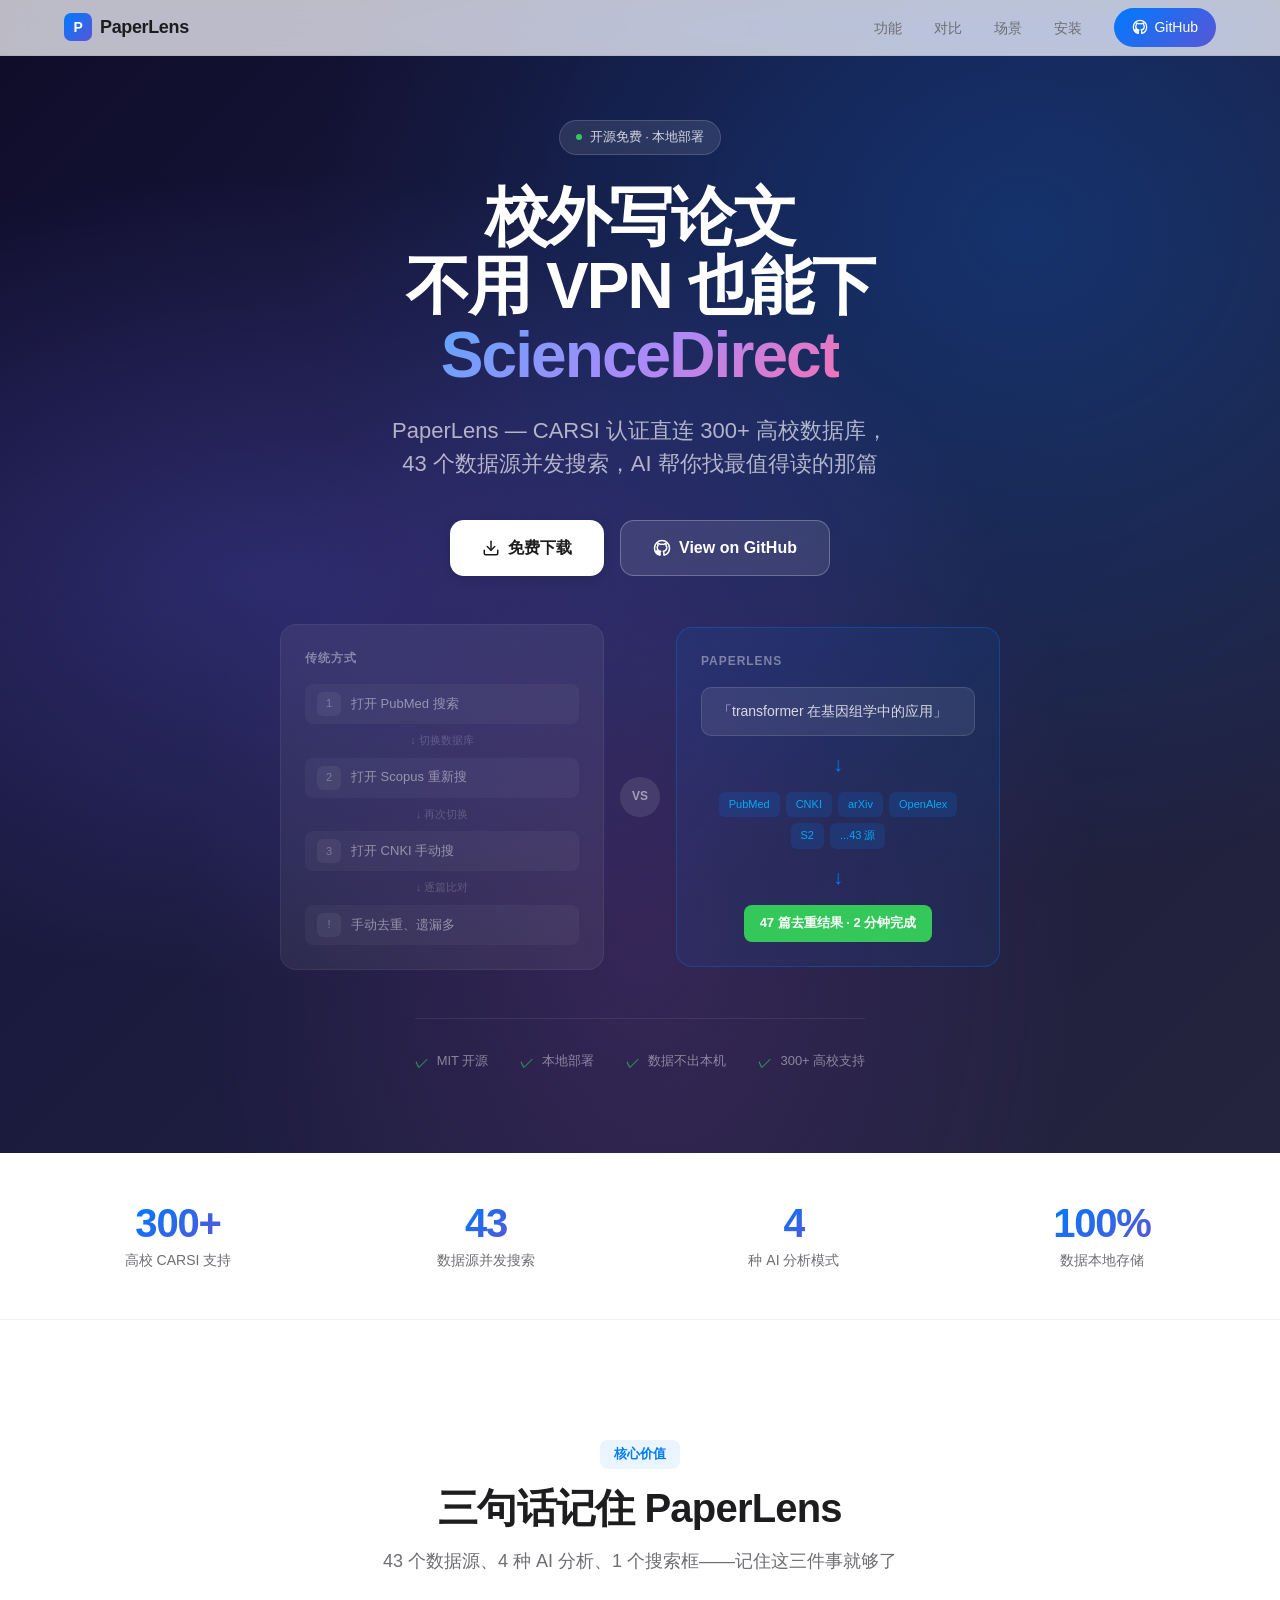
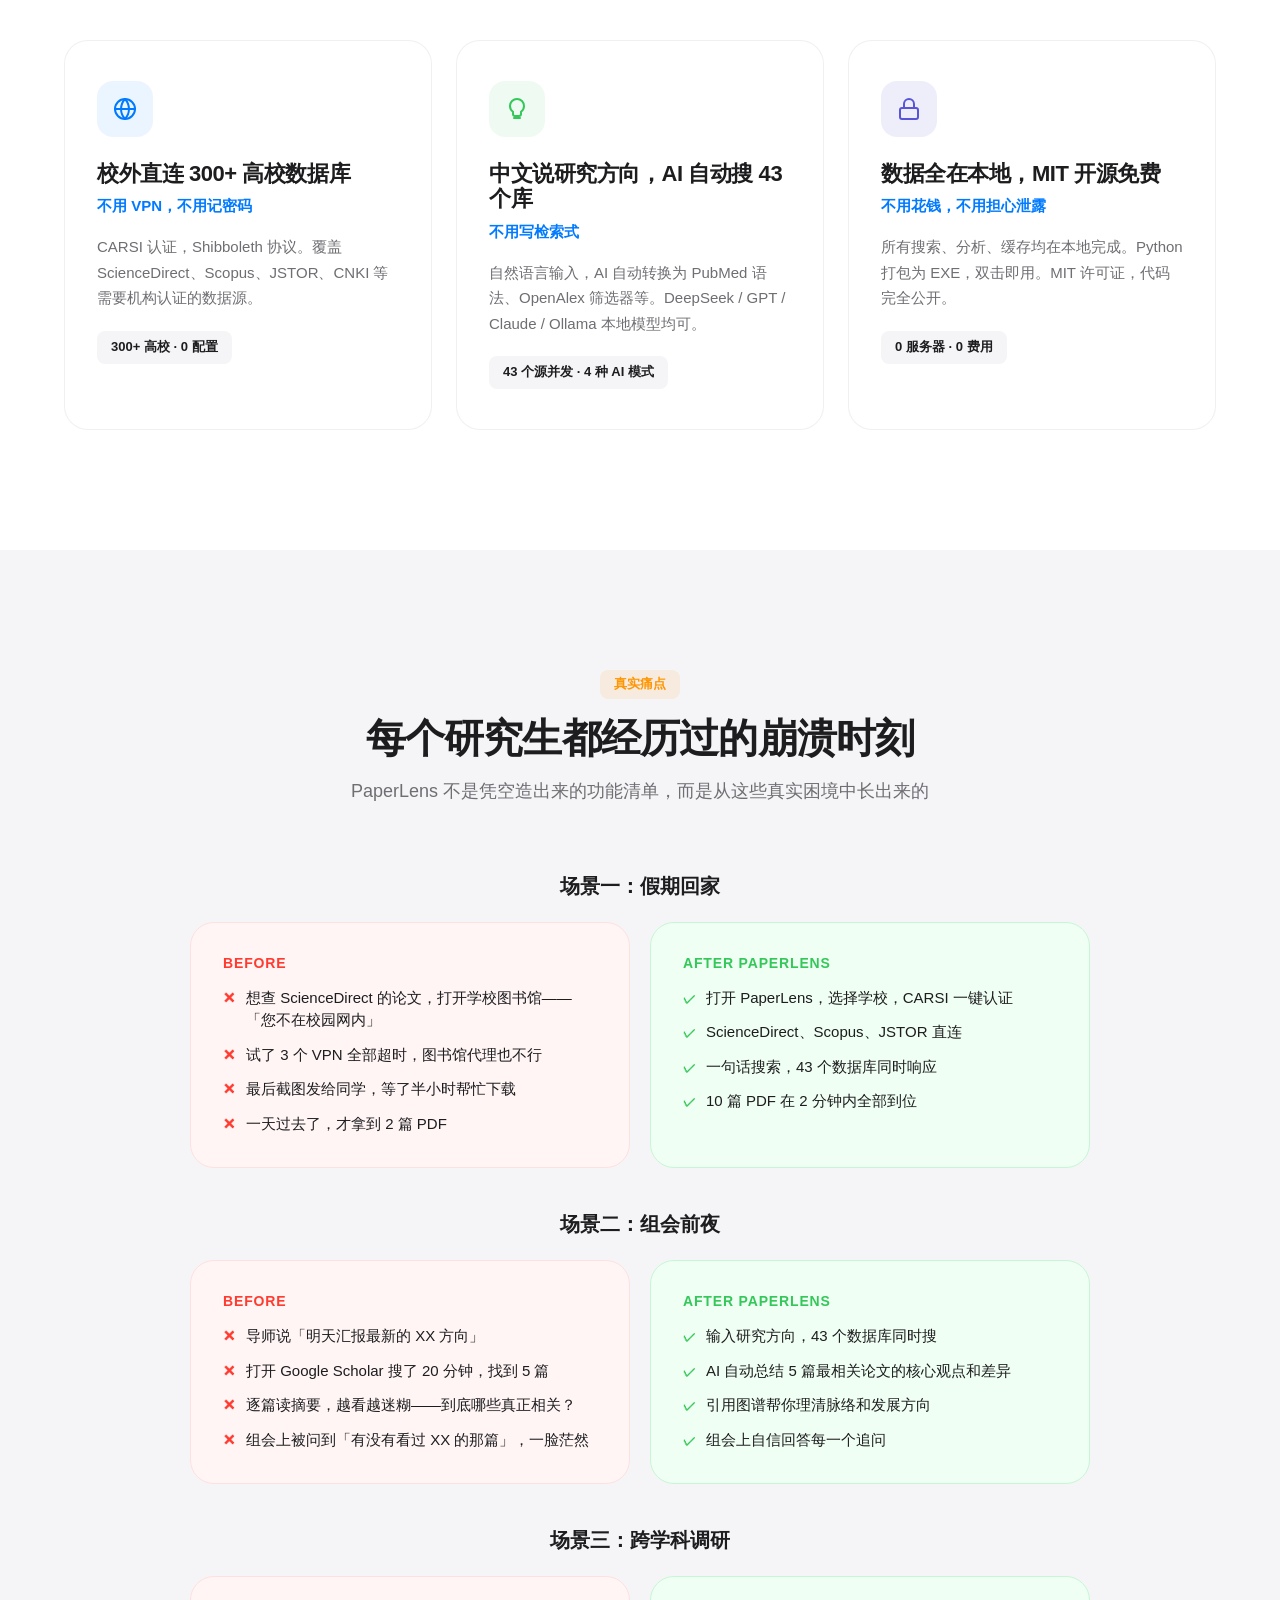
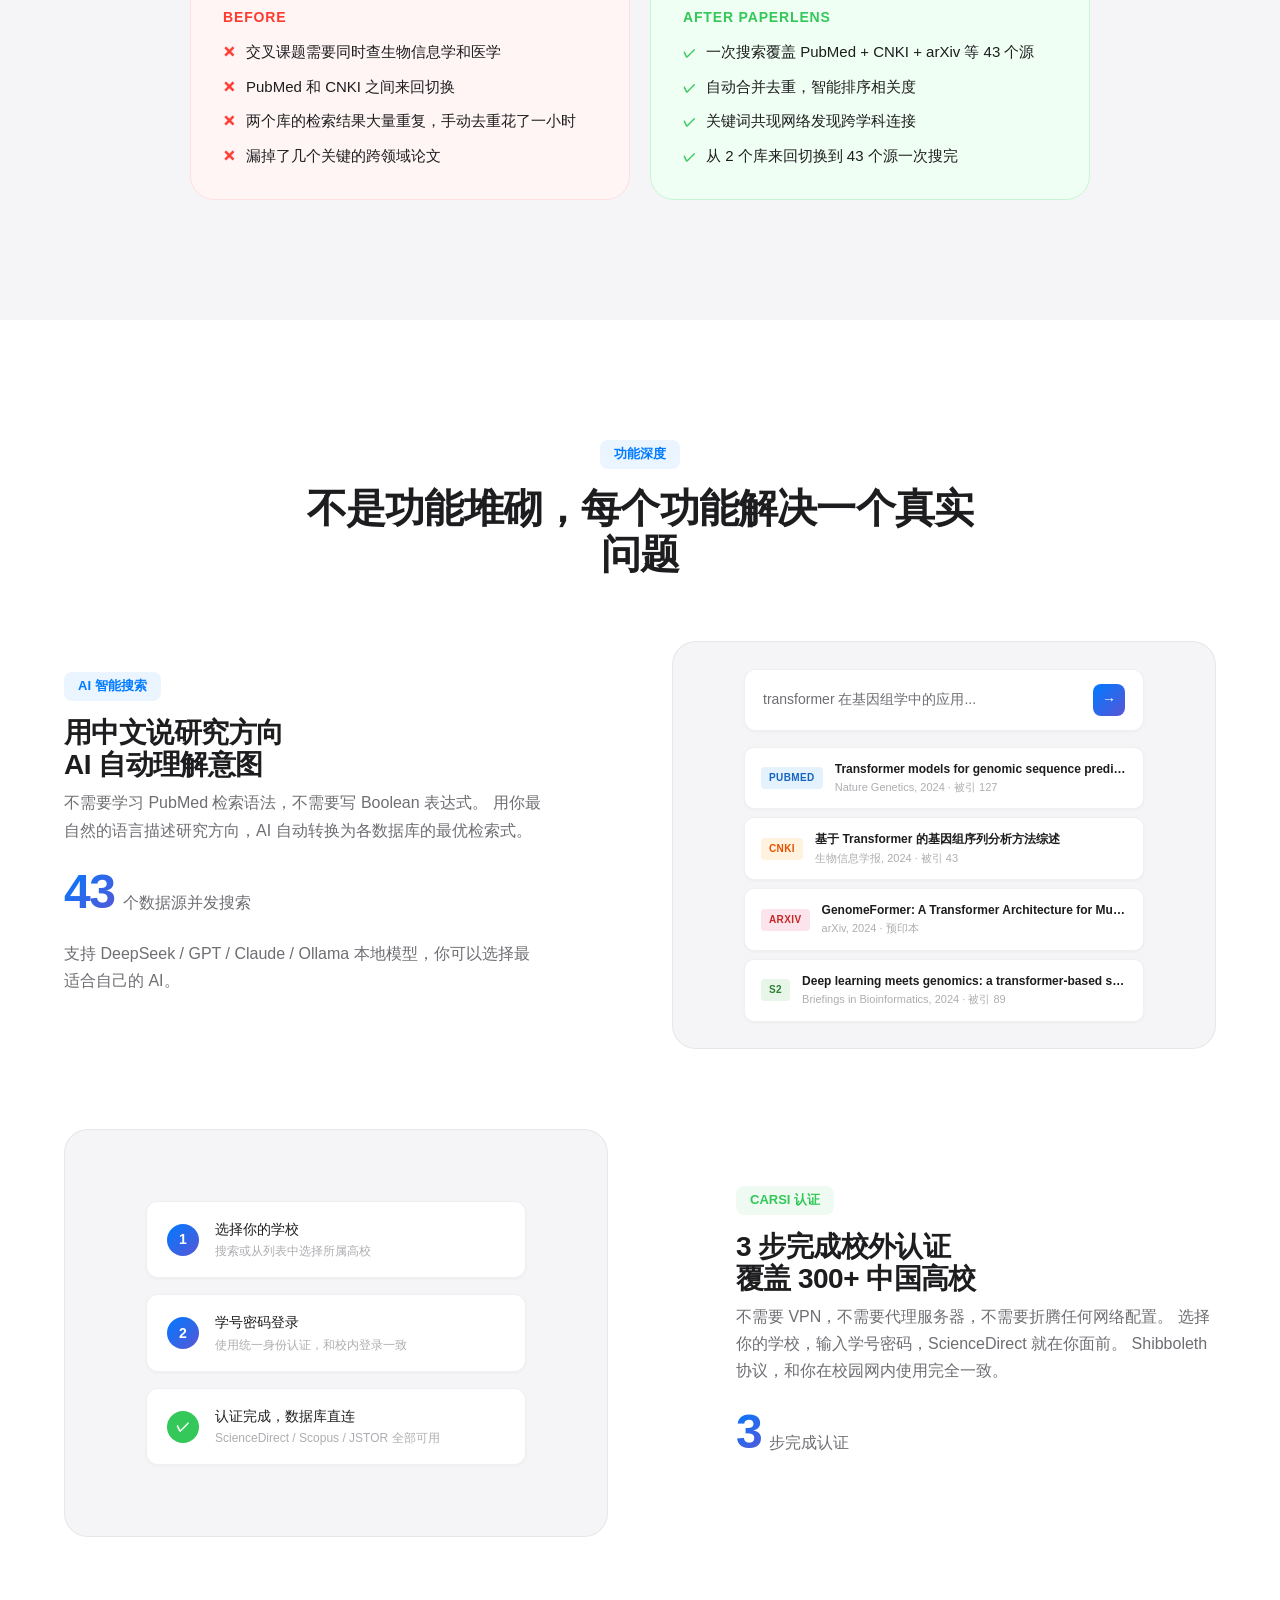
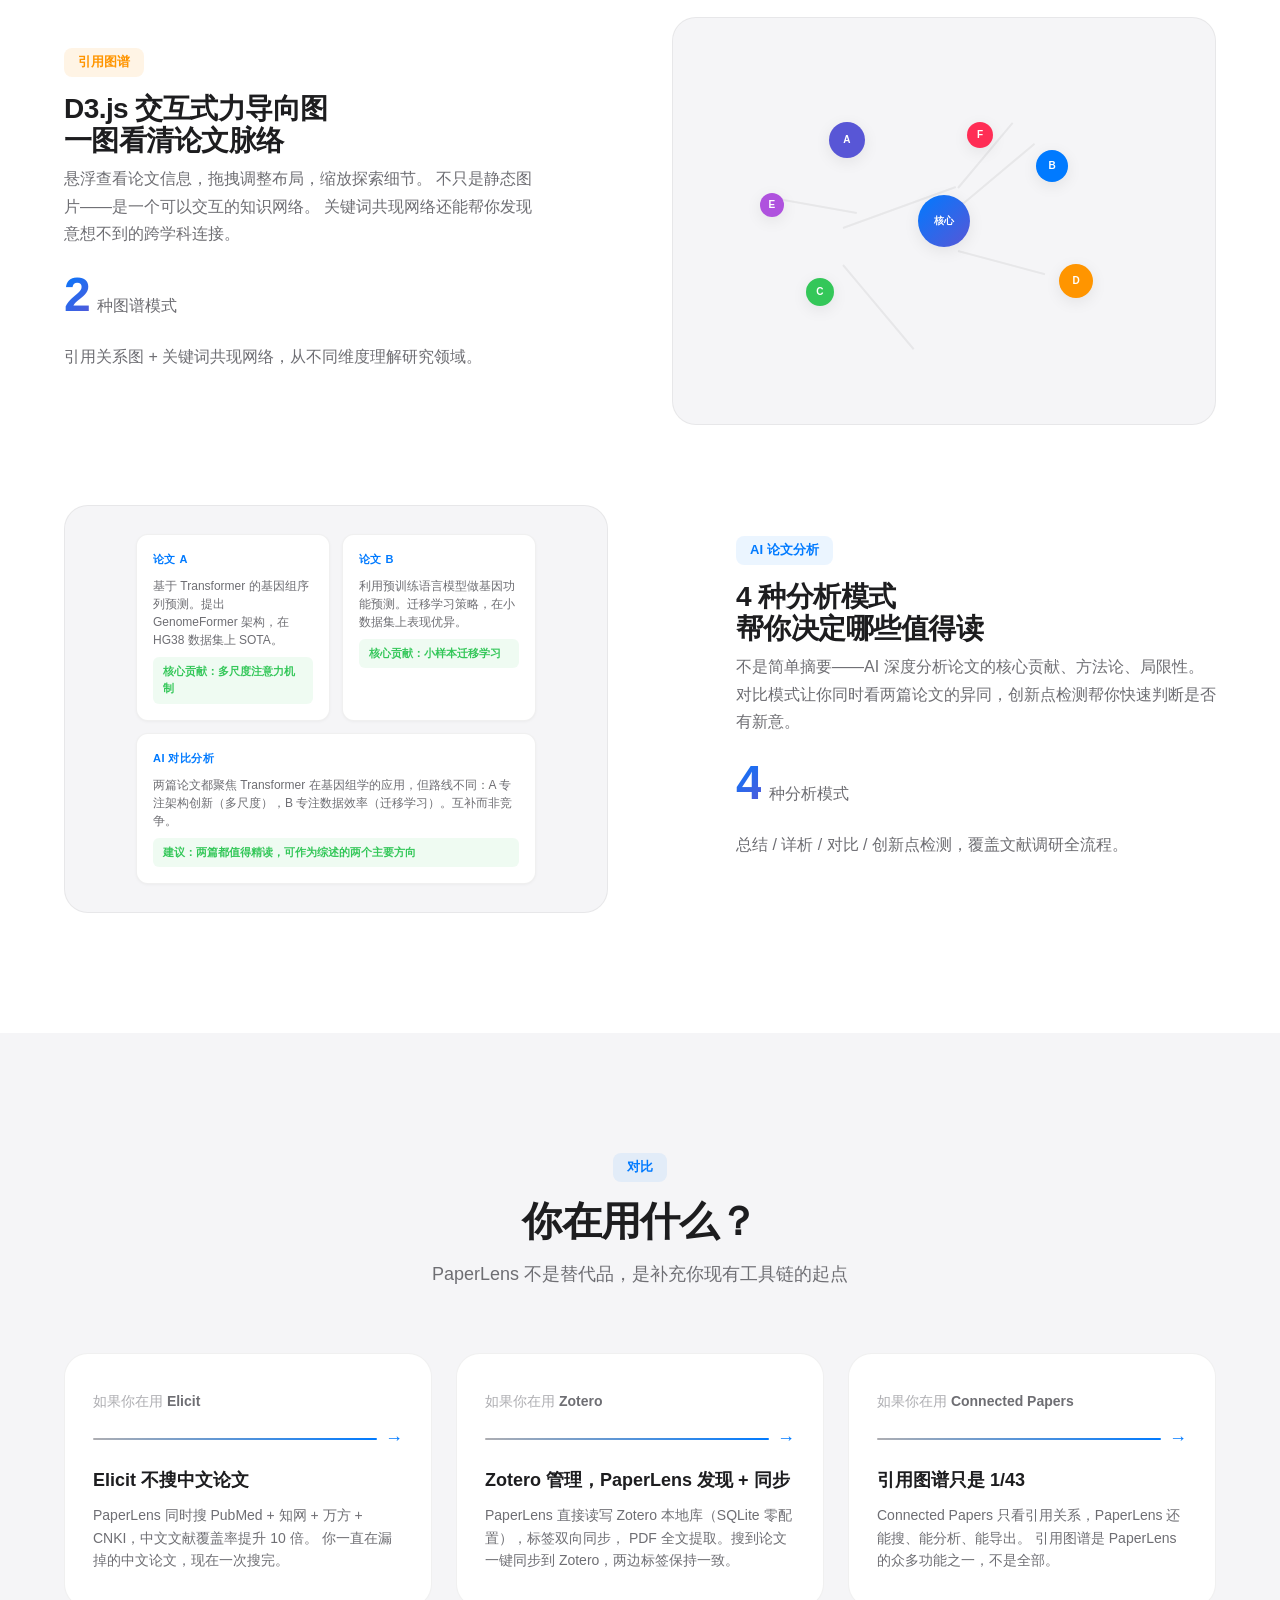
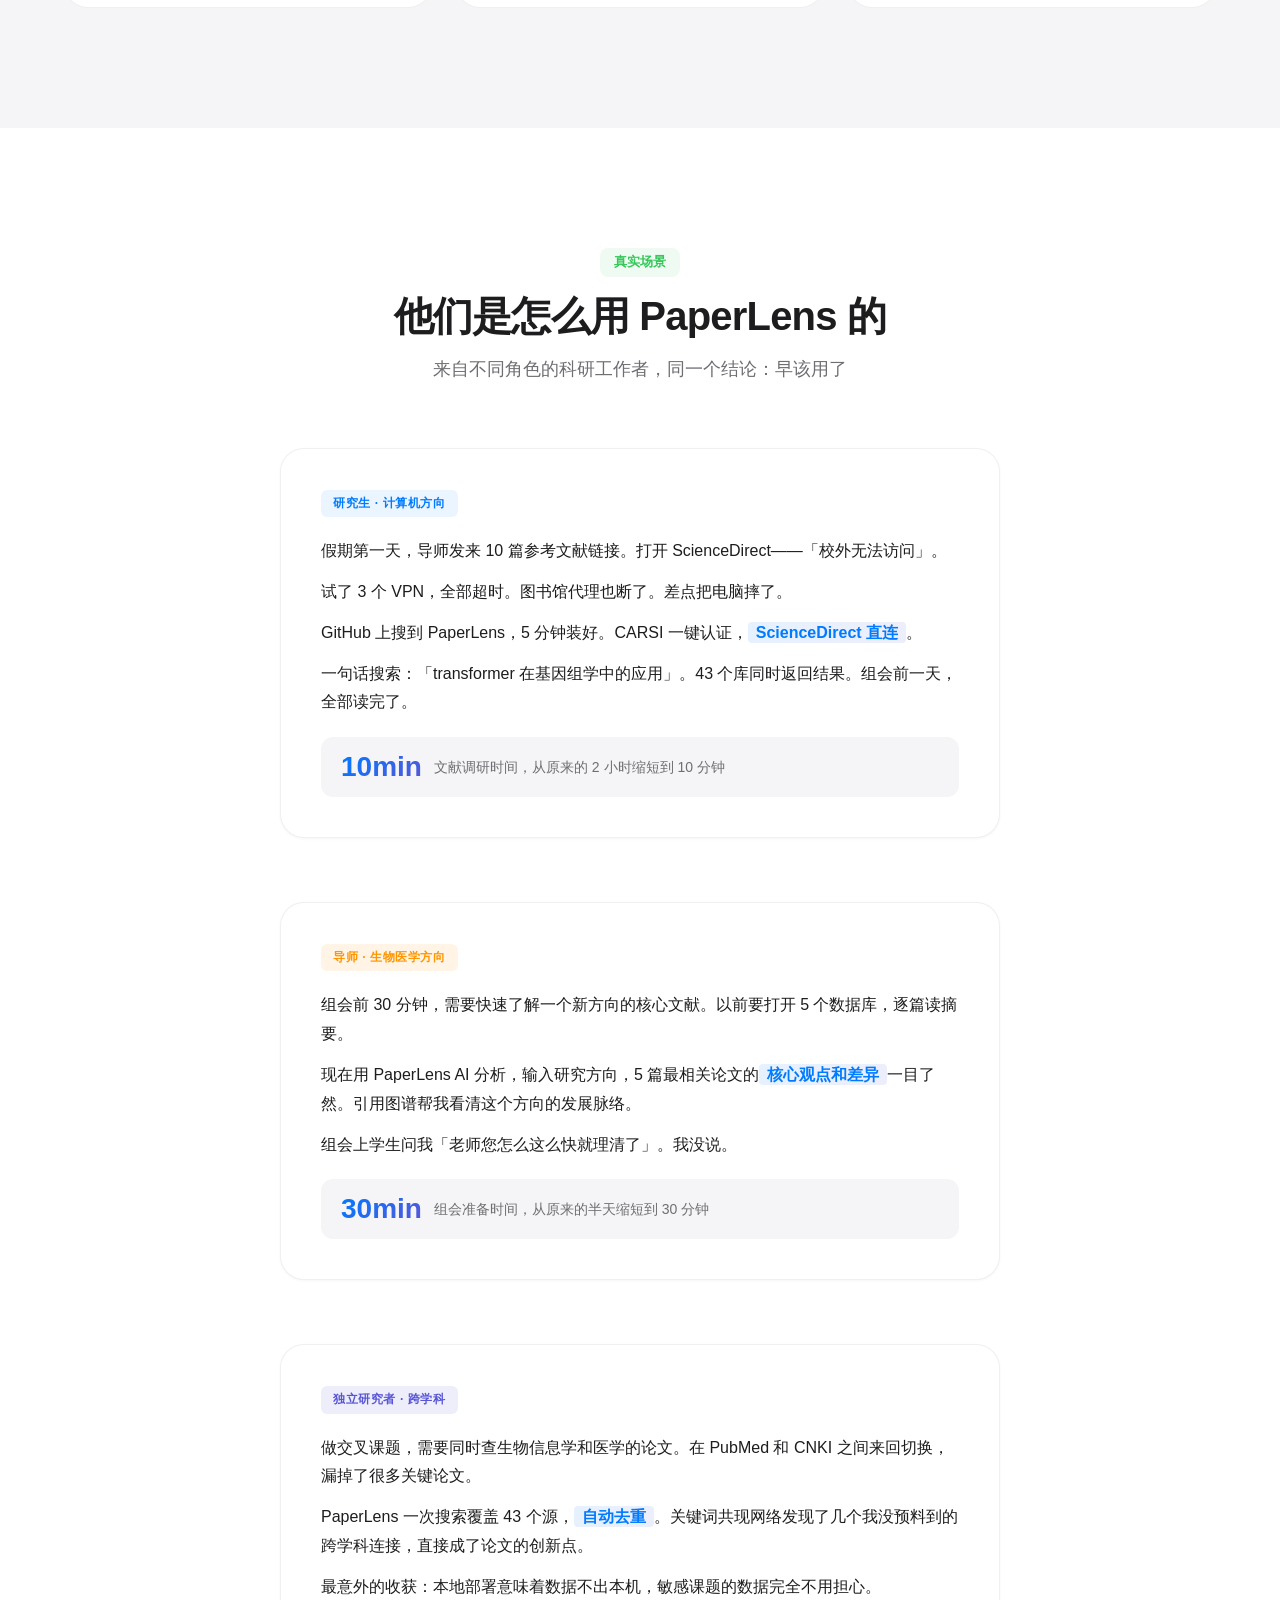
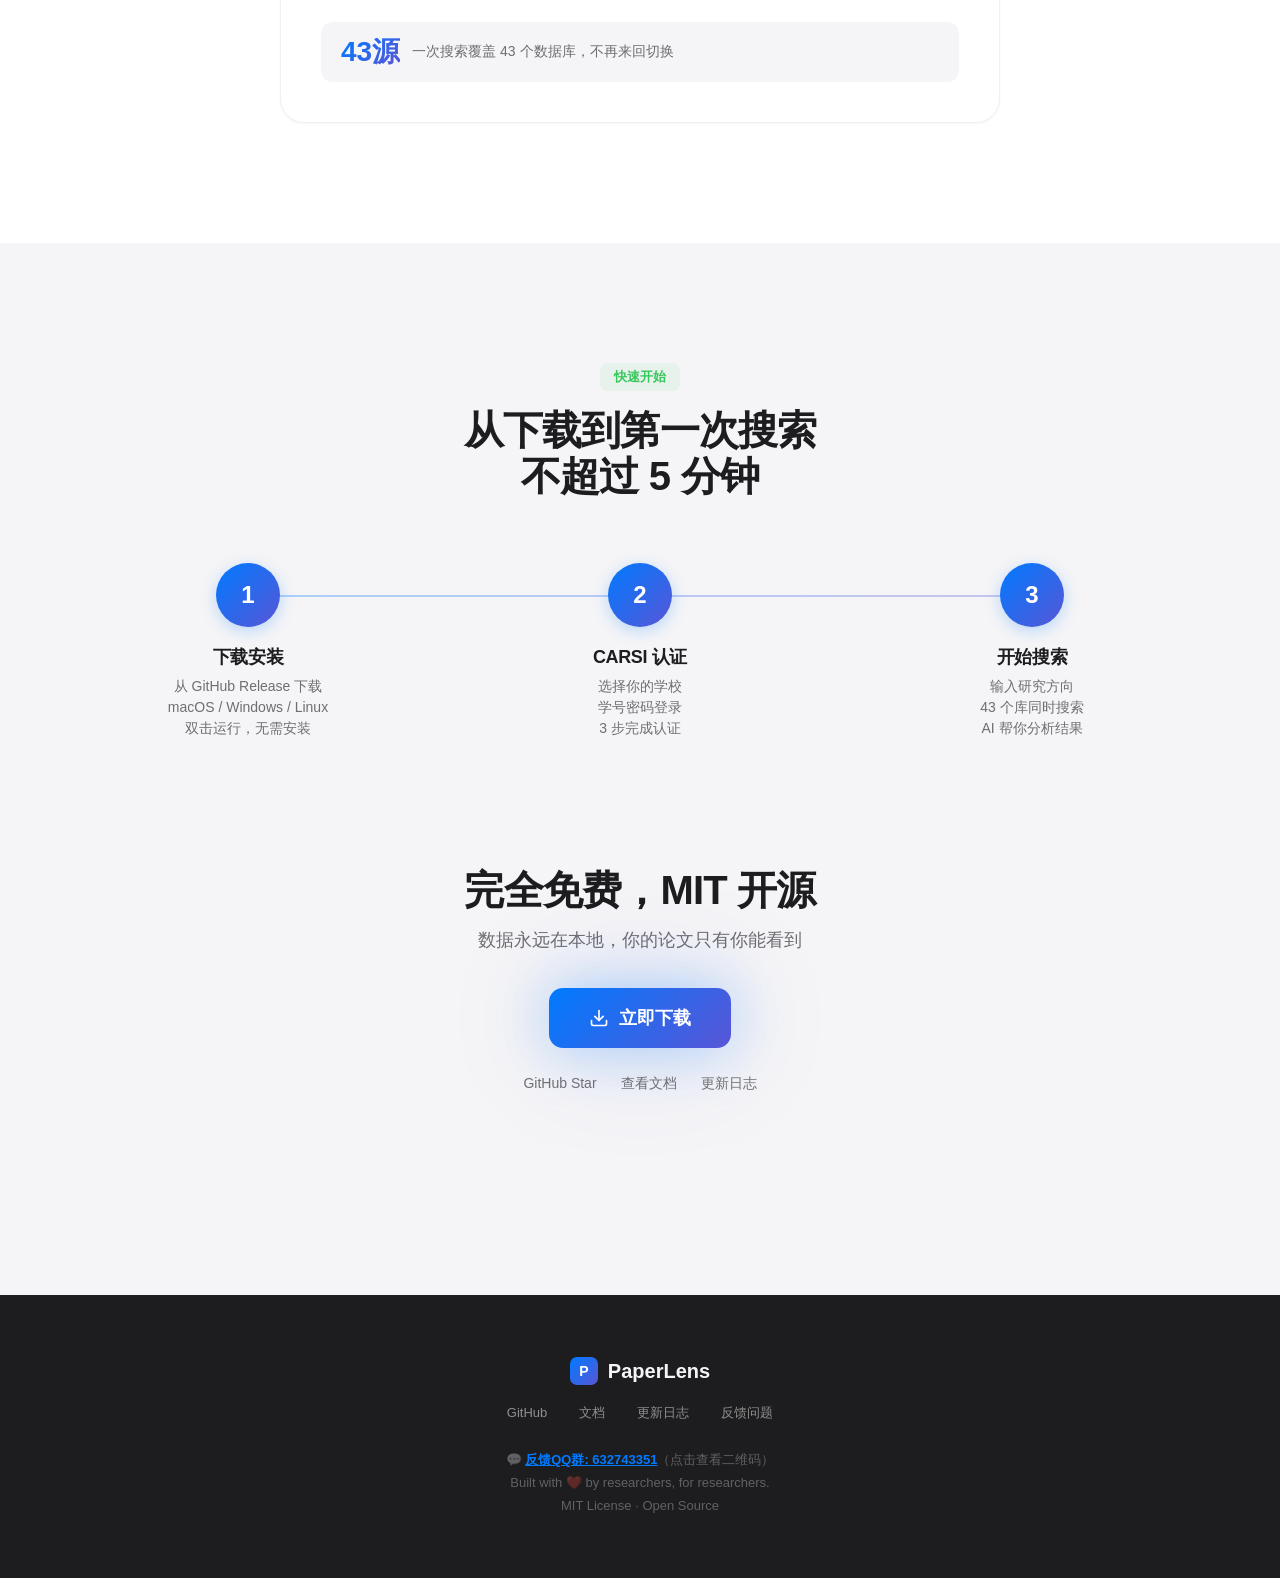
<file: promo-zh.html>
<!DOCTYPE html>
<html lang="zh-CN">
<head>
<meta charset="UTF-8">
<meta name="viewport" content="width=device-width, initial-scale=1.0">
<meta name="description" content="PaperLens — AI 驱动的科研工作台。43个数据源，液态玻璃界面，Zotero 集成，离线可用，数据不出电脑。">
<meta property="og:title" content="PaperLens — 校外写论文，不用 VPN 也能下 ScienceDirect">
<meta property="og:description" content="CARSI 认证直连 300+ 高校数据库，43 个数据源并发搜索，AI 帮你找最值得读的那篇。免费开源，数据不出本机。">
<meta property="og:type" content="website">
<meta property="og:site_name" content="PaperLens">
<meta property="og:locale" content="zh_CN">
<meta name="twitter:card" content="summary_large_image">
<meta name="twitter:title" content="PaperLens — 不用 VPN 也能下 ScienceDirect">
<meta name="twitter:description" content="CARSI 认证直连 300+ 高校数据库，43 个数据源并发搜索，免费开源。">
<title>PaperLens — 校外写论文，不用 VPN 也能下 ScienceDirect</title>
<style>
/* ========================================
   CSS Variables & Theming
   ======================================== */
:root {
  --primary: #007AFF;
  --primary-hover: #0051D5;
  --primary-light: rgba(0, 122, 255, 0.08);
  --bg: #FFFFFF;
  --surface: #F5F5F7;
  --surface-elevated: #FFFFFF;
  --text: #1D1D1F;
  --text-secondary: #6E6E73;
  --text-tertiary: #AEAEB2;
  --success: #34C759;
  --success-light: rgba(52, 199, 89, 0.08);
  --warning: #FF9500;
  --danger: #FF3B30;
  --border: rgba(0, 0, 0, 0.06);
  --shadow-sm: 0 1px 3px rgba(0, 0, 0, 0.04);
  --shadow-md: 0 4px 16px rgba(0, 0, 0, 0.08);
  --shadow-lg: 0 8px 32px rgba(0, 0, 0, 0.12);
  --shadow-xl: 0 16px 48px rgba(0, 0, 0, 0.16);
  --glass-bg: rgba(255, 255, 255, 0.72);
  --glass-border: rgba(255, 255, 255, 0.18);
  --glass-blur: saturate(180%) blur(20px);
  --hero-gradient: linear-gradient(135deg, #0F0C29 0%, #1A1A3E 40%, #24243E 100%);
  --hero-mesh: radial-gradient(ellipse at 20% 50%, rgba(88, 86, 214, 0.4) 0%, transparent 50%),
               radial-gradient(ellipse at 80% 20%, rgba(0, 122, 255, 0.3) 0%, transparent 50%),
               radial-gradient(ellipse at 50% 80%, rgba(175, 82, 222, 0.2) 0%, transparent 50%);
  --cta-gradient: linear-gradient(135deg, #007AFF 0%, #5856D6 100%);
  --cta-glow: 0 0 60px rgba(0, 122, 255, 0.3), 0 0 120px rgba(88, 86, 214, 0.15);
  --card-bg: #FFFFFF;
  --card-border: rgba(0, 0, 0, 0.06);
  --section-alt: #F5F5F7;
  --pain-bg: #FFF5F5;
  --pain-border: #FFE0E0;
  --solution-bg: #F0FFF4;
  --solution-border: #C6F6D5;
  --font: -apple-system, BlinkMacSystemFont, 'SF Pro Display', 'SF Pro Text',
          'Helvetica Neue', 'Microsoft YaHei', 'PingFang SC', 'Noto Sans SC',
          sans-serif;
  --font-mono: 'SF Mono', SFMono-Regular, Menlo, Consolas, monospace;
  --max-width: 1200px;
  --radius-sm: 8px;
  --radius-md: 16px;
  --radius-lg: 24px;
  --radius-xl: 32px;
  --transition-fast: 200ms cubic-bezier(0.25, 0.1, 0.25, 1);
  --transition-normal: 400ms cubic-bezier(0.25, 0.1, 0.25, 1);
  --transition-slow: 600ms cubic-bezier(0.25, 0.1, 0.25, 1);
}

@media (prefers-color-scheme: dark) {
  :root {
    --bg: #1C1C1E;
    --surface: #2C2C2E;
    --surface-elevated: #3A3A3C;
    --text: #F5F5F7;
    --text-secondary: #AEAEB2;
    --text-tertiary: #636366;
    --border: rgba(255, 255, 255, 0.08);
    --shadow-sm: 0 1px 3px rgba(0, 0, 0, 0.2);
    --shadow-md: 0 4px 16px rgba(0, 0, 0, 0.3);
    --shadow-lg: 0 8px 32px rgba(0, 0, 0, 0.4);
    --shadow-xl: 0 16px 48px rgba(0, 0, 0, 0.5);
    --glass-bg: rgba(44, 44, 46, 0.72);
    --glass-border: rgba(255, 255, 255, 0.1);
    --card-bg: #2C2C2E;
    --card-border: rgba(255, 255, 255, 0.06);
    --section-alt: #2C2C2E;
    --primary-light: rgba(0, 122, 255, 0.15);
    --success-light: rgba(52, 199, 89, 0.15);
    --pain-bg: rgba(255, 59, 48, 0.08);
    --pain-border: rgba(255, 59, 48, 0.2);
    --solution-bg: rgba(52, 199, 89, 0.08);
    --solution-border: rgba(52, 199, 89, 0.2);
  }
}

/* ========================================
   Reset & Base
   ======================================== */
*, *::before, *::after {
  margin: 0;
  padding: 0;
  box-sizing: border-box;
}

html {
  scroll-behavior: smooth;
  scroll-padding-top: 80px;
  -webkit-text-size-adjust: 100%;
}

body {
  font-family: var(--font);
  font-size: 16px;
  line-height: 1.6;
  color: var(--text);
  background-color: var(--bg);
  -webkit-font-smoothing: antialiased;
  -moz-osx-font-smoothing: grayscale;
  overflow-x: hidden;
}

::selection {
  background: rgba(0, 122, 255, 0.2);
  color: var(--text);
}

a {
  color: var(--primary);
  text-decoration: none;
  transition: color var(--transition-fast);
}

a:hover {
  color: var(--primary-hover);
}

img {
  max-width: 100%;
  height: auto;
}

/* ========================================
   Typography
   ======================================== */
h1, h2, h3, h4, h5, h6 {
  font-weight: 700;
  line-height: 1.15;
  letter-spacing: -0.02em;
  color: var(--text);
}

h1 { font-size: clamp(36px, 5vw, 56px); }
h2 { font-size: clamp(28px, 4vw, 40px); }
h3 { font-size: clamp(20px, 2.5vw, 28px); }
h4 { font-size: 20px; }

p {
  color: var(--text-secondary);
  line-height: 1.7;
}

/* ========================================
   Layout Utilities
   ======================================== */
.container {
  max-width: var(--max-width);
  margin: 0 auto;
  padding: 0 24px;
}

.section {
  padding: 120px 0;
}

.section-alt {
  background-color: var(--section-alt);
}

.section-dark {
  background-color: #1C1C1E;
  color: #F5F5F7;
}

.section-dark h2,
.section-dark h3,
.section-dark h4 {
  color: #F5F5F7;
}

.section-dark p {
  color: rgba(245, 245, 247, 0.7);
}

/* ========================================
   Scroll Animation
   ======================================== */
.reveal {
  opacity: 0;
  transform: translateY(24px);
  transition: opacity var(--transition-slow), transform var(--transition-slow);
}

.reveal.visible {
  opacity: 1;
  transform: translateY(0);
}

.reveal-delay-1 { transition-delay: 100ms; }
.reveal-delay-2 { transition-delay: 200ms; }
.reveal-delay-3 { transition-delay: 300ms; }
.reveal-delay-4 { transition-delay: 400ms; }

/* Hero entry animations */
.hero-title {
  opacity: 0;
  transform: translateY(30px);
  animation: heroFadeIn 0.8s cubic-bezier(0.25, 0.1, 0.25, 1) 0.1s forwards;
}

.hero-subtitle {
  opacity: 0;
  transform: translateY(20px);
  animation: heroFadeIn 0.7s cubic-bezier(0.25, 0.1, 0.25, 1) 0.3s forwards;
}

.hero-cta {
  opacity: 0;
  transform: translateY(16px);
  animation: heroFadeIn 0.6s cubic-bezier(0.25, 0.1, 0.25, 1) 0.5s forwards;
}

.hero-visual {
  opacity: 0;
  transform: translateY(24px) scale(0.98);
  animation: heroVisualIn 0.8s cubic-bezier(0.25, 0.1, 0.25, 1) 0.7s forwards;
}

.hero-trust {
  opacity: 0;
  animation: heroFadeIn 0.6s cubic-bezier(0.25, 0.1, 0.25, 1) 1s forwards;
}

@keyframes heroFadeIn {
  to {
    opacity: 1;
    transform: translateY(0);
  }
}

@keyframes heroVisualIn {
  to {
    opacity: 1;
    transform: translateY(0) scale(1);
  }
}

/* Counter animation */
@keyframes countUp {
  from { opacity: 0; transform: translateY(12px); }
  to { opacity: 1; transform: translateY(0); }
}

/* ========================================
   Navigation
   ======================================== */
.nav {
  position: fixed;
  top: 0;
  left: 0;
  right: 0;
  z-index: 1000;
  height: 56px;
  display: flex;
  align-items: center;
  backdrop-filter: var(--glass-blur);
  -webkit-backdrop-filter: var(--glass-blur);
  background: var(--glass-bg);
  border-bottom: 0.5px solid var(--border);
  transition: all var(--transition-normal);
}

.nav-inner {
  max-width: var(--max-width);
  margin: 0 auto;
  padding: 0 24px;
  width: 100%;
  display: flex;
  align-items: center;
  justify-content: space-between;
}

.nav-logo {
  font-size: 18px;
  font-weight: 700;
  letter-spacing: -0.02em;
  color: var(--text);
  display: flex;
  align-items: center;
  gap: 8px;
}

.nav-logo-icon {
  width: 28px;
  height: 28px;
  background: var(--cta-gradient);
  border-radius: 7px;
  display: flex;
  align-items: center;
  justify-content: center;
  color: white;
  font-size: 14px;
  font-weight: 800;
}

.nav-links {
  display: flex;
  align-items: center;
  gap: 32px;
  list-style: none;
}

.nav-links a {
  font-size: 14px;
  font-weight: 500;
  color: var(--text-secondary);
  transition: color var(--transition-fast);
}

.nav-links a:hover {
  color: var(--text);
}

.nav-cta {
  display: inline-flex;
  align-items: center;
  gap: 6px;
  padding: 8px 18px;
  background: var(--cta-gradient);
  color: white !important;
  border-radius: 20px;
  font-size: 13px;
  font-weight: 600;
  transition: transform var(--transition-fast), box-shadow var(--transition-fast);
}

.nav-cta:hover {
  transform: scale(1.03);
  box-shadow: 0 4px 12px rgba(0, 122, 255, 0.3);
}

.nav-mobile-toggle {
  display: none;
  background: none;
  border: none;
  color: var(--text);
  font-size: 24px;
  cursor: pointer;
  padding: 4px;
}

@media (max-width: 768px) {
  .nav-links {
    display: none;
    position: absolute;
    top: 56px;
    left: 0;
    right: 0;
    flex-direction: column;
    background: var(--glass-bg);
    backdrop-filter: var(--glass-blur);
    -webkit-backdrop-filter: var(--glass-blur);
    border-bottom: 0.5px solid var(--border);
    padding: 16px 24px;
    gap: 16px;
  }

  .nav-links.open {
    display: flex;
  }

  .nav-mobile-toggle {
    display: block;
  }
}

/* ========================================
   Hero Section
   ======================================== */
.hero {
  position: relative;
  min-height: 100vh;
  display: flex;
  flex-direction: column;
  justify-content: center;
  align-items: center;
  background: var(--hero-gradient);
  overflow: hidden;
  padding: 120px 24px 80px;
}

.hero::before {
  content: '';
  position: absolute;
  inset: 0;
  background: var(--hero-mesh);
  opacity: 0.8;
}

.hero-content {
  position: relative;
  z-index: 1;
  text-align: center;
  max-width: 820px;
}

.hero-badge {
  display: inline-flex;
  align-items: center;
  gap: 8px;
  padding: 6px 16px;
  border-radius: 20px;
  background: rgba(255, 255, 255, 0.1);
  border: 1px solid rgba(255, 255, 255, 0.15);
  color: rgba(255, 255, 255, 0.8);
  font-size: 13px;
  font-weight: 500;
  margin-bottom: 28px;
  backdrop-filter: blur(10px);
  -webkit-backdrop-filter: blur(10px);
}

.hero-badge-dot {
  width: 6px;
  height: 6px;
  border-radius: 50%;
  background: var(--success);
  animation: pulse 2s ease-in-out infinite;
}

@keyframes pulse {
  0%, 100% { opacity: 1; }
  50% { opacity: 0.4; }
}

.hero h1 {
  color: #FFFFFF;
  font-size: clamp(38px, 6vw, 64px);
  font-weight: 700;
  letter-spacing: -0.03em;
  line-height: 1.08;
  margin-bottom: 24px;
}

.hero h1 .gradient-text {
  background: linear-gradient(135deg, #60A5FA, #A78BFA, #F472B6);
  -webkit-background-clip: text;
  background-clip: text;
  -webkit-text-fill-color: transparent;
}

.hero-subtitle {
  font-size: clamp(17px, 2.5vw, 22px);
  color: rgba(255, 255, 255, 0.65);
  font-weight: 400;
  line-height: 1.5;
  max-width: 600px;
  margin: 0 auto 40px;
}

.hero-cta-group {
  display: flex;
  gap: 16px;
  justify-content: center;
  flex-wrap: wrap;
  margin-bottom: 48px;
}

.btn {
  display: inline-flex;
  align-items: center;
  gap: 8px;
  padding: 14px 32px;
  border-radius: 14px;
  font-size: 16px;
  font-weight: 600;
  font-family: var(--font);
  cursor: pointer;
  transition: all var(--transition-fast);
  border: none;
  text-decoration: none;
}

.btn:active {
  transform: scale(0.97);
}

.btn-primary {
  background: #FFFFFF;
  color: #1C1C1E;
  box-shadow: 0 2px 12px rgba(0, 0, 0, 0.15);
}

.btn-primary:hover {
  transform: scale(1.02);
  box-shadow: 0 4px 20px rgba(0, 0, 0, 0.2);
  color: #1C1C1E;
}

.btn-secondary {
  background: rgba(255, 255, 255, 0.1);
  color: #FFFFFF;
  border: 1.5px solid rgba(255, 255, 255, 0.25);
  backdrop-filter: blur(10px);
  -webkit-backdrop-filter: blur(10px);
}

.btn-secondary:hover {
  background: rgba(255, 255, 255, 0.18);
  color: #FFFFFF;
  transform: scale(1.02);
}

/* Hero Visual — Search Flow Comparison */
.hero-visual-wrapper {
  position: relative;
  z-index: 1;
  max-width: 720px;
  margin: 0 auto;
}

.search-compare {
  display: grid;
  grid-template-columns: 1fr auto 1fr;
  gap: 16px;
  align-items: center;
}

.compare-card {
  background: rgba(255, 255, 255, 0.06);
  border: 1px solid rgba(255, 255, 255, 0.1);
  border-radius: var(--radius-md);
  padding: 24px;
  backdrop-filter: blur(12px);
  -webkit-backdrop-filter: blur(12px);
}

.compare-card-label {
  font-size: 12px;
  font-weight: 600;
  text-transform: uppercase;
  letter-spacing: 0.08em;
  color: rgba(255, 255, 255, 0.4);
  margin-bottom: 16px;
}

.compare-old {
  border-color: rgba(255, 255, 255, 0.06);
}

.flow-old {
  display: flex;
  flex-direction: column;
  gap: 8px;
}

.flow-old-step {
  display: flex;
  align-items: center;
  gap: 10px;
  padding: 8px 12px;
  background: rgba(255, 255, 255, 0.04);
  border-radius: 8px;
  font-size: 13px;
  color: rgba(255, 255, 255, 0.45);
}

.flow-old-step-icon {
  width: 24px;
  height: 24px;
  border-radius: 6px;
  background: rgba(255, 255, 255, 0.06);
  display: flex;
  align-items: center;
  justify-content: center;
  font-size: 11px;
  flex-shrink: 0;
  color: rgba(255, 255, 255, 0.3);
}

.flow-old-step-arrow {
  text-align: center;
  color: rgba(255, 255, 255, 0.2);
  font-size: 11px;
}

.compare-new {
  border-color: rgba(0, 122, 255, 0.3);
  background: rgba(0, 122, 255, 0.08);
}

.flow-new {
  display: flex;
  flex-direction: column;
  gap: 12px;
  align-items: center;
}

.flow-new-input {
  width: 100%;
  padding: 12px 16px;
  background: rgba(255, 255, 255, 0.08);
  border: 1px solid rgba(255, 255, 255, 0.12);
  border-radius: 10px;
  color: rgba(255, 255, 255, 0.8);
  font-size: 14px;
  text-align: left;
}

.flow-new-arrow {
  font-size: 20px;
  color: var(--primary);
}

.flow-new-sources {
  display: flex;
  gap: 6px;
  flex-wrap: wrap;
  justify-content: center;
}

.flow-new-source {
  padding: 4px 10px;
  background: rgba(0, 122, 255, 0.15);
  border-radius: 6px;
  font-size: 11px;
  font-weight: 500;
  color: rgba(0, 182, 255, 0.9);
}

.flow-new-result {
  padding: 8px 16px;
  background: var(--success);
  border-radius: 8px;
  font-size: 13px;
  font-weight: 600;
  color: #FFFFFF;
}

.compare-vs {
  width: 40px;
  height: 40px;
  border-radius: 50%;
  background: rgba(255, 255, 255, 0.1);
  display: flex;
  align-items: center;
  justify-content: center;
  font-size: 12px;
  font-weight: 700;
  color: rgba(255, 255, 255, 0.5);
  flex-shrink: 0;
}

/* Hero Trust Bar */
.hero-trust-bar {
  position: relative;
  z-index: 1;
  display: flex;
  justify-content: center;
  gap: 32px;
  flex-wrap: wrap;
  margin-top: 48px;
  padding-top: 32px;
  border-top: 1px solid rgba(255, 255, 255, 0.08);
}

.hero-trust-item {
  display: flex;
  align-items: center;
  gap: 8px;
  font-size: 13px;
  color: rgba(255, 255, 255, 0.45);
  font-weight: 500;
}

.hero-trust-check {
  color: var(--success);
  font-size: 14px;
}

@media (max-width: 768px) {
  .search-compare {
    grid-template-columns: 1fr;
  }

  .compare-vs {
    margin: 0 auto;
  }

  .hero {
    padding: 100px 20px 60px;
    min-height: auto;
  }

  .hero-cta-group {
    flex-direction: column;
    align-items: center;
  }

  .btn {
    width: 100%;
    max-width: 300px;
    justify-content: center;
  }
}

/* ========================================
   Stats Bar
   ======================================== */
.stats-bar {
  background: var(--bg);
  border-bottom: 1px solid var(--border);
  padding: 48px 24px;
}

.stats-grid {
  max-width: var(--max-width);
  margin: 0 auto;
  display: grid;
  grid-template-columns: repeat(4, 1fr);
  gap: 32px;
  text-align: center;
}

.stat-item {
  display: flex;
  flex-direction: column;
  align-items: center;
  gap: 4px;
}

.stat-number {
  font-size: clamp(28px, 4vw, 40px);
  font-weight: 700;
  letter-spacing: -0.03em;
  background: var(--cta-gradient);
  -webkit-background-clip: text;
  background-clip: text;
  -webkit-text-fill-color: transparent;
  line-height: 1.1;
}

.stat-label {
  font-size: 14px;
  color: var(--text-secondary);
  font-weight: 500;
}

@media (max-width: 768px) {
  .stats-grid {
    grid-template-columns: repeat(2, 1fr);
    gap: 24px;
  }
}

/* ========================================
   Section Header
   ======================================== */
.section-header {
  text-align: center;
  max-width: 680px;
  margin: 0 auto 64px;
}

.section-header h2 {
  margin-bottom: 16px;
}

.section-header p {
  font-size: 18px;
  color: var(--text-secondary);
  line-height: 1.6;
}

.section-tag {
  display: inline-block;
  padding: 4px 14px;
  border-radius: 8px;
  font-size: 13px;
  font-weight: 600;
  margin-bottom: 16px;
}

.section-tag-blue {
  background: var(--primary-light);
  color: var(--primary);
}

.section-tag-green {
  background: var(--success-light);
  color: var(--success);
}

.section-tag-orange {
  background: rgba(255, 149, 0, 0.1);
  color: var(--warning);
}

/* ========================================
   Three Pillars
   ======================================== */
.pillars-grid {
  display: grid;
  grid-template-columns: repeat(3, 1fr);
  gap: 24px;
}

.pillar-card {
  background: var(--card-bg);
  border: 1px solid var(--card-border);
  border-radius: var(--radius-lg);
  padding: 40px 32px;
  transition: transform var(--transition-fast), box-shadow var(--transition-fast);
  position: relative;
  overflow: hidden;
}

.pillar-card::before {
  content: '';
  position: absolute;
  top: 0;
  left: 0;
  right: 0;
  height: 3px;
  background: var(--cta-gradient);
  opacity: 0;
  transition: opacity var(--transition-fast);
}

.pillar-card:hover {
  transform: translateY(-4px);
  box-shadow: var(--shadow-lg);
}

.pillar-card:hover::before {
  opacity: 1;
}

.pillar-icon {
  width: 56px;
  height: 56px;
  border-radius: 16px;
  display: flex;
  align-items: center;
  justify-content: center;
  font-size: 28px;
  margin-bottom: 24px;
}

.pillar-icon-blue {
  background: var(--primary-light);
  color: var(--primary);
}

.pillar-icon-green {
  background: var(--success-light);
  color: var(--success);
}

.pillar-icon-purple {
  background: rgba(88, 86, 214, 0.1);
  color: #5856D6;
}

.pillar-card h3 {
  font-size: 22px;
  margin-bottom: 8px;
  font-weight: 700;
}

.pillar-card .pillar-subtitle {
  font-size: 15px;
  color: var(--primary);
  font-weight: 600;
  margin-bottom: 16px;
}

.pillar-card p {
  font-size: 15px;
  line-height: 1.7;
  color: var(--text-secondary);
}

.pillar-metric {
  display: inline-block;
  margin-top: 20px;
  padding: 6px 14px;
  background: var(--surface);
  border-radius: 8px;
  font-size: 13px;
  font-weight: 600;
  color: var(--text);
}

@media (max-width: 768px) {
  .pillars-grid {
    grid-template-columns: 1fr;
    gap: 16px;
  }

  .pillar-card {
    padding: 32px 24px;
  }
}

/* ========================================
   Pain-Solution Section
   ======================================== */
.pain-solution-grid {
  display: grid;
  grid-template-columns: 1fr 1fr;
  gap: 20px;
  max-width: 900px;
  margin: 0 auto;
}

.pain-card, .solution-card {
  border-radius: var(--radius-lg);
  padding: 32px;
}

.pain-card {
  background: var(--pain-bg);
  border: 1px solid var(--pain-border);
}

.solution-card {
  background: var(--solution-bg);
  border: 1px solid var(--solution-border);
}

.pain-card h4, .solution-card h4 {
  font-size: 14px;
  font-weight: 600;
  text-transform: uppercase;
  letter-spacing: 0.06em;
  margin-bottom: 16px;
}

.pain-card h4 {
  color: var(--danger);
}

.solution-card h4 {
  color: var(--success);
}

.pain-list, .solution-list {
  list-style: none;
  display: flex;
  flex-direction: column;
  gap: 12px;
}

.pain-list li, .solution-list li {
  display: flex;
  align-items: flex-start;
  gap: 10px;
  font-size: 15px;
  line-height: 1.5;
  color: var(--text);
}

.pain-list li::before {
  content: '✕';
  color: var(--danger);
  font-weight: 700;
  font-size: 13px;
  flex-shrink: 0;
  margin-top: 2px;
}

.solution-list li::before {
  content: '✓';
  color: var(--success);
  font-weight: 700;
  font-size: 13px;
  flex-shrink: 0;
  margin-top: 2px;
}

.pain-scenario {
  margin-bottom: 40px;
}

.pain-scenario:last-child {
  margin-bottom: 0;
}

.pain-scenario-title {
  font-size: 20px;
  font-weight: 700;
  margin-bottom: 20px;
  text-align: center;
}

@media (max-width: 768px) {
  .pain-solution-grid {
    grid-template-columns: 1fr;
  }
}

/* ========================================
   Feature Showcase
   ======================================== */
.feature-block {
  display: grid;
  grid-template-columns: 1fr 1fr;
  gap: 64px;
  align-items: center;
  margin-bottom: 80px;
}

.feature-block:last-child {
  margin-bottom: 0;
}

.feature-block.reverse {
  direction: rtl;
}

.feature-block.reverse > * {
  direction: ltr;
}

.feature-text {
  max-width: 480px;
}

.feature-text h3 {
  margin-bottom: 8px;
}

.feature-text .feature-desc {
  font-size: 16px;
  color: var(--text-secondary);
  line-height: 1.7;
  margin-bottom: 24px;
}

.feature-metric-big {
  display: flex;
  align-items: baseline;
  gap: 8px;
  margin-bottom: 24px;
}

.feature-metric-number {
  font-size: 48px;
  font-weight: 700;
  letter-spacing: -0.03em;
  background: var(--cta-gradient);
  -webkit-background-clip: text;
  background-clip: text;
  -webkit-text-fill-color: transparent;
  line-height: 1;
}

.feature-metric-unit {
  font-size: 16px;
  color: var(--text-secondary);
  font-weight: 500;
}

.feature-visual {
  background: var(--surface);
  border-radius: var(--radius-lg);
  border: 1px solid var(--border);
  overflow: hidden;
  position: relative;
  aspect-ratio: 4 / 3;
  display: flex;
  align-items: center;
  justify-content: center;
}

/* Feature Mockup: AI Search */
.mockup-search {
  width: 85%;
  max-width: 400px;
}

.mockup-search-bar {
  display: flex;
  align-items: center;
  gap: 10px;
  padding: 14px 18px;
  background: var(--card-bg);
  border: 1px solid var(--border);
  border-radius: 12px;
  margin-bottom: 16px;
  box-shadow: var(--shadow-sm);
}

.mockup-search-bar span {
  font-size: 14px;
  color: var(--text-secondary);
  flex: 1;
}

.mockup-search-btn {
  width: 32px;
  height: 32px;
  border-radius: 8px;
  background: var(--cta-gradient);
  display: flex;
  align-items: center;
  justify-content: center;
  color: white;
  font-size: 14px;
}

.mockup-results {
  display: flex;
  flex-direction: column;
  gap: 8px;
}

.mockup-result {
  display: flex;
  align-items: center;
  gap: 12px;
  padding: 12px 16px;
  background: var(--card-bg);
  border: 1px solid var(--border);
  border-radius: 10px;
  box-shadow: var(--shadow-sm);
}

.mockup-result-source {
  padding: 3px 8px;
  border-radius: 4px;
  font-size: 10px;
  font-weight: 700;
  text-transform: uppercase;
  letter-spacing: 0.04em;
  flex-shrink: 0;
}

.source-pubmed { background: #E3F2FD; color: #1565C0; }
.source-cnki { background: #FFF3E0; color: #E65100; }
.source-arxiv { background: #FCE4EC; color: #C62828; }
.source-s2 { background: #E8F5E9; color: #2E7D32; }

.mockup-result-text {
  flex: 1;
  min-width: 0;
}

.mockup-result-title {
  font-size: 12px;
  font-weight: 600;
  color: var(--text);
  white-space: nowrap;
  overflow: hidden;
  text-overflow: ellipsis;
}

.mockup-result-meta {
  font-size: 11px;
  color: var(--text-tertiary);
}

/* Feature Mockup: CARSI */
.mockup-carsi {
  width: 85%;
  max-width: 380px;
  display: flex;
  flex-direction: column;
  gap: 16px;
}

.mockup-carsi-step {
  display: flex;
  align-items: center;
  gap: 16px;
  padding: 16px 20px;
  background: var(--card-bg);
  border: 1px solid var(--border);
  border-radius: 12px;
  box-shadow: var(--shadow-sm);
}

.mockup-carsi-num {
  width: 32px;
  height: 32px;
  border-radius: 50%;
  background: var(--cta-gradient);
  color: white;
  display: flex;
  align-items: center;
  justify-content: center;
  font-size: 14px;
  font-weight: 700;
  flex-shrink: 0;
}

.mockup-carsi-num.done {
  background: var(--success);
}

.mockup-carsi-text {
  font-size: 14px;
  font-weight: 500;
  color: var(--text);
}

.mockup-carsi-text small {
  display: block;
  font-size: 12px;
  color: var(--text-tertiary);
  font-weight: 400;
  margin-top: 2px;
}

/* Feature Mockup: Citation Graph */
.mockup-graph {
  width: 85%;
  height: 70%;
  position: relative;
}

.graph-node {
  position: absolute;
  border-radius: 50%;
  display: flex;
  align-items: center;
  justify-content: center;
  font-size: 10px;
  font-weight: 700;
  color: white;
  box-shadow: var(--shadow-md);
}

.graph-line {
  position: absolute;
  height: 2px;
  background: var(--border);
  transform-origin: left center;
}

.graph-center {
  width: 52px;
  height: 52px;
  background: var(--cta-gradient);
  top: 50%;
  left: 50%;
  transform: translate(-50%, -50%);
  z-index: 2;
}

.graph-1 { width: 36px; height: 36px; background: #5856D6; top: 15%; left: 25%; }
.graph-2 { width: 32px; height: 32px; background: #007AFF; top: 25%; left: 70%; }
.graph-3 { width: 28px; height: 28px; background: #34C759; top: 70%; left: 20%; }
.graph-4 { width: 34px; height: 34px; background: #FF9500; top: 65%; left: 75%; }
.graph-5 { width: 24px; height: 24px; background: #AF52DE; top: 40%; left: 10%; }
.graph-6 { width: 26px; height: 26px; background: #FF2D55; top: 15%; left: 55%; }

/* Feature Mockup: AI Compare */
.mockup-compare {
  width: 85%;
  max-width: 400px;
  display: grid;
  grid-template-columns: 1fr 1fr;
  gap: 12px;
}

.mockup-compare-card {
  padding: 16px;
  background: var(--card-bg);
  border: 1px solid var(--border);
  border-radius: 12px;
  box-shadow: var(--shadow-sm);
}

.mockup-compare-title {
  font-size: 11px;
  font-weight: 600;
  color: var(--primary);
  text-transform: uppercase;
  letter-spacing: 0.04em;
  margin-bottom: 8px;
}

.mockup-compare-content {
  font-size: 12px;
  color: var(--text-secondary);
  line-height: 1.5;
}

.mockup-compare-highlight {
  margin-top: 8px;
  padding: 6px 10px;
  background: var(--success-light);
  border-radius: 6px;
  font-size: 11px;
  color: var(--success);
  font-weight: 600;
}

@media (max-width: 768px) {
  .feature-block {
    grid-template-columns: 1fr;
    gap: 32px;
  }

  .feature-block.reverse {
    direction: ltr;
  }

  .feature-text {
    max-width: 100%;
  }

  .feature-visual {
    aspect-ratio: 16 / 10;
  }
}

/* ========================================
   Competitor Switch
   ======================================== */
.competitor-grid {
  display: grid;
  grid-template-columns: repeat(3, 1fr);
  gap: 24px;
}

.competitor-card {
  background: var(--card-bg);
  border: 1px solid var(--card-border);
  border-radius: var(--radius-lg);
  padding: 36px 28px;
  transition: transform var(--transition-fast), box-shadow var(--transition-fast), border-color var(--transition-fast);
}

.competitor-card:hover {
  transform: translateY(-4px);
  box-shadow: var(--shadow-lg);
  border-color: rgba(0, 122, 255, 0.2);
}

.competitor-from {
  font-size: 14px;
  color: var(--text-tertiary);
  margin-bottom: 12px;
  font-weight: 500;
}

.competitor-from strong {
  color: var(--text-secondary);
}

.competitor-arrow {
  display: flex;
  align-items: center;
  gap: 8px;
  margin-bottom: 16px;
}

.competitor-arrow-line {
  flex: 1;
  height: 2px;
  background: linear-gradient(90deg, var(--text-tertiary), var(--primary));
  border-radius: 1px;
}

.competitor-arrow-icon {
  color: var(--primary);
  font-size: 18px;
  font-weight: 700;
}

.competitor-hook {
  font-size: 18px;
  font-weight: 700;
  color: var(--text);
  margin-bottom: 12px;
  line-height: 1.3;
}

.competitor-desc {
  font-size: 14px;
  color: var(--text-secondary);
  line-height: 1.6;
}

@media (max-width: 768px) {
  .competitor-grid {
    grid-template-columns: 1fr;
  }
}

/* ========================================
   User Stories
   ======================================== */
.story-block {
  max-width: 720px;
  margin: 0 auto 64px;
  padding: 40px;
  background: var(--card-bg);
  border: 1px solid var(--card-border);
  border-radius: var(--radius-lg);
  box-shadow: var(--shadow-sm);
}

.story-block:last-child {
  margin-bottom: 0;
}

.story-label {
  display: inline-block;
  padding: 4px 12px;
  border-radius: 6px;
  font-size: 12px;
  font-weight: 700;
  text-transform: uppercase;
  letter-spacing: 0.05em;
  margin-bottom: 20px;
}

.story-label-student {
  background: var(--primary-light);
  color: var(--primary);
}

.story-label-researcher {
  background: rgba(88, 86, 214, 0.1);
  color: #5856D6;
}

.story-label-pi {
  background: rgba(255, 149, 0, 0.1);
  color: var(--warning);
}

.story-content p {
  font-size: 16px;
  line-height: 1.8;
  color: var(--text);
  margin-bottom: 12px;
}

.story-content p:last-child {
  margin-bottom: 0;
}

.story-content .story-highlight {
  background: linear-gradient(135deg, rgba(0, 122, 255, 0.1), rgba(88, 86, 214, 0.1));
  padding: 2px 8px;
  border-radius: 4px;
  font-weight: 600;
  color: var(--primary);
}

.story-metric {
  margin-top: 20px;
  padding: 16px 20px;
  background: var(--surface);
  border-radius: 12px;
  display: flex;
  align-items: center;
  gap: 12px;
}

.story-metric-value {
  font-size: 28px;
  font-weight: 700;
  background: var(--cta-gradient);
  -webkit-background-clip: text;
  background-clip: text;
  -webkit-text-fill-color: transparent;
  line-height: 1;
}

.story-metric-label {
  font-size: 14px;
  color: var(--text-secondary);
  font-weight: 500;
}

/* ========================================
   Quick Start
   ======================================== */
.steps-timeline {
  display: grid;
  grid-template-columns: repeat(3, 1fr);
  gap: 24px;
  margin-bottom: 48px;
  position: relative;
}

.steps-timeline::before {
  content: '';
  position: absolute;
  top: 32px;
  left: calc(16.67% + 12px);
  right: calc(16.67% + 12px);
  height: 2px;
  background: linear-gradient(90deg, var(--primary), #5856D6);
  opacity: 0.3;
}

.step-card {
  text-align: center;
  position: relative;
}

.step-number {
  width: 64px;
  height: 64px;
  border-radius: 50%;
  background: var(--cta-gradient);
  color: white;
  display: flex;
  align-items: center;
  justify-content: center;
  font-size: 24px;
  font-weight: 700;
  margin: 0 auto 20px;
  position: relative;
  z-index: 1;
  box-shadow: 0 4px 16px rgba(0, 122, 255, 0.25);
}

.step-card h4 {
  font-size: 18px;
  font-weight: 700;
  margin-bottom: 8px;
}

.step-card p {
  font-size: 14px;
  color: var(--text-secondary);
  line-height: 1.5;
}

.cta-section {
  text-align: center;
  padding: 80px 24px;
  background: var(--surface);
  border-radius: var(--radius-xl);
  max-width: 720px;
  margin: 0 auto;
}

.cta-section h2 {
  margin-bottom: 12px;
}

.cta-section p {
  font-size: 18px;
  margin-bottom: 32px;
}

.cta-section .btn-download {
  background: var(--cta-gradient);
  color: white;
  padding: 16px 40px;
  font-size: 18px;
  border-radius: 14px;
  box-shadow: var(--cta-glow);
  display: inline-flex;
  align-items: center;
  gap: 10px;
  transition: transform var(--transition-fast), box-shadow var(--transition-fast);
}

.cta-section .btn-download:hover {
  transform: scale(1.03);
  box-shadow: 0 0 80px rgba(0, 122, 255, 0.4), 0 0 160px rgba(88, 86, 214, 0.2);
  color: white;
}

.cta-links {
  display: flex;
  justify-content: center;
  gap: 24px;
  margin-top: 24px;
  flex-wrap: wrap;
}

.cta-links a {
  font-size: 14px;
  font-weight: 500;
  color: var(--text-secondary);
}

.cta-links a:hover {
  color: var(--primary);
}

@media (max-width: 768px) {
  .steps-timeline {
    grid-template-columns: 1fr;
    gap: 32px;
  }

  .steps-timeline::before {
    display: none;
  }
}

/* ========================================
   Footer
   ======================================== */
.footer {
  background: #1D1D1F;
  padding: 60px 24px;
  text-align: center;
}

.footer-brand {
  font-size: 20px;
  font-weight: 700;
  color: #F5F5F7;
  margin-bottom: 16px;
  display: flex;
  align-items: center;
  justify-content: center;
  gap: 10px;
}

.footer-brand-icon {
  width: 28px;
  height: 28px;
  background: var(--cta-gradient);
  border-radius: 7px;
  display: flex;
  align-items: center;
  justify-content: center;
  color: white;
  font-size: 14px;
  font-weight: 800;
}

.footer-links {
  display: flex;
  justify-content: center;
  gap: 32px;
  flex-wrap: wrap;
  margin-bottom: 24px;
}

.footer-links a {
  font-size: 13px;
  color: rgba(255, 255, 255, 0.5);
  transition: color var(--transition-fast);
}

.footer-links a:hover {
  color: rgba(255, 255, 255, 0.8);
}

.footer-copy {
  font-size: 13px;
  color: rgba(255, 255, 255, 0.3);
  line-height: 1.8;
}

.footer-copy a {
  color: rgba(255, 255, 255, 0.4);
}

/* ========================================
   Utility
   ======================================== */
.text-center { text-align: center; }
.text-gradient {
  background: var(--cta-gradient);
  -webkit-background-clip: text;
  background-clip: text;
  -webkit-text-fill-color: transparent;
}

/* SVG Icons inline */
.icon-svg {
  width: 24px;
  height: 24px;
  stroke: currentColor;
  stroke-width: 2;
  stroke-linecap: round;
  stroke-linejoin: round;
  fill: none;
}

@media (max-width: 480px) {
  h1 { font-size: 32px; }
  .section { padding: 80px 0; }
  .container { padding: 0 16px; }
  .hero { padding: 80px 16px 48px; }
  .hero h1 { font-size: 30px; }
  .hero-subtitle { font-size: 16px; }
}
</style>
</head>
<body>

<!-- ====== Navigation ====== -->
<nav class="nav" id="nav">
  <div class="nav-inner">
    <a href="#" class="nav-logo">
      <div class="nav-logo-icon">P</div>
      PaperLens
    </a>
    <ul class="nav-links" id="navLinks">
      <li><a href="#features">功能</a></li>
      <li><a href="#compare">对比</a></li>
      <li><a href="#stories">场景</a></li>
      <li><a href="#quickstart">安装</a></li>
      <li><a href="https://github.com/vanthree31/PaperLens" class="nav-cta" target="_blank">
        <svg class="icon-svg" style="width:16px;height:16px" viewBox="0 0 24 24"><path d="M12 2C6.477 2 2 6.477 2 12c0 4.42 2.865 8.166 6.839 9.489.5.092.682-.217.682-.482 0-.237-.008-.866-.013-1.7-2.782.603-3.369-1.34-3.369-1.34-.454-1.156-1.11-1.462-1.11-1.462-.908-.62.069-.608.069-.608 1.003.07 1.531 1.03 1.531 1.03.892 1.529 2.341 1.087 2.91.831.092-.646.35-1.086.636-1.336-2.22-.253-4.555-1.11-4.555-4.943 0-1.091.39-1.984 1.029-2.683-.103-.253-.446-1.27.098-2.647 0 0 .84-.269 2.75 1.025A9.578 9.578 0 0112 6.836c.85.004 1.705.114 2.504.336 1.909-1.294 2.747-1.025 2.747-1.025.546 1.377.203 2.394.1 2.647.64.699 1.028 1.592 1.028 2.683 0 3.842-2.339 4.687-4.566 4.935.359.309.678.919.678 1.852 0 1.336-.012 2.415-.012 2.743 0 .267.18.578.688.48C19.138 20.161 22 16.416 22 12c0-5.523-4.477-10-10-10z"/></svg>
        GitHub
      </a></li>
    </ul>
    <button class="nav-mobile-toggle" id="navToggle" aria-label="菜单">
      <svg class="icon-svg" style="width:24px;height:24px" viewBox="0 0 24 24"><line x1="3" y1="6" x2="21" y2="6"/><line x1="3" y1="12" x2="21" y2="12"/><line x1="3" y1="18" x2="21" y2="18"/></svg>
    </button>
  </div>
</nav>

<!-- ====== Hero ====== -->
<section class="hero" id="hero">
  <div class="hero-content">
    <div class="hero-badge hero-title">
      <span class="hero-badge-dot"></span>
      开源免费 &middot; 本地部署
    </div>
    <h1 class="hero-title">
      校外写论文<br>不用 VPN 也能下<br><span class="gradient-text">ScienceDirect</span>
    </h1>
    <p class="hero-subtitle">
      PaperLens — CARSI 认证直连 300+ 高校数据库，<br>43 个数据源并发搜索，AI 帮你找最值得读的那篇
    </p>
    <div class="hero-cta-group hero-cta">
      <a href="https://github.com/vanthree31/PaperLens/releases" class="btn btn-primary" target="_blank">
        <svg class="icon-svg" style="width:18px;height:18px" viewBox="0 0 24 24"><path d="M21 15v4a2 2 0 01-2 2H5a2 2 0 01-2-2v-4"/><polyline points="7 10 12 15 17 10"/><line x1="12" y1="15" x2="12" y2="3"/></svg>
        免费下载
      </a>
      <a href="https://github.com/vanthree31/PaperLens" class="btn btn-secondary" target="_blank">
        <svg class="icon-svg" style="width:18px;height:18px" viewBox="0 0 24 24"><path d="M12 2C6.477 2 2 6.477 2 12c0 4.42 2.865 8.166 6.839 9.489.5.092.682-.217.682-.482 0-.237-.008-.866-.013-1.7-2.782.603-3.369-1.34-3.369-1.34-.454-1.156-1.11-1.462-1.11-1.462-.908-.62.069-.608.069-.608 1.003.07 1.531 1.03 1.531 1.03.892 1.529 2.341 1.087 2.91.831.092-.646.35-1.086.636-1.336-2.22-.253-4.555-1.11-4.555-4.943 0-1.091.39-1.984 1.029-2.683-.103-.253-.446-1.27.098-2.647 0 0 .84-.269 2.75 1.025A9.578 9.578 0 0112 6.836c.85.004 1.705.114 2.504.336 1.909-1.294 2.747-1.025 2.747-1.025.546 1.377.203 2.394.1 2.647.64.699 1.028 1.592 1.028 2.683 0 3.842-2.339 4.687-4.566 4.935.359.309.678.919.678 1.852 0 1.336-.012 2.415-.012 2.743 0 .267.18.578.688.48C19.138 20.161 22 16.416 22 12c0-5.523-4.477-10-10-10z"/></svg>
        View on GitHub
      </a>
    </div>
  </div>

  <!-- Search Flow Comparison -->
  <div class="hero-visual-wrapper hero-visual">
    <div class="search-compare">
      <div class="compare-card compare-old">
        <div class="compare-card-label">传统方式</div>
        <div class="flow-old">
          <div class="flow-old-step">
            <div class="flow-old-step-icon">1</div>
            打开 PubMed 搜索
          </div>
          <div class="flow-old-step-arrow">↓ 切换数据库</div>
          <div class="flow-old-step">
            <div class="flow-old-step-icon">2</div>
            打开 Scopus 重新搜
          </div>
          <div class="flow-old-step-arrow">↓ 再次切换</div>
          <div class="flow-old-step">
            <div class="flow-old-step-icon">3</div>
            打开 CNKI 手动搜
          </div>
          <div class="flow-old-step-arrow">↓ 逐篇比对</div>
          <div class="flow-old-step">
            <div class="flow-old-step-icon">!</div>
            手动去重、遗漏多
          </div>
        </div>
      </div>
      <div class="compare-vs">VS</div>
      <div class="compare-card compare-new">
        <div class="compare-card-label">PaperLens</div>
        <div class="flow-new">
          <div class="flow-new-input">「transformer 在基因组学中的应用」</div>
          <div class="flow-new-arrow">↓</div>
          <div class="flow-new-sources">
            <span class="flow-new-source">PubMed</span>
            <span class="flow-new-source">CNKI</span>
            <span class="flow-new-source">arXiv</span>
            <span class="flow-new-source">OpenAlex</span>
            <span class="flow-new-source">S2</span>
            <span class="flow-new-source">...43 源</span>
          </div>
          <div class="flow-new-arrow">↓</div>
          <div class="flow-new-result">47 篇去重结果 · 2 分钟完成</div>
        </div>
      </div>
    </div>
  </div>

  <!-- Trust Bar -->
  <div class="hero-trust-bar hero-trust">
    <span class="hero-trust-item">
      <span class="hero-trust-check">✓</span> MIT 开源
    </span>
    <span class="hero-trust-item">
      <span class="hero-trust-check">✓</span> 本地部署
    </span>
    <span class="hero-trust-item">
      <span class="hero-trust-check">✓</span> 数据不出本机
    </span>
    <span class="hero-trust-item">
      <span class="hero-trust-check">✓</span> 300+ 高校支持
    </span>
  </div>
</section>

<!-- ====== Stats Bar ====== -->
<section class="stats-bar">
  <div class="stats-grid">
    <div class="stat-item reveal">
      <div class="stat-number">300+</div>
      <div class="stat-label">高校 CARSI 支持</div>
    </div>
    <div class="stat-item reveal reveal-delay-1">
      <div class="stat-number">43</div>
      <div class="stat-label">数据源并发搜索</div>
    </div>
    <div class="stat-item reveal reveal-delay-2">
      <div class="stat-number">4</div>
      <div class="stat-label">种 AI 分析模式</div>
    </div>
    <div class="stat-item reveal reveal-delay-3">
      <div class="stat-number">100%</div>
      <div class="stat-label">数据本地存储</div>
    </div>
  </div>
</section>

<!-- ====== Three Pillars ====== -->
<section class="section" id="pillars">
  <div class="container">
    <div class="section-header reveal">
      <span class="section-tag section-tag-blue">核心价值</span>
      <h2>三句话记住 PaperLens</h2>
      <p>43 个数据源、4 种 AI 分析、1 个搜索框——记住这三件事就够了</p>
    </div>

    <div class="pillars-grid">
      <div class="pillar-card reveal">
        <div class="pillar-icon pillar-icon-blue">
          <svg class="icon-svg" viewBox="0 0 24 24"><circle cx="12" cy="12" r="10"/><line x1="2" y1="12" x2="22" y2="12"/><path d="M12 2a15.3 15.3 0 014 10 15.3 15.3 0 01-4 10 15.3 15.3 0 01-4-10 15.3 15.3 0 014-10z"/></svg>
        </div>
        <h3>校外直连 300+ 高校数据库</h3>
        <div class="pillar-subtitle">不用 VPN，不用记密码</div>
        <p>CARSI 认证，Shibboleth 协议。覆盖 ScienceDirect、Scopus、JSTOR、CNKI 等需要机构认证的数据源。</p>
        <span class="pillar-metric">300+ 高校 · 0 配置</span>
      </div>

      <div class="pillar-card reveal reveal-delay-1">
        <div class="pillar-icon pillar-icon-green">
          <svg class="icon-svg" viewBox="0 0 24 24"><path d="M12 2a7 7 0 017 7c0 2.38-1.19 4.47-3 5.74V17a2 2 0 01-2 2h-4a2 2 0 01-2-2v-2.26C6.19 13.47 5 11.38 5 9a7 7 0 017-7z"/><line x1="9" y1="21" x2="15" y2="21"/></svg>
        </div>
        <h3>中文说研究方向，AI 自动搜 43 个库</h3>
        <div class="pillar-subtitle">不用写检索式</div>
        <p>自然语言输入，AI 自动转换为 PubMed 语法、OpenAlex 筛选器等。DeepSeek / GPT / Claude / Ollama 本地模型均可。</p>
        <span class="pillar-metric">43 个源并发 · 4 种 AI 模式</span>
      </div>

      <div class="pillar-card reveal reveal-delay-2">
        <div class="pillar-icon pillar-icon-purple">
          <svg class="icon-svg" viewBox="0 0 24 24"><rect x="3" y="11" width="18" height="11" rx="2" ry="2"/><path d="M7 11V7a5 5 0 0110 0v4"/></svg>
        </div>
        <h3>数据全在本地，MIT 开源免费</h3>
        <div class="pillar-subtitle">不用花钱，不用担心泄露</div>
        <p>所有搜索、分析、缓存均在本地完成。Python 打包为 EXE，双击即用。MIT 许可证，代码完全公开。</p>
        <span class="pillar-metric">0 服务器 · 0 费用</span>
      </div>
    </div>
  </div>
</section>

<!-- ====== Pain-Solution ====== -->
<section class="section section-alt" id="pain">
  <div class="container">
    <div class="section-header reveal">
      <span class="section-tag section-tag-orange">真实痛点</span>
      <h2>每个研究生都经历过的崩溃时刻</h2>
      <p>PaperLens 不是凭空造出来的功能清单，而是从这些真实困境中长出来的</p>
    </div>

    <!-- Scenario 1 -->
    <div class="pain-scenario reveal">
      <div class="pain-scenario-title">场景一：假期回家</div>
      <div class="pain-solution-grid">
        <div class="pain-card">
          <h4>Before</h4>
          <ul class="pain-list">
            <li>想查 ScienceDirect 的论文，打开学校图书馆——「您不在校园网内」</li>
            <li>试了 3 个 VPN 全部超时，图书馆代理也不行</li>
            <li>最后截图发给同学，等了半小时帮忙下载</li>
            <li>一天过去了，才拿到 2 篇 PDF</li>
          </ul>
        </div>
        <div class="solution-card">
          <h4>After PaperLens</h4>
          <ul class="solution-list">
            <li>打开 PaperLens，选择学校，CARSI 一键认证</li>
            <li>ScienceDirect、Scopus、JSTOR 直连</li>
            <li>一句话搜索，43 个数据库同时响应</li>
            <li>10 篇 PDF 在 2 分钟内全部到位</li>
          </ul>
        </div>
      </div>
    </div>

    <!-- Scenario 2 -->
    <div class="pain-scenario reveal">
      <div class="pain-scenario-title">场景二：组会前夜</div>
      <div class="pain-solution-grid">
        <div class="pain-card">
          <h4>Before</h4>
          <ul class="pain-list">
            <li>导师说「明天汇报最新的 XX 方向」</li>
            <li>打开 Google Scholar 搜了 20 分钟，找到 5 篇</li>
            <li>逐篇读摘要，越看越迷糊——到底哪些真正相关？</li>
            <li>组会上被问到「有没有看过 XX 的那篇」，一脸茫然</li>
          </ul>
        </div>
        <div class="solution-card">
          <h4>After PaperLens</h4>
          <ul class="solution-list">
            <li>输入研究方向，43 个数据库同时搜</li>
            <li>AI 自动总结 5 篇最相关论文的核心观点和差异</li>
            <li>引用图谱帮你理清脉络和发展方向</li>
            <li>组会上自信回答每一个追问</li>
          </ul>
        </div>
      </div>
    </div>

    <!-- Scenario 3 -->
    <div class="pain-scenario reveal">
      <div class="pain-scenario-title">场景三：跨学科调研</div>
      <div class="pain-solution-grid">
        <div class="pain-card">
          <h4>Before</h4>
          <ul class="pain-list">
            <li>交叉课题需要同时查生物信息学和医学</li>
            <li>PubMed 和 CNKI 之间来回切换</li>
            <li>两个库的检索结果大量重复，手动去重花了一小时</li>
            <li>漏掉了几个关键的跨领域论文</li>
          </ul>
        </div>
        <div class="solution-card">
          <h4>After PaperLens</h4>
          <ul class="solution-list">
            <li>一次搜索覆盖 PubMed + CNKI + arXiv 等 43 个源</li>
            <li>自动合并去重，智能排序相关度</li>
            <li>关键词共现网络发现跨学科连接</li>
            <li>从 2 个库来回切换到 43 个源一次搜完</li>
          </ul>
        </div>
      </div>
    </div>
  </div>
</section>

<!-- ====== Feature Showcase ====== -->
<section class="section" id="features">
  <div class="container">
    <div class="section-header reveal">
      <span class="section-tag section-tag-blue">功能深度</span>
      <h2>不是功能堆砌，每个功能解决一个真实问题</h2>
    </div>

    <!-- Feature 1: AI Search -->
    <div class="feature-block reveal">
      <div class="feature-text">
        <span class="section-tag section-tag-blue">AI 智能搜索</span>
        <h3>用中文说研究方向<br>AI 自动理解意图</h3>
        <p class="feature-desc">
          不需要学习 PubMed 检索语法，不需要写 Boolean 表达式。
          用你最自然的语言描述研究方向，AI 自动转换为各数据库的最优检索式。
        </p>
        <div class="feature-metric-big">
          <span class="feature-metric-number">43</span>
          <span class="feature-metric-unit">个数据源并发搜索</span>
        </div>
        <p class="feature-desc">支持 DeepSeek / GPT / Claude / Ollama 本地模型，你可以选择最适合自己的 AI。</p>
      </div>
      <div class="feature-visual">
        <div class="mockup-search">
          <div class="mockup-search-bar">
            <span>transformer 在基因组学中的应用...</span>
            <div class="mockup-search-btn">→</div>
          </div>
          <div class="mockup-results">
            <div class="mockup-result">
              <span class="mockup-result-source source-pubmed">PubMed</span>
              <div class="mockup-result-text">
                <div class="mockup-result-title">Transformer models for genomic sequence prediction</div>
                <div class="mockup-result-meta">Nature Genetics, 2024 · 被引 127</div>
              </div>
            </div>
            <div class="mockup-result">
              <span class="mockup-result-source source-cnki">CNKI</span>
              <div class="mockup-result-text">
                <div class="mockup-result-title">基于 Transformer 的基因组序列分析方法综述</div>
                <div class="mockup-result-meta">生物信息学报, 2024 · 被引 43</div>
              </div>
            </div>
            <div class="mockup-result">
              <span class="mockup-result-source source-arxiv">arXiv</span>
              <div class="mockup-result-text">
                <div class="mockup-result-title">GenomeFormer: A Transformer Architecture for Multi-Scale Genomics</div>
                <div class="mockup-result-meta">arXiv, 2024 · 预印本</div>
              </div>
            </div>
            <div class="mockup-result">
              <span class="mockup-result-source source-s2">S2</span>
              <div class="mockup-result-text">
                <div class="mockup-result-title">Deep learning meets genomics: a transformer-based survey</div>
                <div class="mockup-result-meta">Briefings in Bioinformatics, 2024 · 被引 89</div>
              </div>
            </div>
          </div>
        </div>
      </div>
    </div>

    <!-- Feature 2: CARSI -->
    <div class="feature-block reverse reveal">
      <div class="feature-text">
        <span class="section-tag section-tag-green">CARSI 认证</span>
        <h3>3 步完成校外认证<br>覆盖 300+ 中国高校</h3>
        <p class="feature-desc">
          不需要 VPN，不需要代理服务器，不需要折腾任何网络配置。
          选择你的学校，输入学号密码，ScienceDirect 就在你面前。
          Shibboleth 协议，和你在校园网内使用完全一致。
        </p>
        <div class="feature-metric-big">
          <span class="feature-metric-number">3</span>
          <span class="feature-metric-unit">步完成认证</span>
        </div>
      </div>
      <div class="feature-visual">
        <div class="mockup-carsi">
          <div class="mockup-carsi-step">
            <div class="mockup-carsi-num">1</div>
            <div class="mockup-carsi-text">
              选择你的学校
              <small>搜索或从列表中选择所属高校</small>
            </div>
          </div>
          <div class="mockup-carsi-step">
            <div class="mockup-carsi-num">2</div>
            <div class="mockup-carsi-text">
              学号密码登录
              <small>使用统一身份认证，和校内登录一致</small>
            </div>
          </div>
          <div class="mockup-carsi-step">
            <div class="mockup-carsi-num done">✓</div>
            <div class="mockup-carsi-text">
              认证完成，数据库直连
              <small>ScienceDirect / Scopus / JSTOR 全部可用</small>
            </div>
          </div>
        </div>
      </div>
    </div>

    <!-- Feature 3: Citation Graph -->
    <div class="feature-block reveal">
      <div class="feature-text">
        <span class="section-tag section-tag-orange">引用图谱</span>
        <h3>D3.js 交互式力导向图<br>一图看清论文脉络</h3>
        <p class="feature-desc">
          悬浮查看论文信息，拖拽调整布局，缩放探索细节。
          不只是静态图片——是一个可以交互的知识网络。
          关键词共现网络还能帮你发现意想不到的跨学科连接。
        </p>
        <div class="feature-metric-big">
          <span class="feature-metric-number">2</span>
          <span class="feature-metric-unit">种图谱模式</span>
        </div>
        <p class="feature-desc">引用关系图 + 关键词共现网络，从不同维度理解研究领域。</p>
      </div>
      <div class="feature-visual">
        <div class="mockup-graph">
          <div class="graph-line" style="width:120px;top:52%;left:28%;transform:rotate(-20deg);"></div>
          <div class="graph-line" style="width:100px;top:45%;left:53%;transform:rotate(-40deg);"></div>
          <div class="graph-line" style="width:110px;top:65%;left:28%;transform:rotate(50deg);"></div>
          <div class="graph-line" style="width:90px;top:60%;left:53%;transform:rotate(15deg);"></div>
          <div class="graph-line" style="width:80px;top:42%;left:14%;transform:rotate(10deg);"></div>
          <div class="graph-line" style="width:85px;top:38%;left:53%;transform:rotate(-50deg);"></div>
          <div class="graph-node graph-center">核心</div>
          <div class="graph-node graph-1">A</div>
          <div class="graph-node graph-2">B</div>
          <div class="graph-node graph-3">C</div>
          <div class="graph-node graph-4">D</div>
          <div class="graph-node graph-5">E</div>
          <div class="graph-node graph-6">F</div>
        </div>
      </div>
    </div>

    <!-- Feature 4: AI Analysis -->
    <div class="feature-block reverse reveal">
      <div class="feature-text">
        <span class="section-tag section-tag-blue">AI 论文分析</span>
        <h3>4 种分析模式<br>帮你决定哪些值得读</h3>
        <p class="feature-desc">
          不是简单摘要——AI 深度分析论文的核心贡献、方法论、局限性。
          对比模式让你同时看两篇论文的异同，创新点检测帮你快速判断是否有新意。
        </p>
        <div class="feature-metric-big">
          <span class="feature-metric-number">4</span>
          <span class="feature-metric-unit">种分析模式</span>
        </div>
        <p class="feature-desc">总结 / 详析 / 对比 / 创新点检测，覆盖文献调研全流程。</p>
      </div>
      <div class="feature-visual">
        <div class="mockup-compare">
          <div class="mockup-compare-card">
            <div class="mockup-compare-title">论文 A</div>
            <div class="mockup-compare-content">
              基于 Transformer 的基因组序列预测。提出 GenomeFormer 架构，在 HG38 数据集上 SOTA。
            </div>
            <div class="mockup-compare-highlight">核心贡献：多尺度注意力机制</div>
          </div>
          <div class="mockup-compare-card">
            <div class="mockup-compare-title">论文 B</div>
            <div class="mockup-compare-content">
              利用预训练语言模型做基因功能预测。迁移学习策略，在小数据集上表现优异。
            </div>
            <div class="mockup-compare-highlight">核心贡献：小样本迁移学习</div>
          </div>
          <div class="mockup-compare-card" style="grid-column: span 2;">
            <div class="mockup-compare-title">AI 对比分析</div>
            <div class="mockup-compare-content">
              两篇论文都聚焦 Transformer 在基因组学的应用，但路线不同：A 专注架构创新（多尺度），B 专注数据效率（迁移学习）。互补而非竞争。
            </div>
            <div class="mockup-compare-highlight">建议：两篇都值得精读，可作为综述的两个主要方向</div>
          </div>
        </div>
      </div>
    </div>
  </div>
</section>

<!-- ====== Competitor Switch ====== -->
<section class="section section-alt" id="compare">
  <div class="container">
    <div class="section-header reveal">
      <span class="section-tag section-tag-blue">对比</span>
      <h2>你在用什么？</h2>
      <p>PaperLens 不是替代品，是补充你现有工具链的起点</p>
    </div>

    <div class="competitor-grid">
      <div class="competitor-card reveal">
        <div class="competitor-from">如果你在用 <strong>Elicit</strong></div>
        <div class="competitor-arrow">
          <div class="competitor-arrow-line"></div>
          <div class="competitor-arrow-icon">→</div>
        </div>
        <div class="competitor-hook">Elicit 不搜中文论文</div>
        <p class="competitor-desc">
          PaperLens 同时搜 PubMed + 知网 + 万方 + CNKI，中文文献覆盖率提升 10 倍。
          你一直在漏掉的中文论文，现在一次搜完。
        </p>
      </div>

      <div class="competitor-card reveal reveal-delay-1">
        <div class="competitor-from">如果你在用 <strong>Zotero</strong></div>
        <div class="competitor-arrow">
          <div class="competitor-arrow-line"></div>
          <div class="competitor-arrow-icon">→</div>
        </div>
        <div class="competitor-hook">Zotero 管理，PaperLens 发现 + 同步</div>
        <p class="competitor-desc">
          PaperLens 直接读写 Zotero 本地库（SQLite 零配置），标签双向同步，
          PDF 全文提取。搜到论文一键同步到 Zotero，两边标签保持一致。
        </p>
      </div>

      <div class="competitor-card reveal reveal-delay-2">
        <div class="competitor-from">如果你在用 <strong>Connected Papers</strong></div>
        <div class="competitor-arrow">
          <div class="competitor-arrow-line"></div>
          <div class="competitor-arrow-icon">→</div>
        </div>
        <div class="competitor-hook">引用图谱只是 1/43</div>
        <p class="competitor-desc">
          Connected Papers 只看引用关系，PaperLens 还能搜、能分析、能导出。
          引用图谱是 PaperLens 的众多功能之一，不是全部。
        </p>
      </div>
    </div>
  </div>
</section>

<!-- ====== User Stories ====== -->
<section class="section" id="stories">
  <div class="container">
    <div class="section-header reveal">
      <span class="section-tag section-tag-green">真实场景</span>
      <h2>他们是怎么用 PaperLens 的</h2>
      <p>来自不同角色的科研工作者，同一个结论：早该用了</p>
    </div>

    <div class="story-block reveal">
      <span class="story-label story-label-student">研究生 · 计算机方向</span>
      <div class="story-content">
        <p>假期第一天，导师发来 10 篇参考文献链接。打开 ScienceDirect——「校外无法访问」。</p>
        <p>试了 3 个 VPN，全部超时。图书馆代理也断了。差点把电脑摔了。</p>
        <p>GitHub 上搜到 PaperLens，5 分钟装好。CARSI 一键认证，<span class="story-highlight">ScienceDirect 直连</span>。</p>
        <p>一句话搜索：「transformer 在基因组学中的应用」。43 个库同时返回结果。组会前一天，全部读完了。</p>
      </div>
      <div class="story-metric">
        <span class="story-metric-value">10min</span>
        <span class="story-metric-label">文献调研时间，从原来的 2 小时缩短到 10 分钟</span>
      </div>
    </div>

    <div class="story-block reveal">
      <span class="story-label story-label-pi">导师 · 生物医学方向</span>
      <div class="story-content">
        <p>组会前 30 分钟，需要快速了解一个新方向的核心文献。以前要打开 5 个数据库，逐篇读摘要。</p>
        <p>现在用 PaperLens AI 分析，输入研究方向，5 篇最相关论文的<span class="story-highlight">核心观点和差异</span>一目了然。引用图谱帮我看清这个方向的发展脉络。</p>
        <p>组会上学生问我「老师您怎么这么快就理清了」。我没说。</p>
      </div>
      <div class="story-metric">
        <span class="story-metric-value">30min</span>
        <span class="story-metric-label">组会准备时间，从原来的半天缩短到 30 分钟</span>
      </div>
    </div>

    <div class="story-block reveal">
      <span class="story-label story-label-researcher">独立研究者 · 跨学科</span>
      <div class="story-content">
        <p>做交叉课题，需要同时查生物信息学和医学的论文。在 PubMed 和 CNKI 之间来回切换，漏掉了很多关键论文。</p>
        <p>PaperLens 一次搜索覆盖 43 个源，<span class="story-highlight">自动去重</span>。关键词共现网络发现了几个我没预料到的跨学科连接，直接成了论文的创新点。</p>
        <p>最意外的收获：本地部署意味着数据不出本机，敏感课题的数据完全不用担心。</p>
      </div>
      <div class="story-metric">
        <span class="story-metric-value">43源</span>
        <span class="story-metric-label">一次搜索覆盖 43 个数据库，不再来回切换</span>
      </div>
    </div>
  </div>
</section>

<!-- ====== Quick Start ====== -->
<section class="section section-alt" id="quickstart">
  <div class="container">
    <div class="section-header reveal">
      <span class="section-tag section-tag-green">快速开始</span>
      <h2>从下载到第一次搜索<br>不超过 5 分钟</h2>
    </div>

    <div class="steps-timeline reveal">
      <div class="step-card">
        <div class="step-number">1</div>
        <h4>下载安装</h4>
        <p>从 GitHub Release 下载<br>macOS / Windows / Linux<br>双击运行，无需安装</p>
      </div>
      <div class="step-card">
        <div class="step-number">2</div>
        <h4>CARSI 认证</h4>
        <p>选择你的学校<br>学号密码登录<br>3 步完成认证</p>
      </div>
      <div class="step-card">
        <div class="step-number">3</div>
        <h4>开始搜索</h4>
        <p>输入研究方向<br>43 个库同时搜索<br>AI 帮你分析结果</p>
      </div>
    </div>

    <div class="cta-section reveal">
      <h2>完全免费，MIT 开源</h2>
      <p>数据永远在本地，你的论文只有你能看到</p>
      <a href="https://github.com/vanthree31/PaperLens/releases" class="btn btn-download" target="_blank">
        <svg class="icon-svg" style="width:20px;height:20px" viewBox="0 0 24 24"><path d="M21 15v4a2 2 0 01-2 2H5a2 2 0 01-2-2v-4"/><polyline points="7 10 12 15 17 10"/><line x1="12" y1="15" x2="12" y2="3"/></svg>
        立即下载
      </a>
      <div class="cta-links">
        <a href="https://github.com/vanthree31/PaperLens" target="_blank">GitHub Star</a>
        <a href="https://github.com/vanthree31/PaperLens#readme" target="_blank">查看文档</a>
        <a href="https://github.com/vanthree31/PaperLens/blob/main/CHANGELOG.md" target="_blank">更新日志</a>
      </div>
    </div>
  </div>
</section>

<!-- ====== Footer ====== -->
<footer class="footer">
  <div class="footer-brand">
    <div class="footer-brand-icon">P</div>
    PaperLens
  </div>
  <div class="footer-links">
    <a href="https://github.com/vanthree31/PaperLens" target="_blank">GitHub</a>
    <a href="https://github.com/vanthree31/PaperLens#readme" target="_blank">文档</a>
    <a href="https://github.com/vanthree31/PaperLens/blob/main/CHANGELOG.md" target="_blank">更新日志</a>
    <a href="https://github.com/vanthree31/PaperLens/issues" target="_blank">反馈问题</a>
  </div>
  <div class="footer-copy">
    💬 <a href="javascript:void(0)" onclick="document.getElementById('qrModal').style.display='flex'" style="color:var(--primary);font-weight:600;text-decoration:underline;cursor:pointer">反馈QQ群: 632743351</a>（点击查看二维码）<br>
    Built with ❤️ by researchers, for researchers.<br>
    MIT License &middot; Open Source
  </div>
  </div>
</footer>

<!-- QR 弹窗 -->
<div id="qrModal" style="display:none;position:fixed;inset:0;background:rgba(0,0,0,0.6);z-index:2000;align-items:center;justify-content:center;backdrop-filter:blur(4px);-webkit-backdrop-filter:blur(4px)" onclick="this.style.display='none'">
  <div style="background:#fff;border-radius:16px;padding:24px;text-align:center;box-shadow:0 16px 48px rgba(0,0,0,0.3)" onclick="event.stopPropagation()">
    <img src="assets/feedback-qr.jpg" width="260" alt="QQ群二维码" style="border-radius:8px">
    <p style="margin-top:12px;font-size:14px;color:#333">💬 QQ群: 632743351</p>
    <button onclick="document.getElementById('qrModal').style.display='none'" style="margin-top:8px;padding:6px 20px;border:none;border-radius:8px;background:#007AFF;color:#fff;cursor:pointer;font-size:13px">关闭</button>
  </div>
</div>

<!-- ====== Minimal JS: Scroll Reveal + Mobile Nav ====== -->
<script>
(function() {
  /* Scroll reveal: IntersectionObserver toggles .visible */
  var observer = new IntersectionObserver(function(entries) {
    entries.forEach(function(entry) {
      if (entry.isIntersecting) {
        entry.target.classList.add('visible');
        observer.unobserve(entry.target);
      }
    });
  }, { threshold: 0.12 });

  document.querySelectorAll('.reveal').forEach(function(el) {
    observer.observe(el);
  });

  /* Mobile nav toggle */
  var toggle = document.getElementById('navToggle');
  var links = document.getElementById('navLinks');
  if (toggle && links) {
    toggle.addEventListener('click', function() {
      links.classList.toggle('open');
    });
    links.querySelectorAll('a').forEach(function(a) {
      a.addEventListener('click', function() {
        links.classList.remove('open');
      });
    });
  }
})();
</script>

</body>
</html>
</file>
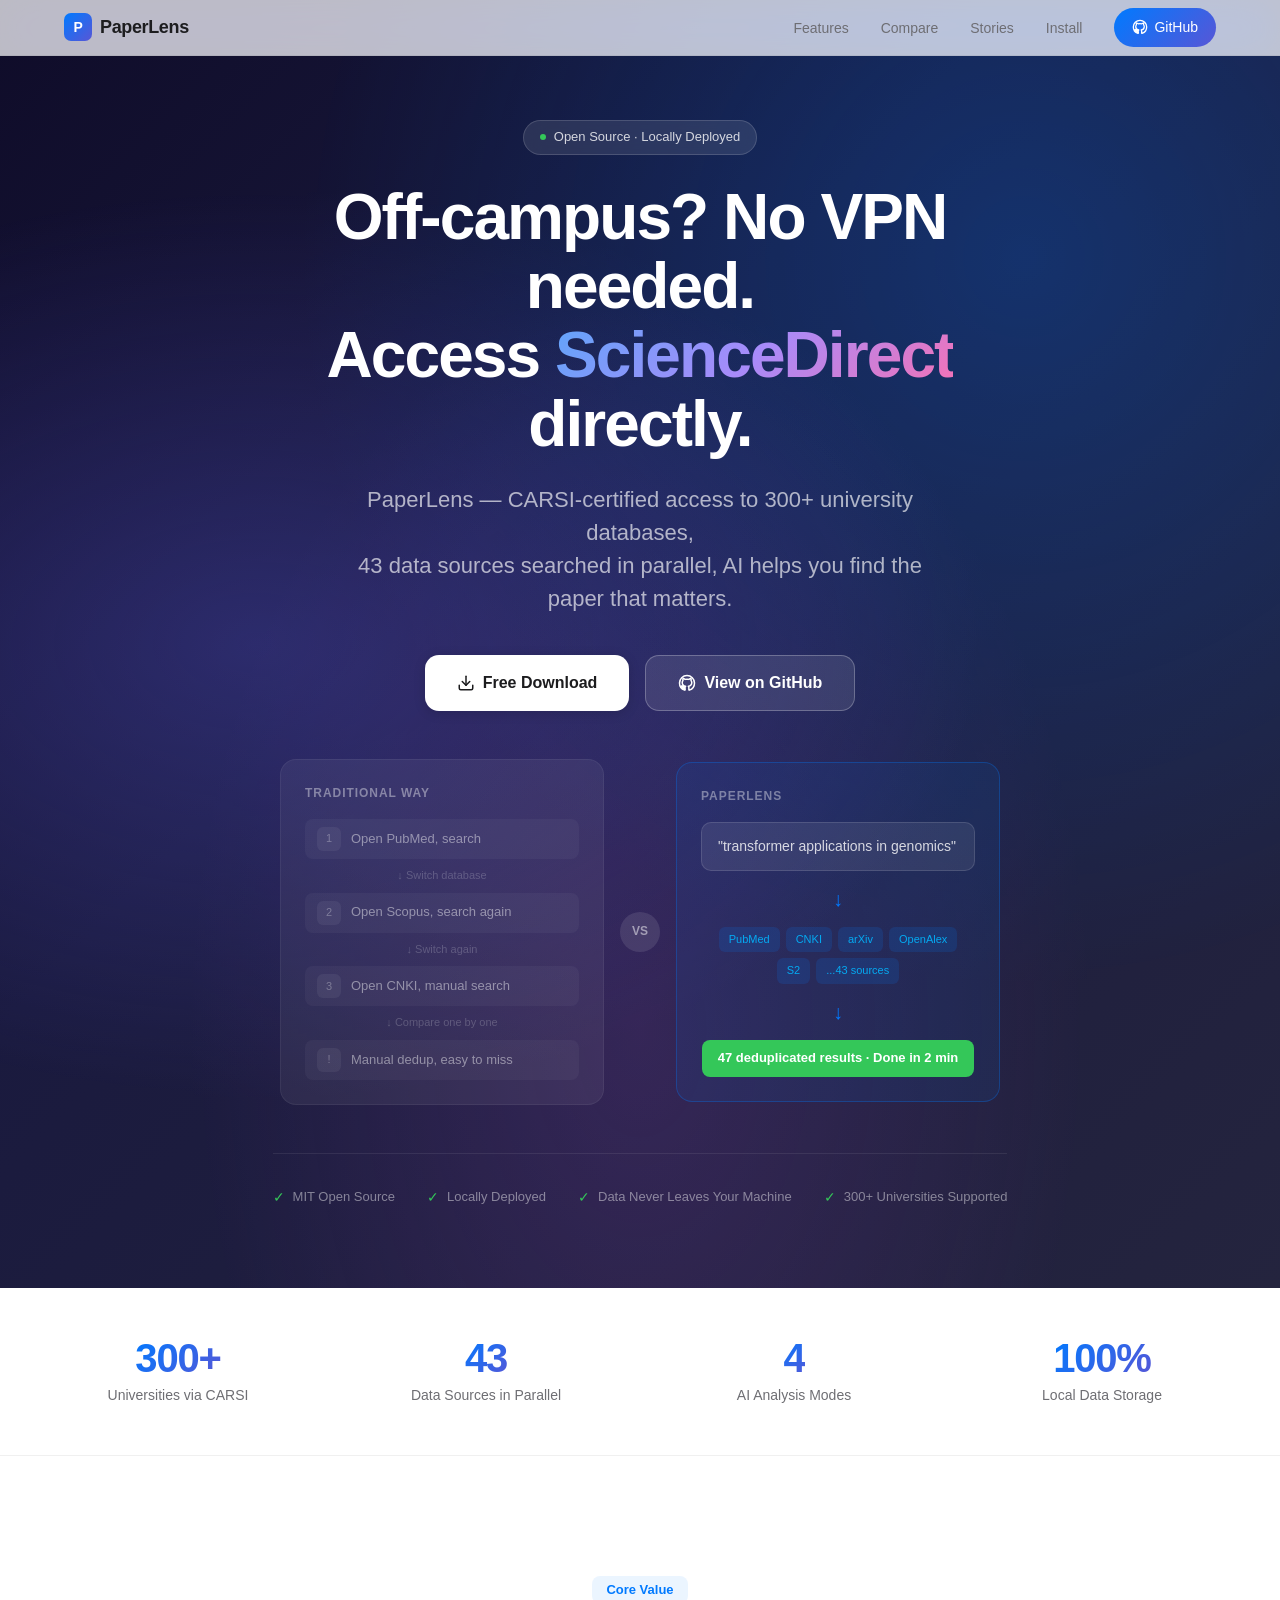
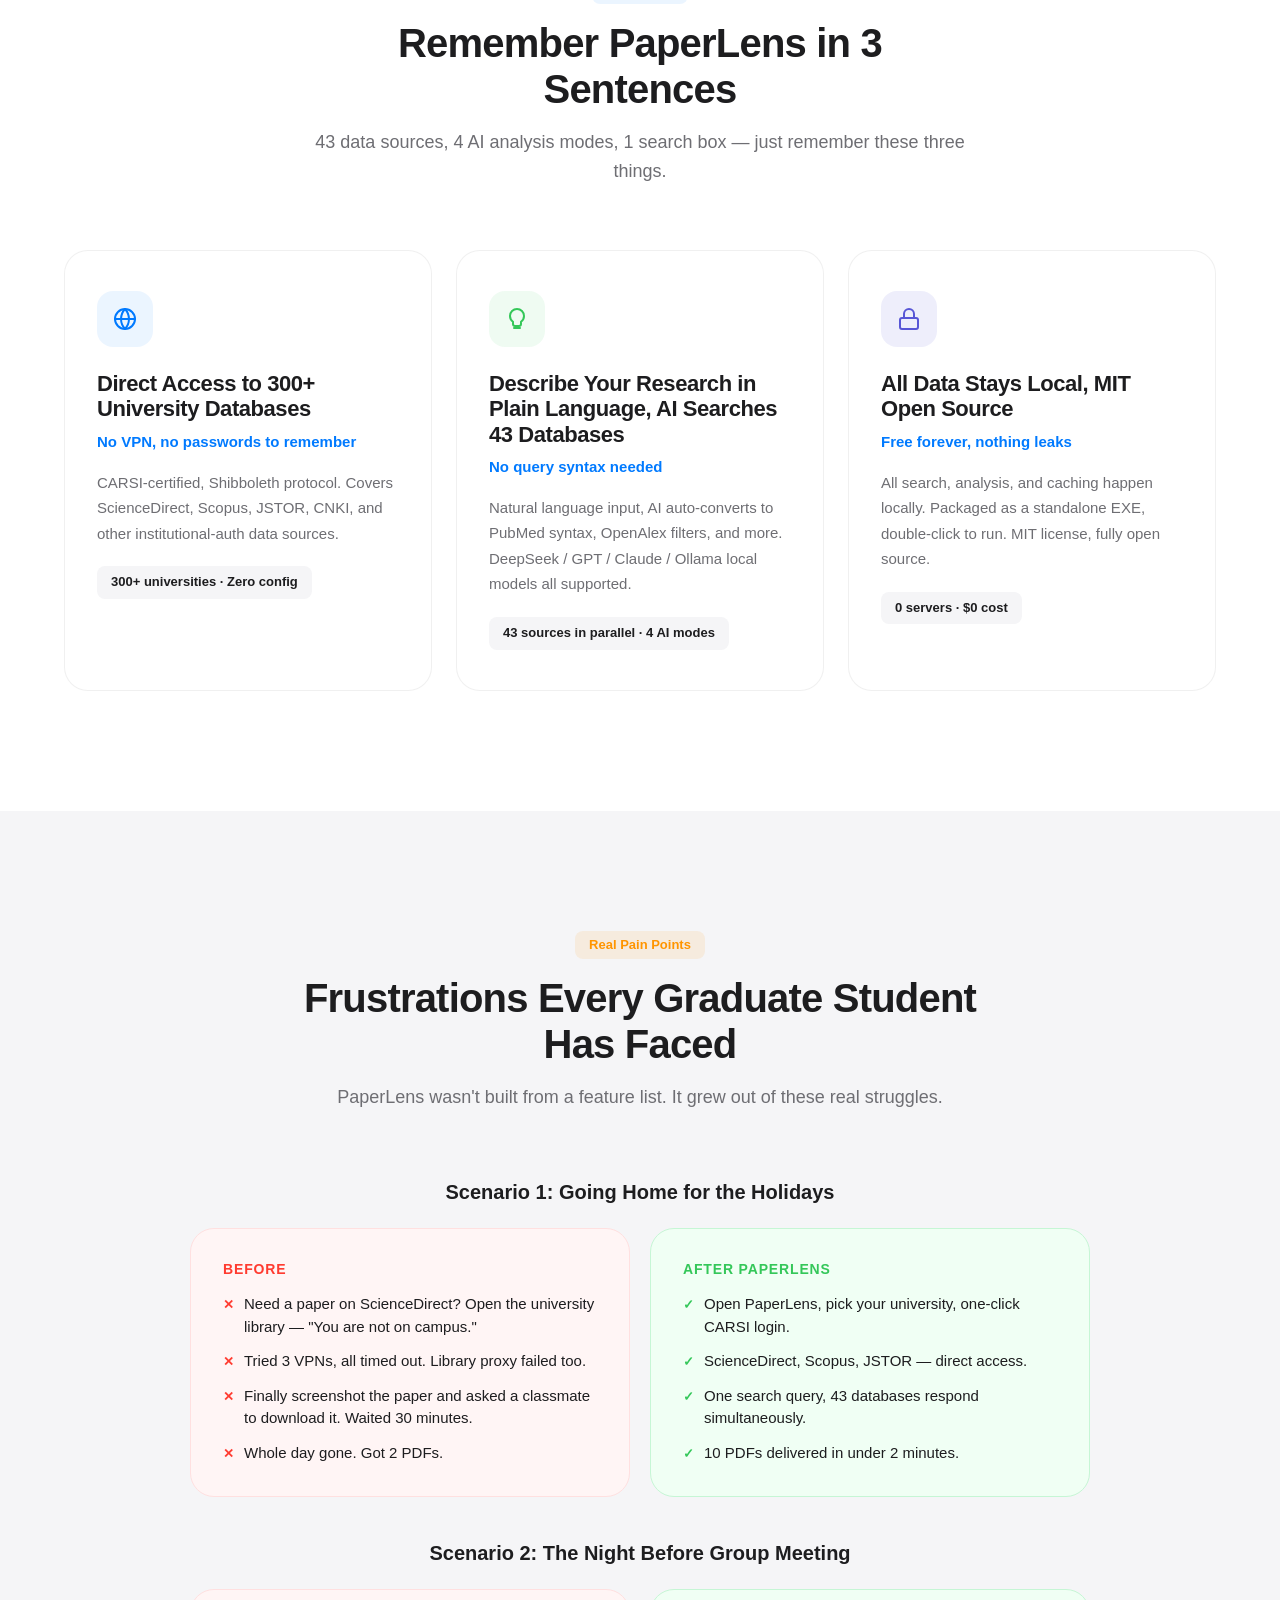
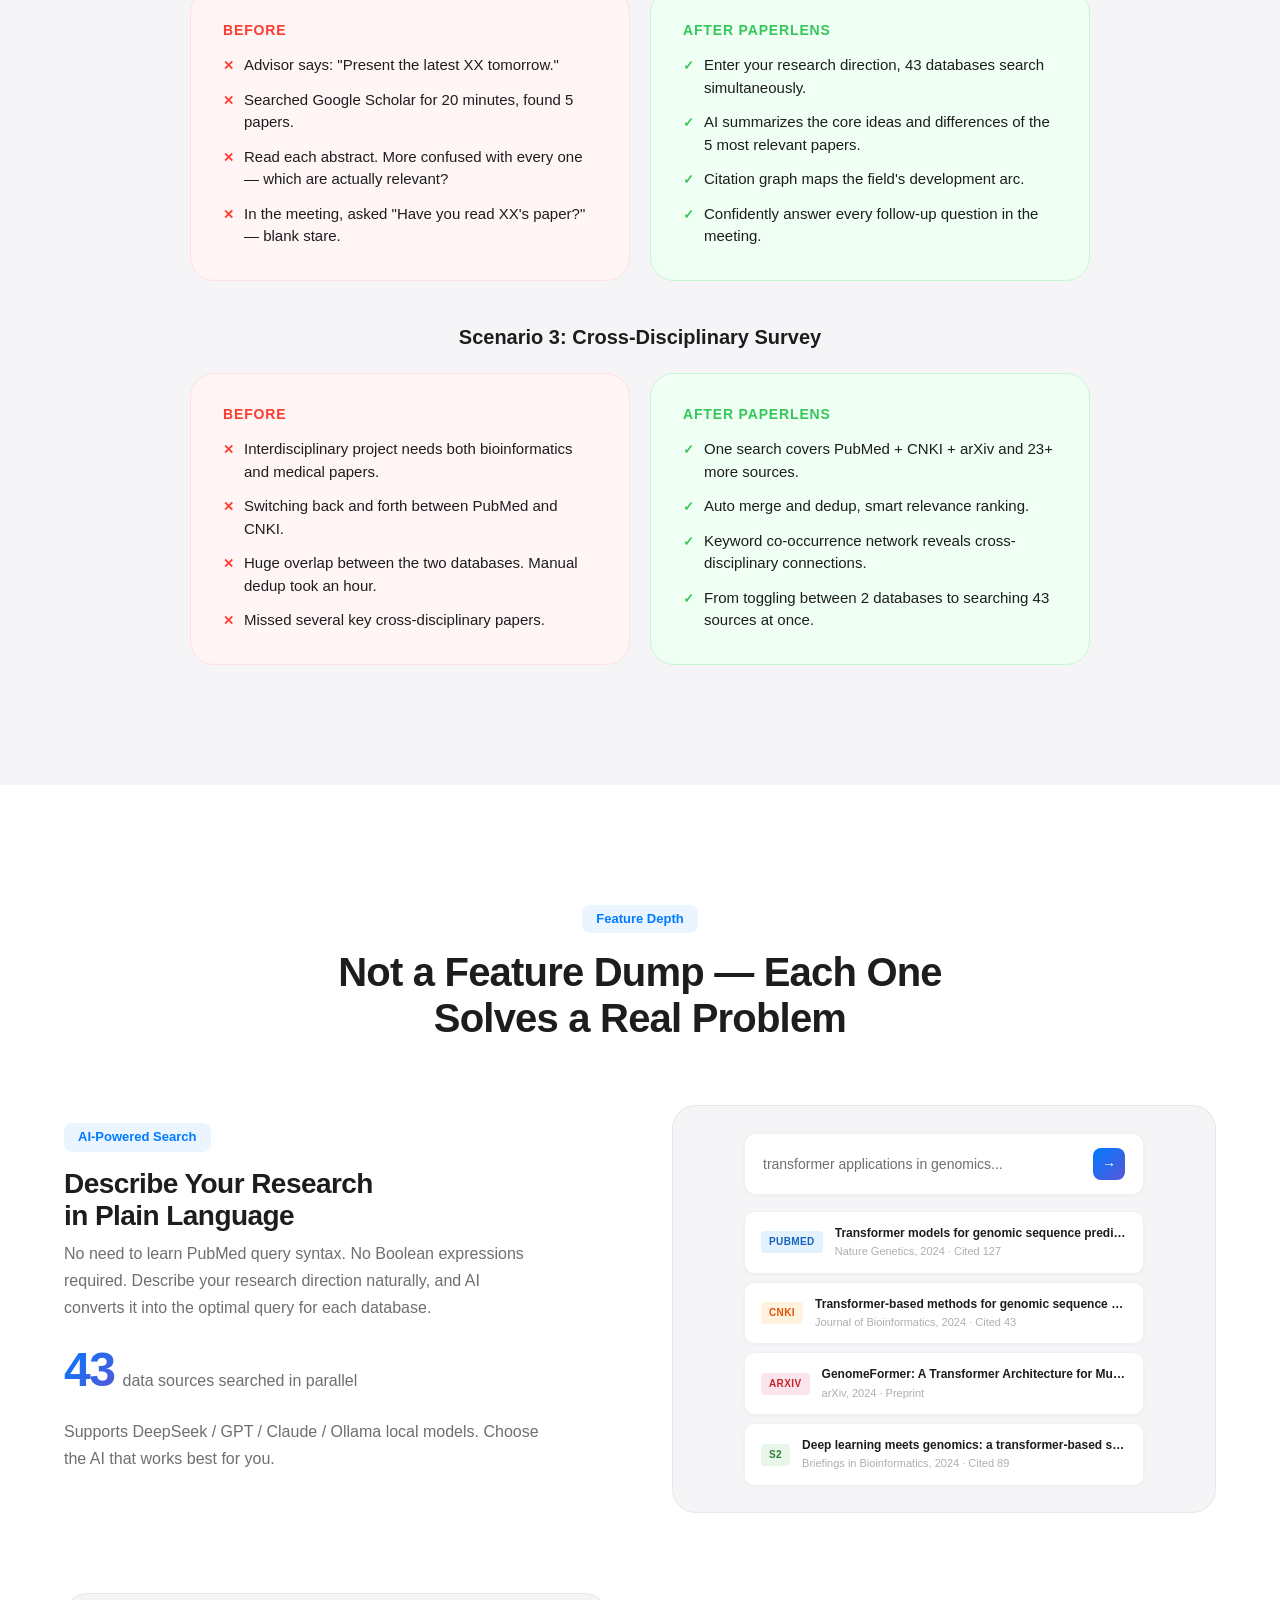
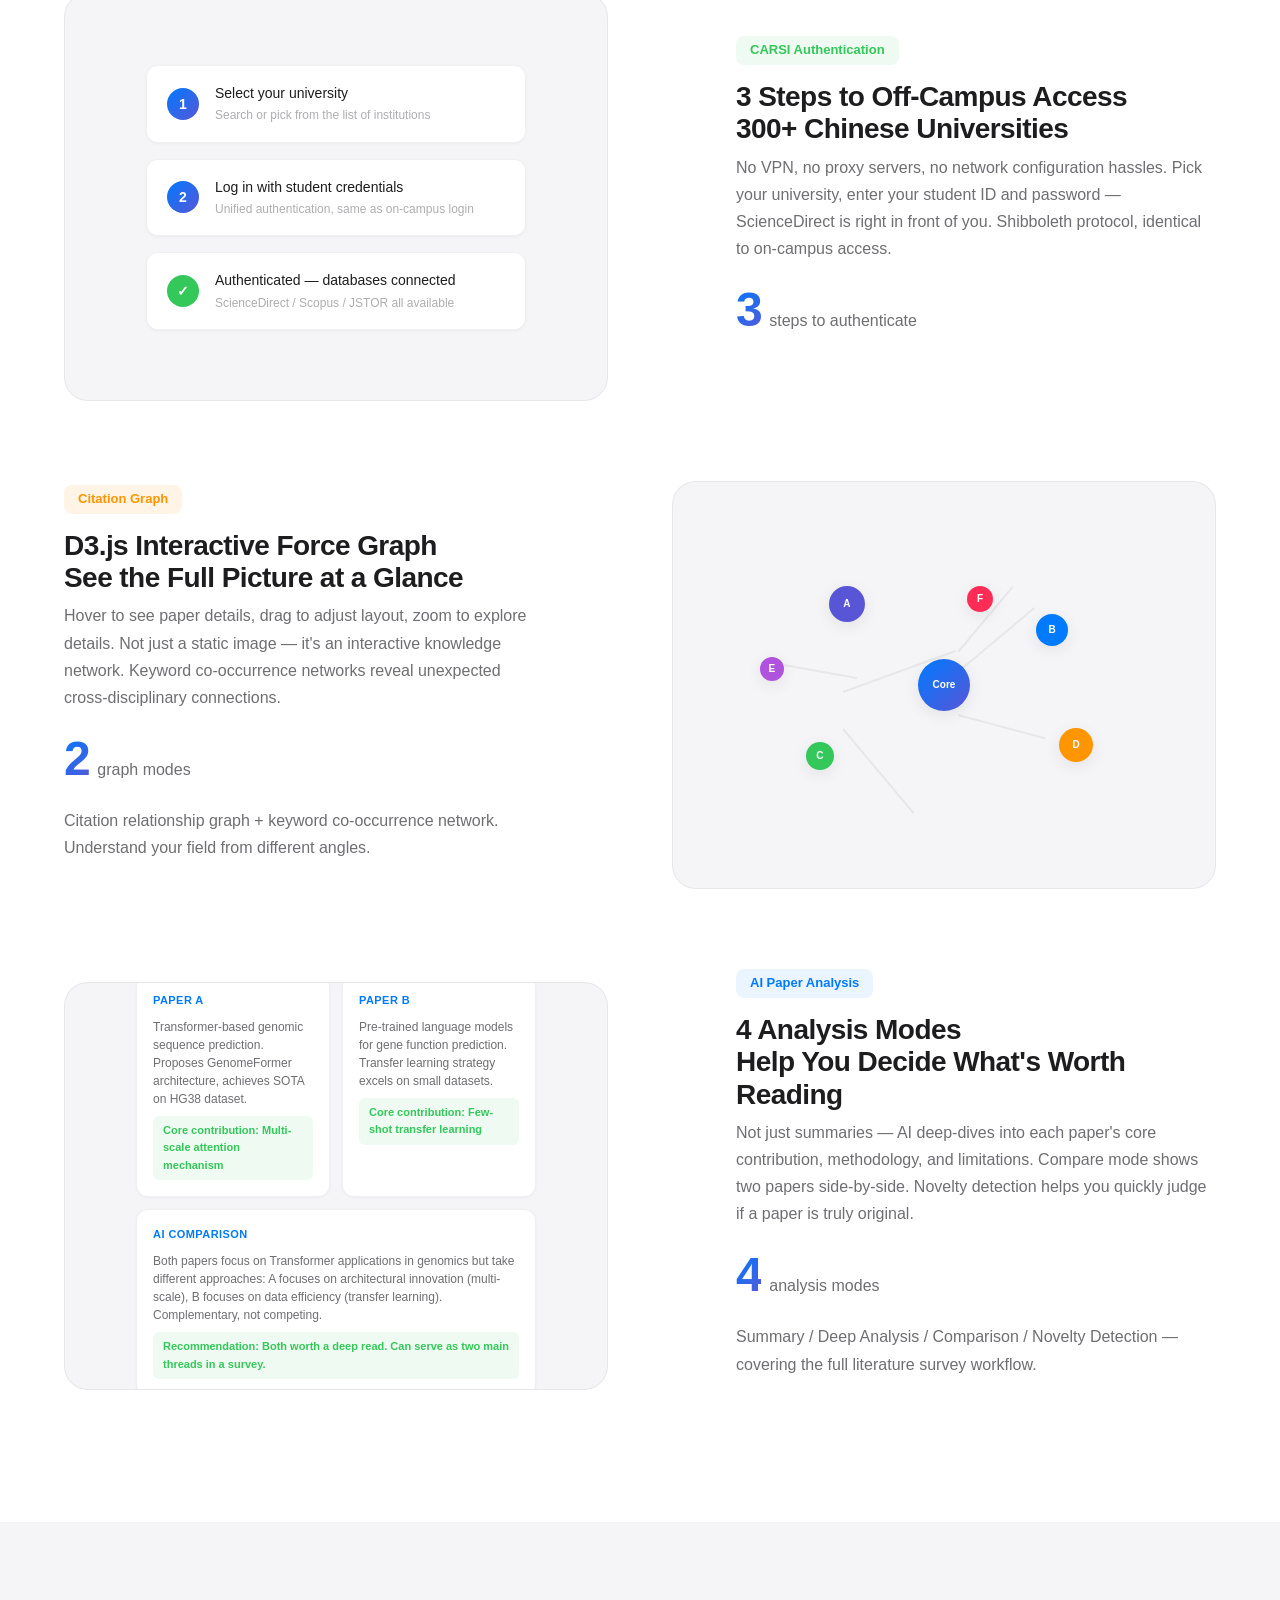
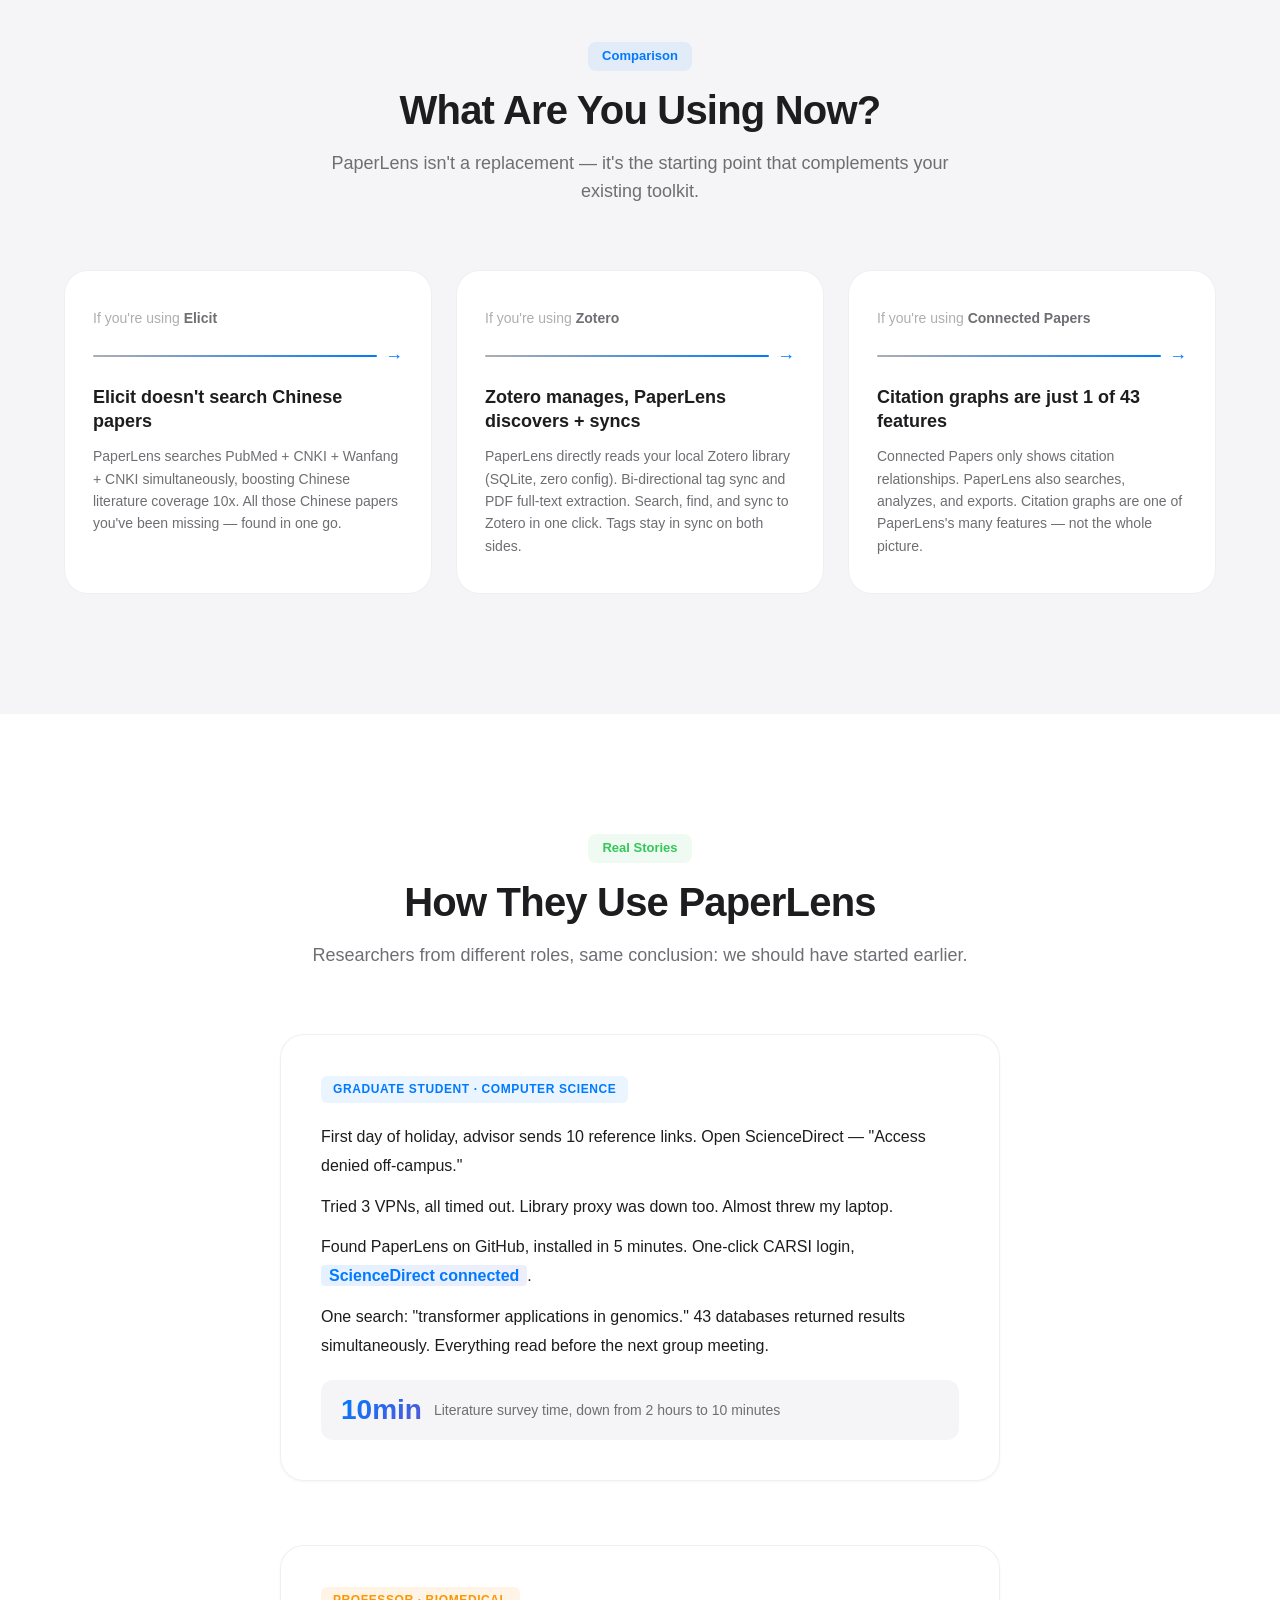
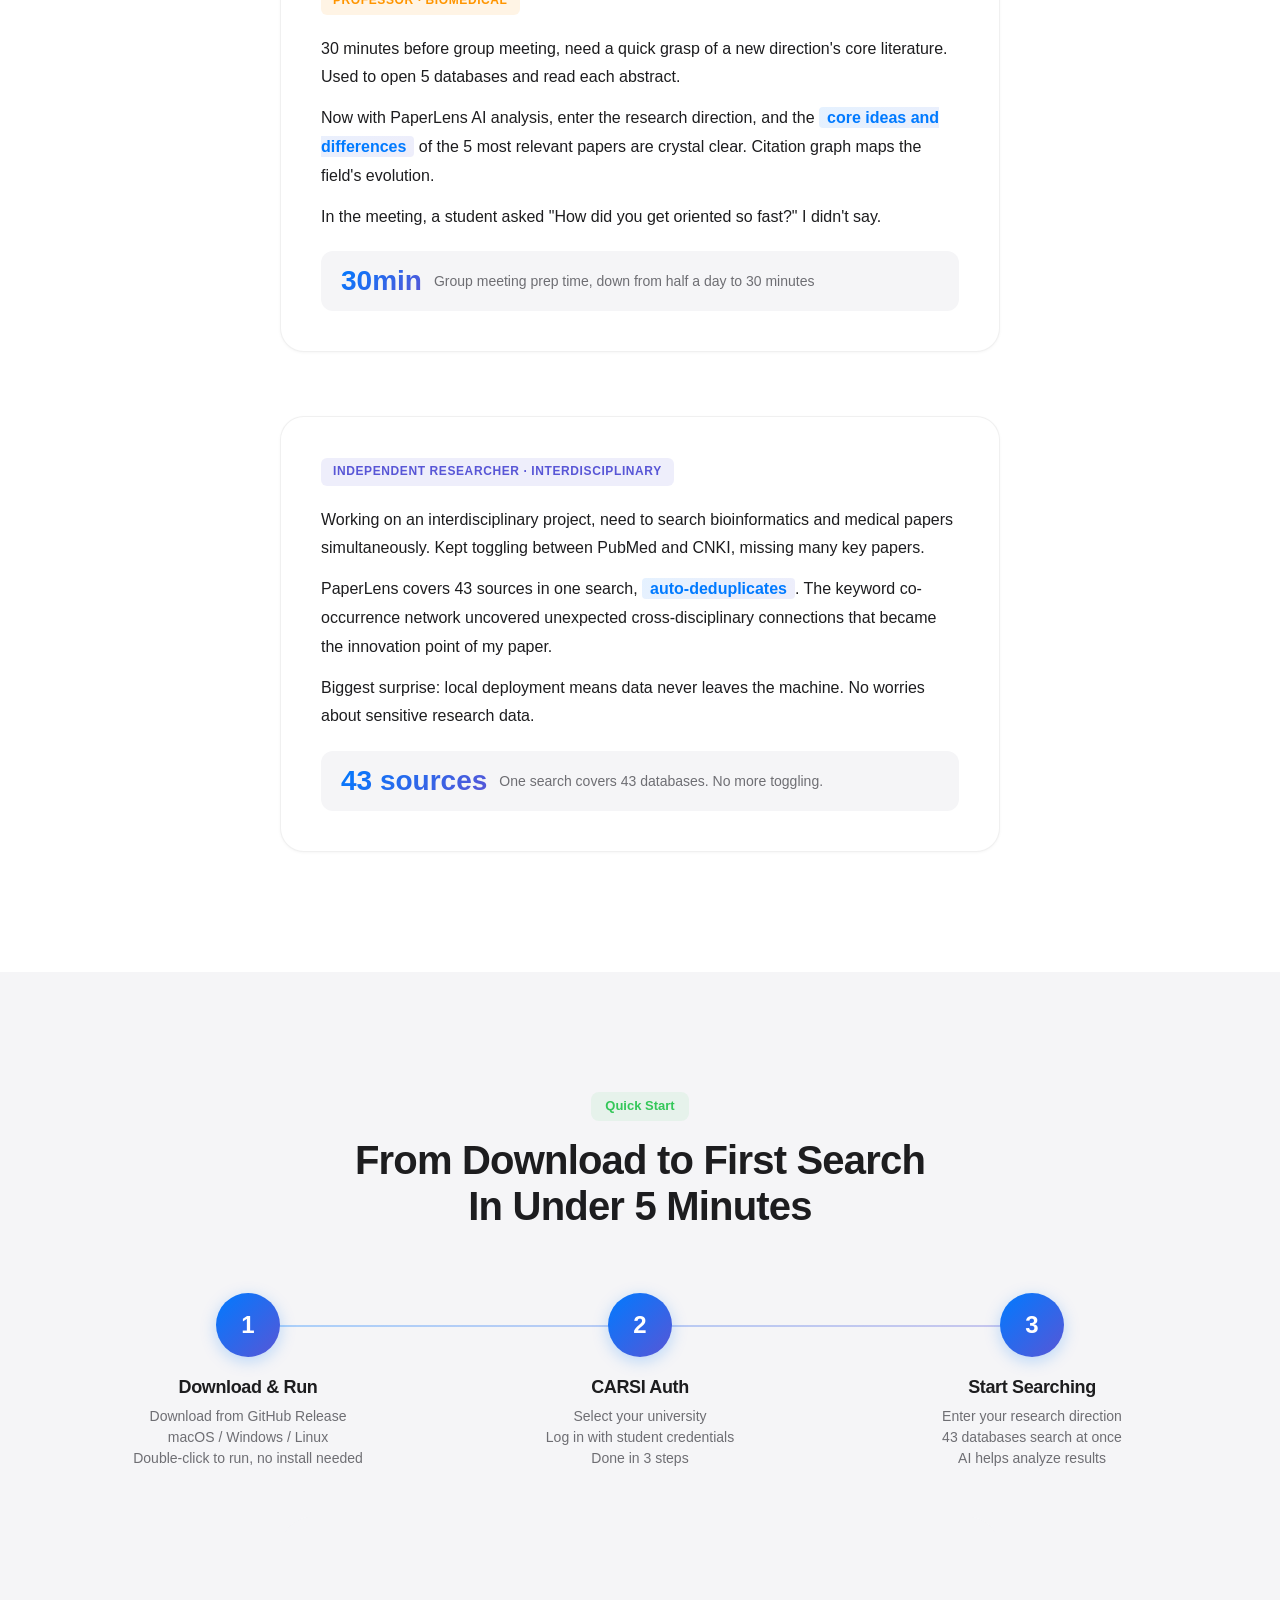
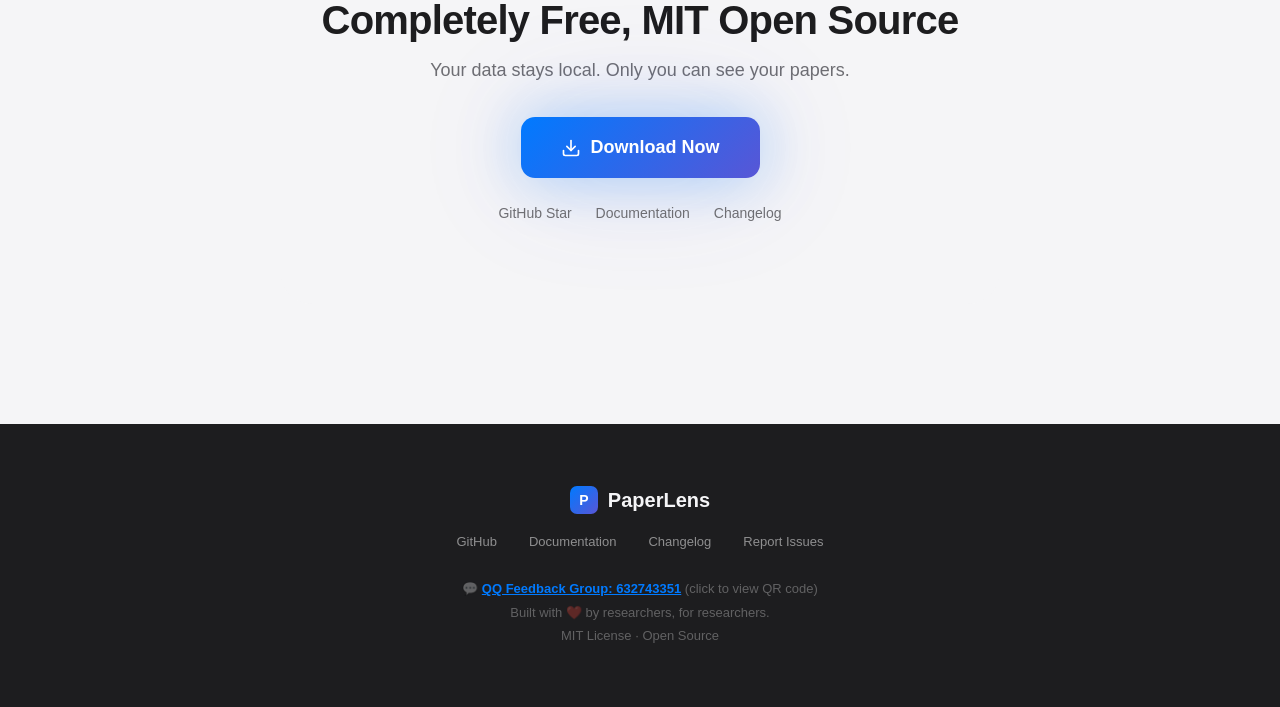
<file: promo.html>
<!DOCTYPE html>
<html lang="en">
<head>
<meta charset="UTF-8">
<meta name="viewport" content="width=device-width, initial-scale=1.0">
<meta name="description" content="PaperLens — AI-powered research workbench. 43 data sources, liquid glass UI, Zotero integration, offline-first. All data stays on your machine.">
<meta property="og:title" content="PaperLens — Access ScienceDirect Off-Campus, No VPN Needed">
<meta property="og:description" content="CARSI-certified access to 300+ university databases, 43 data sources searched in parallel, AI helps you find the paper that matters. Free and open source.">
<meta property="og:type" content="website">
<meta property="og:site_name" content="PaperLens">
<meta name="twitter:card" content="summary_large_image">
<meta name="twitter:title" content="PaperLens — Access ScienceDirect Off-Campus, No VPN">
<meta name="twitter:description" content="43 data sources, CARSI access for 300+ universities, AI-powered analysis. Free & open source.">
<title>PaperLens — Access ScienceDirect Off-Campus, No VPN Needed</title>
<style>
/* ========================================
   CSS Variables & Theming
   ======================================== */
:root {
  --primary: #007AFF;
  --primary-hover: #0051D5;
  --primary-light: rgba(0, 122, 255, 0.08);
  --bg: #FFFFFF;
  --surface: #F5F5F7;
  --surface-elevated: #FFFFFF;
  --text: #1D1D1F;
  --text-secondary: #6E6E73;
  --text-tertiary: #AEAEB2;
  --success: #34C759;
  --success-light: rgba(52, 199, 89, 0.08);
  --warning: #FF9500;
  --danger: #FF3B30;
  --border: rgba(0, 0, 0, 0.06);
  --shadow-sm: 0 1px 3px rgba(0, 0, 0, 0.04);
  --shadow-md: 0 4px 16px rgba(0, 0, 0, 0.08);
  --shadow-lg: 0 8px 32px rgba(0, 0, 0, 0.12);
  --shadow-xl: 0 16px 48px rgba(0, 0, 0, 0.16);
  --glass-bg: rgba(255, 255, 255, 0.72);
  --glass-border: rgba(255, 255, 255, 0.18);
  --glass-blur: saturate(180%) blur(20px);
  --hero-gradient: linear-gradient(135deg, #0F0C29 0%, #1A1A3E 40%, #24243E 100%);
  --hero-mesh: radial-gradient(ellipse at 20% 50%, rgba(88, 86, 214, 0.4) 0%, transparent 50%),
               radial-gradient(ellipse at 80% 20%, rgba(0, 122, 255, 0.3) 0%, transparent 50%),
               radial-gradient(ellipse at 50% 80%, rgba(175, 82, 222, 0.2) 0%, transparent 50%);
  --cta-gradient: linear-gradient(135deg, #007AFF 0%, #5856D6 100%);
  --cta-glow: 0 0 60px rgba(0, 122, 255, 0.3), 0 0 120px rgba(88, 86, 214, 0.15);
  --card-bg: #FFFFFF;
  --card-border: rgba(0, 0, 0, 0.06);
  --section-alt: #F5F5F7;
  --pain-bg: #FFF5F5;
  --pain-border: #FFE0E0;
  --solution-bg: #F0FFF4;
  --solution-border: #C6F6D5;
  --font: -apple-system, BlinkMacSystemFont, 'SF Pro Display', 'SF Pro Text',
          'Helvetica Neue', 'Microsoft YaHei', 'PingFang SC', 'Noto Sans SC',
          sans-serif;
  --font-mono: 'SF Mono', SFMono-Regular, Menlo, Consolas, monospace;
  --max-width: 1200px;
  --radius-sm: 8px;
  --radius-md: 16px;
  --radius-lg: 24px;
  --radius-xl: 32px;
  --transition-fast: 200ms cubic-bezier(0.25, 0.1, 0.25, 1);
  --transition-normal: 400ms cubic-bezier(0.25, 0.1, 0.25, 1);
  --transition-slow: 600ms cubic-bezier(0.25, 0.1, 0.25, 1);
}

@media (prefers-color-scheme: dark) {
  :root {
    --bg: #1C1C1E;
    --surface: #2C2C2E;
    --surface-elevated: #3A3A3C;
    --text: #F5F5F7;
    --text-secondary: #AEAEB2;
    --text-tertiary: #636366;
    --border: rgba(255, 255, 255, 0.08);
    --shadow-sm: 0 1px 3px rgba(0, 0, 0, 0.2);
    --shadow-md: 0 4px 16px rgba(0, 0, 0, 0.3);
    --shadow-lg: 0 8px 32px rgba(0, 0, 0, 0.4);
    --shadow-xl: 0 16px 48px rgba(0, 0, 0, 0.5);
    --glass-bg: rgba(44, 44, 46, 0.72);
    --glass-border: rgba(255, 255, 255, 0.1);
    --card-bg: #2C2C2E;
    --card-border: rgba(255, 255, 255, 0.06);
    --section-alt: #2C2C2E;
    --primary-light: rgba(0, 122, 255, 0.15);
    --success-light: rgba(52, 199, 89, 0.15);
    --pain-bg: rgba(255, 59, 48, 0.08);
    --pain-border: rgba(255, 59, 48, 0.2);
    --solution-bg: rgba(52, 199, 89, 0.08);
    --solution-border: rgba(52, 199, 89, 0.2);
  }
}

/* ========================================
   Reset & Base
   ======================================== */
*, *::before, *::after {
  margin: 0;
  padding: 0;
  box-sizing: border-box;
}

html {
  scroll-behavior: smooth;
  scroll-padding-top: 80px;
  -webkit-text-size-adjust: 100%;
}

body {
  font-family: var(--font);
  font-size: 16px;
  line-height: 1.6;
  color: var(--text);
  background-color: var(--bg);
  -webkit-font-smoothing: antialiased;
  -moz-osx-font-smoothing: grayscale;
  overflow-x: hidden;
}

::selection {
  background: rgba(0, 122, 255, 0.2);
  color: var(--text);
}

a {
  color: var(--primary);
  text-decoration: none;
  transition: color var(--transition-fast);
}

a:hover {
  color: var(--primary-hover);
}

img {
  max-width: 100%;
  height: auto;
}

/* ========================================
   Typography
   ======================================== */
h1, h2, h3, h4, h5, h6 {
  font-weight: 700;
  line-height: 1.15;
  letter-spacing: -0.02em;
  color: var(--text);
}

h1 { font-size: clamp(36px, 5vw, 56px); }
h2 { font-size: clamp(28px, 4vw, 40px); }
h3 { font-size: clamp(20px, 2.5vw, 28px); }
h4 { font-size: 20px; }

p {
  color: var(--text-secondary);
  line-height: 1.7;
}

/* ========================================
   Layout Utilities
   ======================================== */
.container {
  max-width: var(--max-width);
  margin: 0 auto;
  padding: 0 24px;
}

.section {
  padding: 120px 0;
}

.section-alt {
  background-color: var(--section-alt);
}

.section-dark {
  background-color: #1C1C1E;
  color: #F5F5F7;
}

.section-dark h2,
.section-dark h3,
.section-dark h4 {
  color: #F5F5F7;
}

.section-dark p {
  color: rgba(245, 245, 247, 0.7);
}

/* ========================================
   Scroll Animation
   ======================================== */
.reveal {
  opacity: 0;
  transform: translateY(24px);
  transition: opacity var(--transition-slow), transform var(--transition-slow);
}

.reveal.visible {
  opacity: 1;
  transform: translateY(0);
}

.reveal-delay-1 { transition-delay: 100ms; }
.reveal-delay-2 { transition-delay: 200ms; }
.reveal-delay-3 { transition-delay: 300ms; }
.reveal-delay-4 { transition-delay: 400ms; }

/* Hero entry animations */
.hero-title {
  opacity: 0;
  transform: translateY(30px);
  animation: heroFadeIn 0.8s cubic-bezier(0.25, 0.1, 0.25, 1) 0.1s forwards;
}

.hero-subtitle {
  opacity: 0;
  transform: translateY(20px);
  animation: heroFadeIn 0.7s cubic-bezier(0.25, 0.1, 0.25, 1) 0.3s forwards;
}

.hero-cta {
  opacity: 0;
  transform: translateY(16px);
  animation: heroFadeIn 0.6s cubic-bezier(0.25, 0.1, 0.25, 1) 0.5s forwards;
}

.hero-visual {
  opacity: 0;
  transform: translateY(24px) scale(0.98);
  animation: heroVisualIn 0.8s cubic-bezier(0.25, 0.1, 0.25, 1) 0.7s forwards;
}

.hero-trust {
  opacity: 0;
  animation: heroFadeIn 0.6s cubic-bezier(0.25, 0.1, 0.25, 1) 1s forwards;
}

@keyframes heroFadeIn {
  to {
    opacity: 1;
    transform: translateY(0);
  }
}

@keyframes heroVisualIn {
  to {
    opacity: 1;
    transform: translateY(0) scale(1);
  }
}

/* Counter animation */
@keyframes countUp {
  from { opacity: 0; transform: translateY(12px); }
  to { opacity: 1; transform: translateY(0); }
}

/* ========================================
   Navigation
   ======================================== */
.nav {
  position: fixed;
  top: 0;
  left: 0;
  right: 0;
  z-index: 1000;
  height: 56px;
  display: flex;
  align-items: center;
  backdrop-filter: var(--glass-blur);
  -webkit-backdrop-filter: var(--glass-blur);
  background: var(--glass-bg);
  border-bottom: 0.5px solid var(--border);
  transition: all var(--transition-normal);
}

.nav-inner {
  max-width: var(--max-width);
  margin: 0 auto;
  padding: 0 24px;
  width: 100%;
  display: flex;
  align-items: center;
  justify-content: space-between;
}

.nav-logo {
  font-size: 18px;
  font-weight: 700;
  letter-spacing: -0.02em;
  color: var(--text);
  display: flex;
  align-items: center;
  gap: 8px;
}

.nav-logo-icon {
  width: 28px;
  height: 28px;
  background: var(--cta-gradient);
  border-radius: 7px;
  display: flex;
  align-items: center;
  justify-content: center;
  color: white;
  font-size: 14px;
  font-weight: 800;
}

.nav-links {
  display: flex;
  align-items: center;
  gap: 32px;
  list-style: none;
}

.nav-links a {
  font-size: 14px;
  font-weight: 500;
  color: var(--text-secondary);
  transition: color var(--transition-fast);
}

.nav-links a:hover {
  color: var(--text);
}

.nav-cta {
  display: inline-flex;
  align-items: center;
  gap: 6px;
  padding: 8px 18px;
  background: var(--cta-gradient);
  color: white !important;
  border-radius: 20px;
  font-size: 13px;
  font-weight: 600;
  transition: transform var(--transition-fast), box-shadow var(--transition-fast);
}

.nav-cta:hover {
  transform: scale(1.03);
  box-shadow: 0 4px 12px rgba(0, 122, 255, 0.3);
}

.nav-mobile-toggle {
  display: none;
  background: none;
  border: none;
  color: var(--text);
  font-size: 24px;
  cursor: pointer;
  padding: 4px;
}

@media (max-width: 768px) {
  .nav-links {
    display: none;
    position: absolute;
    top: 56px;
    left: 0;
    right: 0;
    flex-direction: column;
    background: var(--glass-bg);
    backdrop-filter: var(--glass-blur);
    -webkit-backdrop-filter: var(--glass-blur);
    border-bottom: 0.5px solid var(--border);
    padding: 16px 24px;
    gap: 16px;
  }

  .nav-links.open {
    display: flex;
  }

  .nav-mobile-toggle {
    display: block;
  }
}

/* ========================================
   Hero Section
   ======================================== */
.hero {
  position: relative;
  min-height: 100vh;
  display: flex;
  flex-direction: column;
  justify-content: center;
  align-items: center;
  background: var(--hero-gradient);
  overflow: hidden;
  padding: 120px 24px 80px;
}

.hero::before {
  content: '';
  position: absolute;
  inset: 0;
  background: var(--hero-mesh);
  opacity: 0.8;
}

.hero-content {
  position: relative;
  z-index: 1;
  text-align: center;
  max-width: 820px;
}

.hero-badge {
  display: inline-flex;
  align-items: center;
  gap: 8px;
  padding: 6px 16px;
  border-radius: 20px;
  background: rgba(255, 255, 255, 0.1);
  border: 1px solid rgba(255, 255, 255, 0.15);
  color: rgba(255, 255, 255, 0.8);
  font-size: 13px;
  font-weight: 500;
  margin-bottom: 28px;
  backdrop-filter: blur(10px);
  -webkit-backdrop-filter: blur(10px);
}

.hero-badge-dot {
  width: 6px;
  height: 6px;
  border-radius: 50%;
  background: var(--success);
  animation: pulse 2s ease-in-out infinite;
}

@keyframes pulse {
  0%, 100% { opacity: 1; }
  50% { opacity: 0.4; }
}

.hero h1 {
  color: #FFFFFF;
  font-size: clamp(38px, 6vw, 64px);
  font-weight: 700;
  letter-spacing: -0.03em;
  line-height: 1.08;
  margin-bottom: 24px;
}

.hero h1 .gradient-text {
  background: linear-gradient(135deg, #60A5FA, #A78BFA, #F472B6);
  -webkit-background-clip: text;
  background-clip: text;
  -webkit-text-fill-color: transparent;
}

.hero-subtitle {
  font-size: clamp(17px, 2.5vw, 22px);
  color: rgba(255, 255, 255, 0.65);
  font-weight: 400;
  line-height: 1.5;
  max-width: 600px;
  margin: 0 auto 40px;
}

.hero-cta-group {
  display: flex;
  gap: 16px;
  justify-content: center;
  flex-wrap: wrap;
  margin-bottom: 48px;
}

.btn {
  display: inline-flex;
  align-items: center;
  gap: 8px;
  padding: 14px 32px;
  border-radius: 14px;
  font-size: 16px;
  font-weight: 600;
  font-family: var(--font);
  cursor: pointer;
  transition: all var(--transition-fast);
  border: none;
  text-decoration: none;
}

.btn:active {
  transform: scale(0.97);
}

.btn-primary {
  background: #FFFFFF;
  color: #1C1C1E;
  box-shadow: 0 2px 12px rgba(0, 0, 0, 0.15);
}

.btn-primary:hover {
  transform: scale(1.02);
  box-shadow: 0 4px 20px rgba(0, 0, 0, 0.2);
  color: #1C1C1E;
}

.btn-secondary {
  background: rgba(255, 255, 255, 0.1);
  color: #FFFFFF;
  border: 1.5px solid rgba(255, 255, 255, 0.25);
  backdrop-filter: blur(10px);
  -webkit-backdrop-filter: blur(10px);
}

.btn-secondary:hover {
  background: rgba(255, 255, 255, 0.18);
  color: #FFFFFF;
  transform: scale(1.02);
}

/* Hero Visual — Search Flow Comparison */
.hero-visual-wrapper {
  position: relative;
  z-index: 1;
  max-width: 720px;
  margin: 0 auto;
}

.search-compare {
  display: grid;
  grid-template-columns: 1fr auto 1fr;
  gap: 16px;
  align-items: center;
}

.compare-card {
  background: rgba(255, 255, 255, 0.06);
  border: 1px solid rgba(255, 255, 255, 0.1);
  border-radius: var(--radius-md);
  padding: 24px;
  backdrop-filter: blur(12px);
  -webkit-backdrop-filter: blur(12px);
}

.compare-card-label {
  font-size: 12px;
  font-weight: 600;
  text-transform: uppercase;
  letter-spacing: 0.08em;
  color: rgba(255, 255, 255, 0.4);
  margin-bottom: 16px;
}

.compare-old {
  border-color: rgba(255, 255, 255, 0.06);
}

.flow-old {
  display: flex;
  flex-direction: column;
  gap: 8px;
}

.flow-old-step {
  display: flex;
  align-items: center;
  gap: 10px;
  padding: 8px 12px;
  background: rgba(255, 255, 255, 0.04);
  border-radius: 8px;
  font-size: 13px;
  color: rgba(255, 255, 255, 0.45);
}

.flow-old-step-icon {
  width: 24px;
  height: 24px;
  border-radius: 6px;
  background: rgba(255, 255, 255, 0.06);
  display: flex;
  align-items: center;
  justify-content: center;
  font-size: 11px;
  flex-shrink: 0;
  color: rgba(255, 255, 255, 0.3);
}

.flow-old-step-arrow {
  text-align: center;
  color: rgba(255, 255, 255, 0.2);
  font-size: 11px;
}

.compare-new {
  border-color: rgba(0, 122, 255, 0.3);
  background: rgba(0, 122, 255, 0.08);
}

.flow-new {
  display: flex;
  flex-direction: column;
  gap: 12px;
  align-items: center;
}

.flow-new-input {
  width: 100%;
  padding: 12px 16px;
  background: rgba(255, 255, 255, 0.08);
  border: 1px solid rgba(255, 255, 255, 0.12);
  border-radius: 10px;
  color: rgba(255, 255, 255, 0.8);
  font-size: 14px;
  text-align: left;
}

.flow-new-arrow {
  font-size: 20px;
  color: var(--primary);
}

.flow-new-sources {
  display: flex;
  gap: 6px;
  flex-wrap: wrap;
  justify-content: center;
}

.flow-new-source {
  padding: 4px 10px;
  background: rgba(0, 122, 255, 0.15);
  border-radius: 6px;
  font-size: 11px;
  font-weight: 500;
  color: rgba(0, 182, 255, 0.9);
}

.flow-new-result {
  padding: 8px 16px;
  background: var(--success);
  border-radius: 8px;
  font-size: 13px;
  font-weight: 600;
  color: #FFFFFF;
}

.compare-vs {
  width: 40px;
  height: 40px;
  border-radius: 50%;
  background: rgba(255, 255, 255, 0.1);
  display: flex;
  align-items: center;
  justify-content: center;
  font-size: 12px;
  font-weight: 700;
  color: rgba(255, 255, 255, 0.5);
  flex-shrink: 0;
}

/* Hero Trust Bar */
.hero-trust-bar {
  position: relative;
  z-index: 1;
  display: flex;
  justify-content: center;
  gap: 32px;
  flex-wrap: wrap;
  margin-top: 48px;
  padding-top: 32px;
  border-top: 1px solid rgba(255, 255, 255, 0.08);
}

.hero-trust-item {
  display: flex;
  align-items: center;
  gap: 8px;
  font-size: 13px;
  color: rgba(255, 255, 255, 0.45);
  font-weight: 500;
}

.hero-trust-check {
  color: var(--success);
  font-size: 14px;
}

@media (max-width: 768px) {
  .search-compare {
    grid-template-columns: 1fr;
  }

  .compare-vs {
    margin: 0 auto;
  }

  .hero {
    padding: 100px 20px 60px;
    min-height: auto;
  }

  .hero-cta-group {
    flex-direction: column;
    align-items: center;
  }

  .btn {
    width: 100%;
    max-width: 300px;
    justify-content: center;
  }
}

/* ========================================
   Stats Bar
   ======================================== */
.stats-bar {
  background: var(--bg);
  border-bottom: 1px solid var(--border);
  padding: 48px 24px;
}

.stats-grid {
  max-width: var(--max-width);
  margin: 0 auto;
  display: grid;
  grid-template-columns: repeat(4, 1fr);
  gap: 32px;
  text-align: center;
}

.stat-item {
  display: flex;
  flex-direction: column;
  align-items: center;
  gap: 4px;
}

.stat-number {
  font-size: clamp(28px, 4vw, 40px);
  font-weight: 700;
  letter-spacing: -0.03em;
  background: var(--cta-gradient);
  -webkit-background-clip: text;
  background-clip: text;
  -webkit-text-fill-color: transparent;
  line-height: 1.1;
}

.stat-label {
  font-size: 14px;
  color: var(--text-secondary);
  font-weight: 500;
}

@media (max-width: 768px) {
  .stats-grid {
    grid-template-columns: repeat(2, 1fr);
    gap: 24px;
  }
}

/* ========================================
   Section Header
   ======================================== */
.section-header {
  text-align: center;
  max-width: 680px;
  margin: 0 auto 64px;
}

.section-header h2 {
  margin-bottom: 16px;
}

.section-header p {
  font-size: 18px;
  color: var(--text-secondary);
  line-height: 1.6;
}

.section-tag {
  display: inline-block;
  padding: 4px 14px;
  border-radius: 8px;
  font-size: 13px;
  font-weight: 600;
  margin-bottom: 16px;
}

.section-tag-blue {
  background: var(--primary-light);
  color: var(--primary);
}

.section-tag-green {
  background: var(--success-light);
  color: var(--success);
}

.section-tag-orange {
  background: rgba(255, 149, 0, 0.1);
  color: var(--warning);
}

/* ========================================
   Three Pillars
   ======================================== */
.pillars-grid {
  display: grid;
  grid-template-columns: repeat(3, 1fr);
  gap: 24px;
}

.pillar-card {
  background: var(--card-bg);
  border: 1px solid var(--card-border);
  border-radius: var(--radius-lg);
  padding: 40px 32px;
  transition: transform var(--transition-fast), box-shadow var(--transition-fast);
  position: relative;
  overflow: hidden;
}

.pillar-card::before {
  content: '';
  position: absolute;
  top: 0;
  left: 0;
  right: 0;
  height: 3px;
  background: var(--cta-gradient);
  opacity: 0;
  transition: opacity var(--transition-fast);
}

.pillar-card:hover {
  transform: translateY(-4px);
  box-shadow: var(--shadow-lg);
}

.pillar-card:hover::before {
  opacity: 1;
}

.pillar-icon {
  width: 56px;
  height: 56px;
  border-radius: 16px;
  display: flex;
  align-items: center;
  justify-content: center;
  font-size: 28px;
  margin-bottom: 24px;
}

.pillar-icon-blue {
  background: var(--primary-light);
  color: var(--primary);
}

.pillar-icon-green {
  background: var(--success-light);
  color: var(--success);
}

.pillar-icon-purple {
  background: rgba(88, 86, 214, 0.1);
  color: #5856D6;
}

.pillar-card h3 {
  font-size: 22px;
  margin-bottom: 8px;
  font-weight: 700;
}

.pillar-card .pillar-subtitle {
  font-size: 15px;
  color: var(--primary);
  font-weight: 600;
  margin-bottom: 16px;
}

.pillar-card p {
  font-size: 15px;
  line-height: 1.7;
  color: var(--text-secondary);
}

.pillar-metric {
  display: inline-block;
  margin-top: 20px;
  padding: 6px 14px;
  background: var(--surface);
  border-radius: 8px;
  font-size: 13px;
  font-weight: 600;
  color: var(--text);
}

@media (max-width: 768px) {
  .pillars-grid {
    grid-template-columns: 1fr;
    gap: 16px;
  }

  .pillar-card {
    padding: 32px 24px;
  }
}

/* ========================================
   Pain-Solution Section
   ======================================== */
.pain-solution-grid {
  display: grid;
  grid-template-columns: 1fr 1fr;
  gap: 20px;
  max-width: 900px;
  margin: 0 auto;
}

.pain-card, .solution-card {
  border-radius: var(--radius-lg);
  padding: 32px;
}

.pain-card {
  background: var(--pain-bg);
  border: 1px solid var(--pain-border);
}

.solution-card {
  background: var(--solution-bg);
  border: 1px solid var(--solution-border);
}

.pain-card h4, .solution-card h4 {
  font-size: 14px;
  font-weight: 600;
  text-transform: uppercase;
  letter-spacing: 0.06em;
  margin-bottom: 16px;
}

.pain-card h4 {
  color: var(--danger);
}

.solution-card h4 {
  color: var(--success);
}

.pain-list, .solution-list {
  list-style: none;
  display: flex;
  flex-direction: column;
  gap: 12px;
}

.pain-list li, .solution-list li {
  display: flex;
  align-items: flex-start;
  gap: 10px;
  font-size: 15px;
  line-height: 1.5;
  color: var(--text);
}

.pain-list li::before {
  content: '✕';
  color: var(--danger);
  font-weight: 700;
  font-size: 13px;
  flex-shrink: 0;
  margin-top: 2px;
}

.solution-list li::before {
  content: '✓';
  color: var(--success);
  font-weight: 700;
  font-size: 13px;
  flex-shrink: 0;
  margin-top: 2px;
}

.pain-scenario {
  margin-bottom: 40px;
}

.pain-scenario:last-child {
  margin-bottom: 0;
}

.pain-scenario-title {
  font-size: 20px;
  font-weight: 700;
  margin-bottom: 20px;
  text-align: center;
}

@media (max-width: 768px) {
  .pain-solution-grid {
    grid-template-columns: 1fr;
  }
}

/* ========================================
   Feature Showcase
   ======================================== */
.feature-block {
  display: grid;
  grid-template-columns: 1fr 1fr;
  gap: 64px;
  align-items: center;
  margin-bottom: 80px;
}

.feature-block:last-child {
  margin-bottom: 0;
}

.feature-block.reverse {
  direction: rtl;
}

.feature-block.reverse > * {
  direction: ltr;
}

.feature-text {
  max-width: 480px;
}

.feature-text h3 {
  margin-bottom: 8px;
}

.feature-text .feature-desc {
  font-size: 16px;
  color: var(--text-secondary);
  line-height: 1.7;
  margin-bottom: 24px;
}

.feature-metric-big {
  display: flex;
  align-items: baseline;
  gap: 8px;
  margin-bottom: 24px;
}

.feature-metric-number {
  font-size: 48px;
  font-weight: 700;
  letter-spacing: -0.03em;
  background: var(--cta-gradient);
  -webkit-background-clip: text;
  background-clip: text;
  -webkit-text-fill-color: transparent;
  line-height: 1;
}

.feature-metric-unit {
  font-size: 16px;
  color: var(--text-secondary);
  font-weight: 500;
}

.feature-visual {
  background: var(--surface);
  border-radius: var(--radius-lg);
  border: 1px solid var(--border);
  overflow: hidden;
  position: relative;
  aspect-ratio: 4 / 3;
  display: flex;
  align-items: center;
  justify-content: center;
}

/* Feature Mockup: AI Search */
.mockup-search {
  width: 85%;
  max-width: 400px;
}

.mockup-search-bar {
  display: flex;
  align-items: center;
  gap: 10px;
  padding: 14px 18px;
  background: var(--card-bg);
  border: 1px solid var(--border);
  border-radius: 12px;
  margin-bottom: 16px;
  box-shadow: var(--shadow-sm);
}

.mockup-search-bar span {
  font-size: 14px;
  color: var(--text-secondary);
  flex: 1;
}

.mockup-search-btn {
  width: 32px;
  height: 32px;
  border-radius: 8px;
  background: var(--cta-gradient);
  display: flex;
  align-items: center;
  justify-content: center;
  color: white;
  font-size: 14px;
}

.mockup-results {
  display: flex;
  flex-direction: column;
  gap: 8px;
}

.mockup-result {
  display: flex;
  align-items: center;
  gap: 12px;
  padding: 12px 16px;
  background: var(--card-bg);
  border: 1px solid var(--border);
  border-radius: 10px;
  box-shadow: var(--shadow-sm);
}

.mockup-result-source {
  padding: 3px 8px;
  border-radius: 4px;
  font-size: 10px;
  font-weight: 700;
  text-transform: uppercase;
  letter-spacing: 0.04em;
  flex-shrink: 0;
}

.source-pubmed { background: #E3F2FD; color: #1565C0; }
.source-cnki { background: #FFF3E0; color: #E65100; }
.source-arxiv { background: #FCE4EC; color: #C62828; }
.source-s2 { background: #E8F5E9; color: #2E7D32; }

.mockup-result-text {
  flex: 1;
  min-width: 0;
}

.mockup-result-title {
  font-size: 12px;
  font-weight: 600;
  color: var(--text);
  white-space: nowrap;
  overflow: hidden;
  text-overflow: ellipsis;
}

.mockup-result-meta {
  font-size: 11px;
  color: var(--text-tertiary);
}

/* Feature Mockup: CARSI */
.mockup-carsi {
  width: 85%;
  max-width: 380px;
  display: flex;
  flex-direction: column;
  gap: 16px;
}

.mockup-carsi-step {
  display: flex;
  align-items: center;
  gap: 16px;
  padding: 16px 20px;
  background: var(--card-bg);
  border: 1px solid var(--border);
  border-radius: 12px;
  box-shadow: var(--shadow-sm);
}

.mockup-carsi-num {
  width: 32px;
  height: 32px;
  border-radius: 50%;
  background: var(--cta-gradient);
  color: white;
  display: flex;
  align-items: center;
  justify-content: center;
  font-size: 14px;
  font-weight: 700;
  flex-shrink: 0;
}

.mockup-carsi-num.done {
  background: var(--success);
}

.mockup-carsi-text {
  font-size: 14px;
  font-weight: 500;
  color: var(--text);
}

.mockup-carsi-text small {
  display: block;
  font-size: 12px;
  color: var(--text-tertiary);
  font-weight: 400;
  margin-top: 2px;
}

/* Feature Mockup: Citation Graph */
.mockup-graph {
  width: 85%;
  height: 70%;
  position: relative;
}

.graph-node {
  position: absolute;
  border-radius: 50%;
  display: flex;
  align-items: center;
  justify-content: center;
  font-size: 10px;
  font-weight: 700;
  color: white;
  box-shadow: var(--shadow-md);
}

.graph-line {
  position: absolute;
  height: 2px;
  background: var(--border);
  transform-origin: left center;
}

.graph-center {
  width: 52px;
  height: 52px;
  background: var(--cta-gradient);
  top: 50%;
  left: 50%;
  transform: translate(-50%, -50%);
  z-index: 2;
}

.graph-1 { width: 36px; height: 36px; background: #5856D6; top: 15%; left: 25%; }
.graph-2 { width: 32px; height: 32px; background: #007AFF; top: 25%; left: 70%; }
.graph-3 { width: 28px; height: 28px; background: #34C759; top: 70%; left: 20%; }
.graph-4 { width: 34px; height: 34px; background: #FF9500; top: 65%; left: 75%; }
.graph-5 { width: 24px; height: 24px; background: #AF52DE; top: 40%; left: 10%; }
.graph-6 { width: 26px; height: 26px; background: #FF2D55; top: 15%; left: 55%; }

/* Feature Mockup: AI Compare */
.mockup-compare {
  width: 85%;
  max-width: 400px;
  display: grid;
  grid-template-columns: 1fr 1fr;
  gap: 12px;
}

.mockup-compare-card {
  padding: 16px;
  background: var(--card-bg);
  border: 1px solid var(--border);
  border-radius: 12px;
  box-shadow: var(--shadow-sm);
}

.mockup-compare-title {
  font-size: 11px;
  font-weight: 600;
  color: var(--primary);
  text-transform: uppercase;
  letter-spacing: 0.04em;
  margin-bottom: 8px;
}

.mockup-compare-content {
  font-size: 12px;
  color: var(--text-secondary);
  line-height: 1.5;
}

.mockup-compare-highlight {
  margin-top: 8px;
  padding: 6px 10px;
  background: var(--success-light);
  border-radius: 6px;
  font-size: 11px;
  color: var(--success);
  font-weight: 600;
}

@media (max-width: 768px) {
  .feature-block {
    grid-template-columns: 1fr;
    gap: 32px;
  }

  .feature-block.reverse {
    direction: ltr;
  }

  .feature-text {
    max-width: 100%;
  }

  .feature-visual {
    aspect-ratio: 16 / 10;
  }
}

/* ========================================
   Competitor Switch
   ======================================== */
.competitor-grid {
  display: grid;
  grid-template-columns: repeat(3, 1fr);
  gap: 24px;
}

.competitor-card {
  background: var(--card-bg);
  border: 1px solid var(--card-border);
  border-radius: var(--radius-lg);
  padding: 36px 28px;
  transition: transform var(--transition-fast), box-shadow var(--transition-fast), border-color var(--transition-fast);
}

.competitor-card:hover {
  transform: translateY(-4px);
  box-shadow: var(--shadow-lg);
  border-color: rgba(0, 122, 255, 0.2);
}

.competitor-from {
  font-size: 14px;
  color: var(--text-tertiary);
  margin-bottom: 12px;
  font-weight: 500;
}

.competitor-from strong {
  color: var(--text-secondary);
}

.competitor-arrow {
  display: flex;
  align-items: center;
  gap: 8px;
  margin-bottom: 16px;
}

.competitor-arrow-line {
  flex: 1;
  height: 2px;
  background: linear-gradient(90deg, var(--text-tertiary), var(--primary));
  border-radius: 1px;
}

.competitor-arrow-icon {
  color: var(--primary);
  font-size: 18px;
  font-weight: 700;
}

.competitor-hook {
  font-size: 18px;
  font-weight: 700;
  color: var(--text);
  margin-bottom: 12px;
  line-height: 1.3;
}

.competitor-desc {
  font-size: 14px;
  color: var(--text-secondary);
  line-height: 1.6;
}

@media (max-width: 768px) {
  .competitor-grid {
    grid-template-columns: 1fr;
  }
}

/* ========================================
   User Stories
   ======================================== */
.story-block {
  max-width: 720px;
  margin: 0 auto 64px;
  padding: 40px;
  background: var(--card-bg);
  border: 1px solid var(--card-border);
  border-radius: var(--radius-lg);
  box-shadow: var(--shadow-sm);
}

.story-block:last-child {
  margin-bottom: 0;
}

.story-label {
  display: inline-block;
  padding: 4px 12px;
  border-radius: 6px;
  font-size: 12px;
  font-weight: 700;
  text-transform: uppercase;
  letter-spacing: 0.05em;
  margin-bottom: 20px;
}

.story-label-student {
  background: var(--primary-light);
  color: var(--primary);
}

.story-label-researcher {
  background: rgba(88, 86, 214, 0.1);
  color: #5856D6;
}

.story-label-pi {
  background: rgba(255, 149, 0, 0.1);
  color: var(--warning);
}

.story-content p {
  font-size: 16px;
  line-height: 1.8;
  color: var(--text);
  margin-bottom: 12px;
}

.story-content p:last-child {
  margin-bottom: 0;
}

.story-content .story-highlight {
  background: linear-gradient(135deg, rgba(0, 122, 255, 0.1), rgba(88, 86, 214, 0.1));
  padding: 2px 8px;
  border-radius: 4px;
  font-weight: 600;
  color: var(--primary);
}

.story-metric {
  margin-top: 20px;
  padding: 16px 20px;
  background: var(--surface);
  border-radius: 12px;
  display: flex;
  align-items: center;
  gap: 12px;
}

.story-metric-value {
  font-size: 28px;
  font-weight: 700;
  background: var(--cta-gradient);
  -webkit-background-clip: text;
  background-clip: text;
  -webkit-text-fill-color: transparent;
  line-height: 1;
}

.story-metric-label {
  font-size: 14px;
  color: var(--text-secondary);
  font-weight: 500;
}

/* ========================================
   Quick Start
   ======================================== */
.steps-timeline {
  display: grid;
  grid-template-columns: repeat(3, 1fr);
  gap: 24px;
  margin-bottom: 48px;
  position: relative;
}

.steps-timeline::before {
  content: '';
  position: absolute;
  top: 32px;
  left: calc(16.67% + 12px);
  right: calc(16.67% + 12px);
  height: 2px;
  background: linear-gradient(90deg, var(--primary), #5856D6);
  opacity: 0.3;
}

.step-card {
  text-align: center;
  position: relative;
}

.step-number {
  width: 64px;
  height: 64px;
  border-radius: 50%;
  background: var(--cta-gradient);
  color: white;
  display: flex;
  align-items: center;
  justify-content: center;
  font-size: 24px;
  font-weight: 700;
  margin: 0 auto 20px;
  position: relative;
  z-index: 1;
  box-shadow: 0 4px 16px rgba(0, 122, 255, 0.25);
}

.step-card h4 {
  font-size: 18px;
  font-weight: 700;
  margin-bottom: 8px;
}

.step-card p {
  font-size: 14px;
  color: var(--text-secondary);
  line-height: 1.5;
}

.cta-section {
  text-align: center;
  padding: 80px 24px;
  background: var(--surface);
  border-radius: var(--radius-xl);
  max-width: 720px;
  margin: 0 auto;
}

.cta-section h2 {
  margin-bottom: 12px;
}

.cta-section p {
  font-size: 18px;
  margin-bottom: 32px;
}

.cta-section .btn-download {
  background: var(--cta-gradient);
  color: white;
  padding: 16px 40px;
  font-size: 18px;
  border-radius: 14px;
  box-shadow: var(--cta-glow);
  display: inline-flex;
  align-items: center;
  gap: 10px;
  transition: transform var(--transition-fast), box-shadow var(--transition-fast);
}

.cta-section .btn-download:hover {
  transform: scale(1.03);
  box-shadow: 0 0 80px rgba(0, 122, 255, 0.4), 0 0 160px rgba(88, 86, 214, 0.2);
  color: white;
}

.cta-links {
  display: flex;
  justify-content: center;
  gap: 24px;
  margin-top: 24px;
  flex-wrap: wrap;
}

.cta-links a {
  font-size: 14px;
  font-weight: 500;
  color: var(--text-secondary);
}

.cta-links a:hover {
  color: var(--primary);
}

@media (max-width: 768px) {
  .steps-timeline {
    grid-template-columns: 1fr;
    gap: 32px;
  }

  .steps-timeline::before {
    display: none;
  }
}

/* ========================================
   Footer
   ======================================== */
.footer {
  background: #1D1D1F;
  padding: 60px 24px;
  text-align: center;
}

.footer-brand {
  font-size: 20px;
  font-weight: 700;
  color: #F5F5F7;
  margin-bottom: 16px;
  display: flex;
  align-items: center;
  justify-content: center;
  gap: 10px;
}

.footer-brand-icon {
  width: 28px;
  height: 28px;
  background: var(--cta-gradient);
  border-radius: 7px;
  display: flex;
  align-items: center;
  justify-content: center;
  color: white;
  font-size: 14px;
  font-weight: 800;
}

.footer-links {
  display: flex;
  justify-content: center;
  gap: 32px;
  flex-wrap: wrap;
  margin-bottom: 24px;
}

.footer-links a {
  font-size: 13px;
  color: rgba(255, 255, 255, 0.5);
  transition: color var(--transition-fast);
}

.footer-links a:hover {
  color: rgba(255, 255, 255, 0.8);
}

.footer-copy {
  font-size: 13px;
  color: rgba(255, 255, 255, 0.3);
  line-height: 1.8;
}

.footer-copy a {
  color: rgba(255, 255, 255, 0.4);
}

/* ========================================
   Utility
   ======================================== */
.text-center { text-align: center; }
.text-gradient {
  background: var(--cta-gradient);
  -webkit-background-clip: text;
  background-clip: text;
  -webkit-text-fill-color: transparent;
}

/* SVG Icons inline */
.icon-svg {
  width: 24px;
  height: 24px;
  stroke: currentColor;
  stroke-width: 2;
  stroke-linecap: round;
  stroke-linejoin: round;
  fill: none;
}

@media (max-width: 480px) {
  h1 { font-size: 32px; }
  .section { padding: 80px 0; }
  .container { padding: 0 16px; }
  .hero { padding: 80px 16px 48px; }
  .hero h1 { font-size: 30px; }
  .hero-subtitle { font-size: 16px; }
}
</style>
</head>
<body>

<!-- ====== Navigation ====== -->
<nav class="nav" id="nav">
  <div class="nav-inner">
    <a href="#" class="nav-logo">
      <div class="nav-logo-icon">P</div>
      PaperLens
    </a>
    <ul class="nav-links" id="navLinks">
      <li><a href="#features">Features</a></li>
      <li><a href="#compare">Compare</a></li>
      <li><a href="#stories">Stories</a></li>
      <li><a href="#quickstart">Install</a></li>
      <li><a href="https://github.com/vanthree31/PaperLens" class="nav-cta" target="_blank">
        <svg class="icon-svg" style="width:16px;height:16px" viewBox="0 0 24 24"><path d="M12 2C6.477 2 2 6.477 2 12c0 4.42 2.865 8.166 6.839 9.489.5.092.682-.217.682-.482 0-.237-.008-.866-.013-1.7-2.782.603-3.369-1.34-3.369-1.34-.454-1.156-1.11-1.462-1.11-1.462-.908-.62.069-.608.069-.608 1.003.07 1.531 1.03 1.531 1.03.892 1.529 2.341 1.087 2.91.831.092-.646.35-1.086.636-1.336-2.22-.253-4.555-1.11-4.555-4.943 0-1.091.39-1.984 1.029-2.683-.103-.253-.446-1.27.098-2.647 0 0 .84-.269 2.75 1.025A9.578 9.578 0 0112 6.836c.85.004 1.705.114 2.504.336 1.909-1.294 2.747-1.025 2.747-1.025.546 1.377.203 2.394.1 2.647.64.699 1.028 1.592 1.028 2.683 0 3.842-2.339 4.687-4.566 4.935.359.309.678.919.678 1.852 0 1.336-.012 2.415-.012 2.743 0 .267.18.578.688.48C19.138 20.161 22 16.416 22 12c0-5.523-4.477-10-10-10z"/></svg>
        GitHub
      </a></li>
    </ul>
    <button class="nav-mobile-toggle" id="navToggle" aria-label="Menu">
      <svg class="icon-svg" style="width:24px;height:24px" viewBox="0 0 24 24"><line x1="3" y1="6" x2="21" y2="6"/><line x1="3" y1="12" x2="21" y2="12"/><line x1="3" y1="18" x2="21" y2="18"/></svg>
    </button>
  </div>
</nav>

<!-- ====== Hero ====== -->
<section class="hero" id="hero">
  <div class="hero-content">
    <div class="hero-badge hero-title">
      <span class="hero-badge-dot"></span>
      Open Source &middot; Locally Deployed
    </div>
    <h1 class="hero-title">
      Off-campus? No VPN needed.<br>Access <span class="gradient-text">ScienceDirect</span> directly.
    </h1>
    <p class="hero-subtitle">
      PaperLens — CARSI-certified access to 300+ university databases,<br>
      43 data sources searched in parallel, AI helps you find the paper that matters.
    </p>
    <div class="hero-cta-group hero-cta">
      <a href="https://github.com/vanthree31/PaperLens/releases" class="btn btn-primary" target="_blank">
        <svg class="icon-svg" style="width:18px;height:18px" viewBox="0 0 24 24"><path d="M21 15v4a2 2 0 01-2 2H5a2 2 0 01-2-2v-4"/><polyline points="7 10 12 15 17 10"/><line x1="12" y1="15" x2="12" y2="3"/></svg>
        Free Download
      </a>
      <a href="https://github.com/vanthree31/PaperLens" class="btn btn-secondary" target="_blank">
        <svg class="icon-svg" style="width:18px;height:18px" viewBox="0 0 24 24"><path d="M12 2C6.477 2 2 6.477 2 12c0 4.42 2.865 8.166 6.839 9.489.5.092.682-.217.682-.482 0-.237-.008-.866-.013-1.7-2.782.603-3.369-1.34-3.369-1.34-.454-1.156-1.11-1.462-1.11-1.462-.908-.62.069-.608.069-.608 1.003.07 1.531 1.03 1.531 1.03.892 1.529 2.341 1.087 2.91.831.092-.646.35-1.086.636-1.336-2.22-.253-4.555-1.11-4.555-4.943 0-1.091.39-1.984 1.029-2.683-.103-.253-.446-1.27.098-2.647 0 0 .84-.269 2.75 1.025A9.578 9.578 0 0112 6.836c.85.004 1.705.114 2.504.336 1.909-1.294 2.747-1.025 2.747-1.025.546 1.377.203 2.394.1 2.647.64.699 1.028 1.592 1.028 2.683 0 3.842-2.339 4.687-4.566 4.935.359.309.678.919.678 1.852 0 1.336-.012 2.415-.012 2.743 0 .267.18.578.688.48C19.138 20.161 22 16.416 22 12c0-5.523-4.477-10-10-10z"/></svg>
        View on GitHub
      </a>
    </div>
  </div>

  <!-- Search Flow Comparison -->
  <div class="hero-visual-wrapper hero-visual">
    <div class="search-compare">
      <div class="compare-card compare-old">
        <div class="compare-card-label">Traditional Way</div>
        <div class="flow-old">
          <div class="flow-old-step">
            <div class="flow-old-step-icon">1</div>
            Open PubMed, search
          </div>
          <div class="flow-old-step-arrow">↓ Switch database</div>
          <div class="flow-old-step">
            <div class="flow-old-step-icon">2</div>
            Open Scopus, search again
          </div>
          <div class="flow-old-step-arrow">↓ Switch again</div>
          <div class="flow-old-step">
            <div class="flow-old-step-icon">3</div>
            Open CNKI, manual search
          </div>
          <div class="flow-old-step-arrow">↓ Compare one by one</div>
          <div class="flow-old-step">
            <div class="flow-old-step-icon">!</div>
            Manual dedup, easy to miss
          </div>
        </div>
      </div>
      <div class="compare-vs">VS</div>
      <div class="compare-card compare-new">
        <div class="compare-card-label">PaperLens</div>
        <div class="flow-new">
          <div class="flow-new-input">"transformer applications in genomics"</div>
          <div class="flow-new-arrow">↓</div>
          <div class="flow-new-sources">
            <span class="flow-new-source">PubMed</span>
            <span class="flow-new-source">CNKI</span>
            <span class="flow-new-source">arXiv</span>
            <span class="flow-new-source">OpenAlex</span>
            <span class="flow-new-source">S2</span>
            <span class="flow-new-source">...43 sources</span>
          </div>
          <div class="flow-new-arrow">↓</div>
          <div class="flow-new-result">47 deduplicated results · Done in 2 min</div>
        </div>
      </div>
    </div>
  </div>

  <!-- Trust Bar -->
  <div class="hero-trust-bar hero-trust">
    <span class="hero-trust-item">
      <span class="hero-trust-check">✓</span> MIT Open Source
    </span>
    <span class="hero-trust-item">
      <span class="hero-trust-check">✓</span> Locally Deployed
    </span>
    <span class="hero-trust-item">
      <span class="hero-trust-check">✓</span> Data Never Leaves Your Machine
    </span>
    <span class="hero-trust-item">
      <span class="hero-trust-check">✓</span> 300+ Universities Supported
    </span>
  </div>
</section>

<!-- ====== Stats Bar ====== -->
<section class="stats-bar">
  <div class="stats-grid">
    <div class="stat-item reveal">
      <div class="stat-number">300+</div>
      <div class="stat-label">Universities via CARSI</div>
    </div>
    <div class="stat-item reveal reveal-delay-1">
      <div class="stat-number">43</div>
      <div class="stat-label">Data Sources in Parallel</div>
    </div>
    <div class="stat-item reveal reveal-delay-2">
      <div class="stat-number">4</div>
      <div class="stat-label">AI Analysis Modes</div>
    </div>
    <div class="stat-item reveal reveal-delay-3">
      <div class="stat-number">100%</div>
      <div class="stat-label">Local Data Storage</div>
    </div>
  </div>
</section>

<!-- ====== Three Pillars ====== -->
<section class="section" id="pillars">
  <div class="container">
    <div class="section-header reveal">
      <span class="section-tag section-tag-blue">Core Value</span>
      <h2>Remember PaperLens in 3 Sentences</h2>
      <p>43 data sources, 4 AI analysis modes, 1 search box — just remember these three things.</p>
    </div>

    <div class="pillars-grid">
      <div class="pillar-card reveal">
        <div class="pillar-icon pillar-icon-blue">
          <svg class="icon-svg" viewBox="0 0 24 24"><circle cx="12" cy="12" r="10"/><line x1="2" y1="12" x2="22" y2="12"/><path d="M12 2a15.3 15.3 0 014 10 15.3 15.3 0 01-4 10 15.3 15.3 0 01-4-10 15.3 15.3 0 014-10z"/></svg>
        </div>
        <h3>Direct Access to 300+ University Databases</h3>
        <div class="pillar-subtitle">No VPN, no passwords to remember</div>
        <p>CARSI-certified, Shibboleth protocol. Covers ScienceDirect, Scopus, JSTOR, CNKI, and other institutional-auth data sources.</p>
        <span class="pillar-metric">300+ universities · Zero config</span>
      </div>

      <div class="pillar-card reveal reveal-delay-1">
        <div class="pillar-icon pillar-icon-green">
          <svg class="icon-svg" viewBox="0 0 24 24"><path d="M12 2a7 7 0 017 7c0 2.38-1.19 4.47-3 5.74V17a2 2 0 01-2 2h-4a2 2 0 01-2-2v-2.26C6.19 13.47 5 11.38 5 9a7 7 0 017-7z"/><line x1="9" y1="21" x2="15" y2="21"/></svg>
        </div>
        <h3>Describe Your Research in Plain Language, AI Searches 43 Databases</h3>
        <div class="pillar-subtitle">No query syntax needed</div>
        <p>Natural language input, AI auto-converts to PubMed syntax, OpenAlex filters, and more. DeepSeek / GPT / Claude / Ollama local models all supported.</p>
        <span class="pillar-metric">43 sources in parallel · 4 AI modes</span>
      </div>

      <div class="pillar-card reveal reveal-delay-2">
        <div class="pillar-icon pillar-icon-purple">
          <svg class="icon-svg" viewBox="0 0 24 24"><rect x="3" y="11" width="18" height="11" rx="2" ry="2"/><path d="M7 11V7a5 5 0 0110 0v4"/></svg>
        </div>
        <h3>All Data Stays Local, MIT Open Source</h3>
        <div class="pillar-subtitle">Free forever, nothing leaks</div>
        <p>All search, analysis, and caching happen locally. Packaged as a standalone EXE, double-click to run. MIT license, fully open source.</p>
        <span class="pillar-metric">0 servers · $0 cost</span>
      </div>
    </div>
  </div>
</section>

<!-- ====== Pain-Solution ====== -->
<section class="section section-alt" id="pain">
  <div class="container">
    <div class="section-header reveal">
      <span class="section-tag section-tag-orange">Real Pain Points</span>
      <h2>Frustrations Every Graduate Student Has Faced</h2>
      <p>PaperLens wasn't built from a feature list. It grew out of these real struggles.</p>
    </div>

    <!-- Scenario 1 -->
    <div class="pain-scenario reveal">
      <div class="pain-scenario-title">Scenario 1: Going Home for the Holidays</div>
      <div class="pain-solution-grid">
        <div class="pain-card">
          <h4>Before</h4>
          <ul class="pain-list">
            <li>Need a paper on ScienceDirect? Open the university library — "You are not on campus."</li>
            <li>Tried 3 VPNs, all timed out. Library proxy failed too.</li>
            <li>Finally screenshot the paper and asked a classmate to download it. Waited 30 minutes.</li>
            <li>Whole day gone. Got 2 PDFs.</li>
          </ul>
        </div>
        <div class="solution-card">
          <h4>After PaperLens</h4>
          <ul class="solution-list">
            <li>Open PaperLens, pick your university, one-click CARSI login.</li>
            <li>ScienceDirect, Scopus, JSTOR — direct access.</li>
            <li>One search query, 43 databases respond simultaneously.</li>
            <li>10 PDFs delivered in under 2 minutes.</li>
          </ul>
        </div>
      </div>
    </div>

    <!-- Scenario 2 -->
    <div class="pain-scenario reveal">
      <div class="pain-scenario-title">Scenario 2: The Night Before Group Meeting</div>
      <div class="pain-solution-grid">
        <div class="pain-card">
          <h4>Before</h4>
          <ul class="pain-list">
            <li>Advisor says: "Present the latest XX tomorrow."</li>
            <li>Searched Google Scholar for 20 minutes, found 5 papers.</li>
            <li>Read each abstract. More confused with every one — which are actually relevant?</li>
            <li>In the meeting, asked "Have you read XX's paper?" — blank stare.</li>
          </ul>
        </div>
        <div class="solution-card">
          <h4>After PaperLens</h4>
          <ul class="solution-list">
            <li>Enter your research direction, 43 databases search simultaneously.</li>
            <li>AI summarizes the core ideas and differences of the 5 most relevant papers.</li>
            <li>Citation graph maps the field's development arc.</li>
            <li>Confidently answer every follow-up question in the meeting.</li>
          </ul>
        </div>
      </div>
    </div>

    <!-- Scenario 3 -->
    <div class="pain-scenario reveal">
      <div class="pain-scenario-title">Scenario 3: Cross-Disciplinary Survey</div>
      <div class="pain-solution-grid">
        <div class="pain-card">
          <h4>Before</h4>
          <ul class="pain-list">
            <li>Interdisciplinary project needs both bioinformatics and medical papers.</li>
            <li>Switching back and forth between PubMed and CNKI.</li>
            <li>Huge overlap between the two databases. Manual dedup took an hour.</li>
            <li>Missed several key cross-disciplinary papers.</li>
          </ul>
        </div>
        <div class="solution-card">
          <h4>After PaperLens</h4>
          <ul class="solution-list">
            <li>One search covers PubMed + CNKI + arXiv and 23+ more sources.</li>
            <li>Auto merge and dedup, smart relevance ranking.</li>
            <li>Keyword co-occurrence network reveals cross-disciplinary connections.</li>
            <li>From toggling between 2 databases to searching 43 sources at once.</li>
          </ul>
        </div>
      </div>
    </div>
  </div>
</section>

<!-- ====== Feature Showcase ====== -->
<section class="section" id="features">
  <div class="container">
    <div class="section-header reveal">
      <span class="section-tag section-tag-blue">Feature Depth</span>
      <h2>Not a Feature Dump — Each One Solves a Real Problem</h2>
    </div>

    <!-- Feature 1: AI Search -->
    <div class="feature-block reveal">
      <div class="feature-text">
        <span class="section-tag section-tag-blue">AI-Powered Search</span>
        <h3>Describe Your Research<br>in Plain Language</h3>
        <p class="feature-desc">
          No need to learn PubMed query syntax. No Boolean expressions required.
          Describe your research direction naturally, and AI converts it into the optimal query for each database.
        </p>
        <div class="feature-metric-big">
          <span class="feature-metric-number">43</span>
          <span class="feature-metric-unit">data sources searched in parallel</span>
        </div>
        <p class="feature-desc">Supports DeepSeek / GPT / Claude / Ollama local models. Choose the AI that works best for you.</p>
      </div>
      <div class="feature-visual">
        <div class="mockup-search">
          <div class="mockup-search-bar">
            <span>transformer applications in genomics...</span>
            <div class="mockup-search-btn">→</div>
          </div>
          <div class="mockup-results">
            <div class="mockup-result">
              <span class="mockup-result-source source-pubmed">PubMed</span>
              <div class="mockup-result-text">
                <div class="mockup-result-title">Transformer models for genomic sequence prediction</div>
                <div class="mockup-result-meta">Nature Genetics, 2024 · Cited 127</div>
              </div>
            </div>
            <div class="mockup-result">
              <span class="mockup-result-source source-cnki">CNKI</span>
              <div class="mockup-result-text">
                <div class="mockup-result-title">Transformer-based methods for genomic sequence analysis: a survey</div>
                <div class="mockup-result-meta">Journal of Bioinformatics, 2024 · Cited 43</div>
              </div>
            </div>
            <div class="mockup-result">
              <span class="mockup-result-source source-arxiv">arXiv</span>
              <div class="mockup-result-text">
                <div class="mockup-result-title">GenomeFormer: A Transformer Architecture for Multi-Scale Genomics</div>
                <div class="mockup-result-meta">arXiv, 2024 · Preprint</div>
              </div>
            </div>
            <div class="mockup-result">
              <span class="mockup-result-source source-s2">S2</span>
              <div class="mockup-result-text">
                <div class="mockup-result-title">Deep learning meets genomics: a transformer-based survey</div>
                <div class="mockup-result-meta">Briefings in Bioinformatics, 2024 · Cited 89</div>
              </div>
            </div>
          </div>
        </div>
      </div>
    </div>

    <!-- Feature 2: CARSI -->
    <div class="feature-block reverse reveal">
      <div class="feature-text">
        <span class="section-tag section-tag-green">CARSI Authentication</span>
        <h3>3 Steps to Off-Campus Access<br>300+ Chinese Universities</h3>
        <p class="feature-desc">
          No VPN, no proxy servers, no network configuration hassles.
          Pick your university, enter your student ID and password — ScienceDirect is right in front of you.
          Shibboleth protocol, identical to on-campus access.
        </p>
        <div class="feature-metric-big">
          <span class="feature-metric-number">3</span>
          <span class="feature-metric-unit">steps to authenticate</span>
        </div>
      </div>
      <div class="feature-visual">
        <div class="mockup-carsi">
          <div class="mockup-carsi-step">
            <div class="mockup-carsi-num">1</div>
            <div class="mockup-carsi-text">
              Select your university
              <small>Search or pick from the list of institutions</small>
            </div>
          </div>
          <div class="mockup-carsi-step">
            <div class="mockup-carsi-num">2</div>
            <div class="mockup-carsi-text">
              Log in with student credentials
              <small>Unified authentication, same as on-campus login</small>
            </div>
          </div>
          <div class="mockup-carsi-step">
            <div class="mockup-carsi-num done">✓</div>
            <div class="mockup-carsi-text">
              Authenticated — databases connected
              <small>ScienceDirect / Scopus / JSTOR all available</small>
            </div>
          </div>
        </div>
      </div>
    </div>

    <!-- Feature 3: Citation Graph -->
    <div class="feature-block reveal">
      <div class="feature-text">
        <span class="section-tag section-tag-orange">Citation Graph</span>
        <h3>D3.js Interactive Force Graph<br>See the Full Picture at a Glance</h3>
        <p class="feature-desc">
          Hover to see paper details, drag to adjust layout, zoom to explore details.
          Not just a static image — it's an interactive knowledge network.
          Keyword co-occurrence networks reveal unexpected cross-disciplinary connections.
        </p>
        <div class="feature-metric-big">
          <span class="feature-metric-number">2</span>
          <span class="feature-metric-unit">graph modes</span>
        </div>
        <p class="feature-desc">Citation relationship graph + keyword co-occurrence network. Understand your field from different angles.</p>
      </div>
      <div class="feature-visual">
        <div class="mockup-graph">
          <div class="graph-line" style="width:120px;top:52%;left:28%;transform:rotate(-20deg);"></div>
          <div class="graph-line" style="width:100px;top:45%;left:53%;transform:rotate(-40deg);"></div>
          <div class="graph-line" style="width:110px;top:65%;left:28%;transform:rotate(50deg);"></div>
          <div class="graph-line" style="width:90px;top:60%;left:53%;transform:rotate(15deg);"></div>
          <div class="graph-line" style="width:80px;top:42%;left:14%;transform:rotate(10deg);"></div>
          <div class="graph-line" style="width:85px;top:38%;left:53%;transform:rotate(-50deg);"></div>
          <div class="graph-node graph-center">Core</div>
          <div class="graph-node graph-1">A</div>
          <div class="graph-node graph-2">B</div>
          <div class="graph-node graph-3">C</div>
          <div class="graph-node graph-4">D</div>
          <div class="graph-node graph-5">E</div>
          <div class="graph-node graph-6">F</div>
        </div>
      </div>
    </div>

    <!-- Feature 4: AI Analysis -->
    <div class="feature-block reverse reveal">
      <div class="feature-text">
        <span class="section-tag section-tag-blue">AI Paper Analysis</span>
        <h3>4 Analysis Modes<br>Help You Decide What's Worth Reading</h3>
        <p class="feature-desc">
          Not just summaries — AI deep-dives into each paper's core contribution, methodology, and limitations.
          Compare mode shows two papers side-by-side. Novelty detection helps you quickly judge if a paper is truly original.
        </p>
        <div class="feature-metric-big">
          <span class="feature-metric-number">4</span>
          <span class="feature-metric-unit">analysis modes</span>
        </div>
        <p class="feature-desc">Summary / Deep Analysis / Comparison / Novelty Detection — covering the full literature survey workflow.</p>
      </div>
      <div class="feature-visual">
        <div class="mockup-compare">
          <div class="mockup-compare-card">
            <div class="mockup-compare-title">Paper A</div>
            <div class="mockup-compare-content">
              Transformer-based genomic sequence prediction. Proposes GenomeFormer architecture, achieves SOTA on HG38 dataset.
            </div>
            <div class="mockup-compare-highlight">Core contribution: Multi-scale attention mechanism</div>
          </div>
          <div class="mockup-compare-card">
            <div class="mockup-compare-title">Paper B</div>
            <div class="mockup-compare-content">
              Pre-trained language models for gene function prediction. Transfer learning strategy excels on small datasets.
            </div>
            <div class="mockup-compare-highlight">Core contribution: Few-shot transfer learning</div>
          </div>
          <div class="mockup-compare-card" style="grid-column: span 2;">
            <div class="mockup-compare-title">AI Comparison</div>
            <div class="mockup-compare-content">
              Both papers focus on Transformer applications in genomics but take different approaches: A focuses on architectural innovation (multi-scale), B focuses on data efficiency (transfer learning). Complementary, not competing.
            </div>
            <div class="mockup-compare-highlight">Recommendation: Both worth a deep read. Can serve as two main threads in a survey.</div>
          </div>
        </div>
      </div>
    </div>
  </div>
</section>

<!-- ====== Competitor Switch ====== -->
<section class="section section-alt" id="compare">
  <div class="container">
    <div class="section-header reveal">
      <span class="section-tag section-tag-blue">Comparison</span>
      <h2>What Are You Using Now?</h2>
      <p>PaperLens isn't a replacement — it's the starting point that complements your existing toolkit.</p>
    </div>

    <div class="competitor-grid">
      <div class="competitor-card reveal">
        <div class="competitor-from">If you're using <strong>Elicit</strong></div>
        <div class="competitor-arrow">
          <div class="competitor-arrow-line"></div>
          <div class="competitor-arrow-icon">→</div>
        </div>
        <div class="competitor-hook">Elicit doesn't search Chinese papers</div>
        <p class="competitor-desc">
          PaperLens searches PubMed + CNKI + Wanfang + CNKI simultaneously, boosting Chinese literature coverage 10x.
          All those Chinese papers you've been missing — found in one go.
        </p>
      </div>

      <div class="competitor-card reveal reveal-delay-1">
        <div class="competitor-from">If you're using <strong>Zotero</strong></div>
        <div class="competitor-arrow">
          <div class="competitor-arrow-line"></div>
          <div class="competitor-arrow-icon">→</div>
        </div>
        <div class="competitor-hook">Zotero manages, PaperLens discovers + syncs</div>
        <p class="competitor-desc">
          PaperLens directly reads your local Zotero library (SQLite, zero config).
          Bi-directional tag sync and PDF full-text extraction.
          Search, find, and sync to Zotero in one click. Tags stay in sync on both sides.
        </p>
      </div>

      <div class="competitor-card reveal reveal-delay-2">
        <div class="competitor-from">If you're using <strong>Connected Papers</strong></div>
        <div class="competitor-arrow">
          <div class="competitor-arrow-line"></div>
          <div class="competitor-arrow-icon">→</div>
        </div>
        <div class="competitor-hook">Citation graphs are just 1 of 43 features</div>
        <p class="competitor-desc">
          Connected Papers only shows citation relationships. PaperLens also searches, analyzes, and exports.
          Citation graphs are one of PaperLens's many features — not the whole picture.
        </p>
      </div>
    </div>
  </div>
</section>

<!-- ====== User Stories ====== -->
<section class="section" id="stories">
  <div class="container">
    <div class="section-header reveal">
      <span class="section-tag section-tag-green">Real Stories</span>
      <h2>How They Use PaperLens</h2>
      <p>Researchers from different roles, same conclusion: we should have started earlier.</p>
    </div>

    <div class="story-block reveal">
      <span class="story-label story-label-student">Graduate Student · Computer Science</span>
      <div class="story-content">
        <p>First day of holiday, advisor sends 10 reference links. Open ScienceDirect — "Access denied off-campus."</p>
        <p>Tried 3 VPNs, all timed out. Library proxy was down too. Almost threw my laptop.</p>
        <p>Found PaperLens on GitHub, installed in 5 minutes. One-click CARSI login, <span class="story-highlight">ScienceDirect connected</span>.</p>
        <p>One search: "transformer applications in genomics." 43 databases returned results simultaneously. Everything read before the next group meeting.</p>
      </div>
      <div class="story-metric">
        <span class="story-metric-value">10min</span>
        <span class="story-metric-label">Literature survey time, down from 2 hours to 10 minutes</span>
      </div>
    </div>

    <div class="story-block reveal">
      <span class="story-label story-label-pi">Professor · Biomedical</span>
      <div class="story-content">
        <p>30 minutes before group meeting, need a quick grasp of a new direction's core literature. Used to open 5 databases and read each abstract.</p>
        <p>Now with PaperLens AI analysis, enter the research direction, and the <span class="story-highlight">core ideas and differences</span> of the 5 most relevant papers are crystal clear. Citation graph maps the field's evolution.</p>
        <p>In the meeting, a student asked "How did you get oriented so fast?" I didn't say.</p>
      </div>
      <div class="story-metric">
        <span class="story-metric-value">30min</span>
        <span class="story-metric-label">Group meeting prep time, down from half a day to 30 minutes</span>
      </div>
    </div>

    <div class="story-block reveal">
      <span class="story-label story-label-researcher">Independent Researcher · Interdisciplinary</span>
      <div class="story-content">
        <p>Working on an interdisciplinary project, need to search bioinformatics and medical papers simultaneously. Kept toggling between PubMed and CNKI, missing many key papers.</p>
        <p>PaperLens covers 43 sources in one search, <span class="story-highlight">auto-deduplicates</span>. The keyword co-occurrence network uncovered unexpected cross-disciplinary connections that became the innovation point of my paper.</p>
        <p>Biggest surprise: local deployment means data never leaves the machine. No worries about sensitive research data.</p>
      </div>
      <div class="story-metric">
        <span class="story-metric-value">43 sources</span>
        <span class="story-metric-label">One search covers 43 databases. No more toggling.</span>
      </div>
    </div>
  </div>
</section>

<!-- ====== Quick Start ====== -->
<section class="section section-alt" id="quickstart">
  <div class="container">
    <div class="section-header reveal">
      <span class="section-tag section-tag-green">Quick Start</span>
      <h2>From Download to First Search<br>In Under 5 Minutes</h2>
    </div>

    <div class="steps-timeline reveal">
      <div class="step-card">
        <div class="step-number">1</div>
        <h4>Download & Run</h4>
        <p>Download from GitHub Release<br>macOS / Windows / Linux<br>Double-click to run, no install needed</p>
      </div>
      <div class="step-card">
        <div class="step-number">2</div>
        <h4>CARSI Auth</h4>
        <p>Select your university<br>Log in with student credentials<br>Done in 3 steps</p>
      </div>
      <div class="step-card">
        <div class="step-number">3</div>
        <h4>Start Searching</h4>
        <p>Enter your research direction<br>43 databases search at once<br>AI helps analyze results</p>
      </div>
    </div>

    <div class="cta-section reveal">
      <h2>Completely Free, MIT Open Source</h2>
      <p>Your data stays local. Only you can see your papers.</p>
      <a href="https://github.com/vanthree31/PaperLens/releases" class="btn btn-download" target="_blank">
        <svg class="icon-svg" style="width:20px;height:20px" viewBox="0 0 24 24"><path d="M21 15v4a2 2 0 01-2 2H5a2 2 0 01-2-2v-4"/><polyline points="7 10 12 15 17 10"/><line x1="12" y1="15" x2="12" y2="3"/></svg>
        Download Now
      </a>
      <div class="cta-links">
        <a href="https://github.com/vanthree31/PaperLens" target="_blank">GitHub Star</a>
        <a href="https://github.com/vanthree31/PaperLens#readme" target="_blank">Documentation</a>
        <a href="https://github.com/vanthree31/PaperLens/blob/main/CHANGELOG.md" target="_blank">Changelog</a>
      </div>
    </div>
  </div>
</section>

<!-- ====== Footer ====== -->
<footer class="footer">
  <div class="footer-brand">
    <div class="footer-brand-icon">P</div>
    PaperLens
  </div>
  <div class="footer-links">
    <a href="https://github.com/vanthree31/PaperLens" target="_blank">GitHub</a>
    <a href="https://github.com/vanthree31/PaperLens#readme" target="_blank">Documentation</a>
    <a href="https://github.com/vanthree31/PaperLens/blob/main/CHANGELOG.md" target="_blank">Changelog</a>
    <a href="https://github.com/vanthree31/PaperLens/issues" target="_blank">Report Issues</a>
  </div>
  <div class="footer-copy">
    💬 <a href="javascript:void(0)" onclick="document.getElementById('qrModal').style.display='flex'" style="color:var(--primary);font-weight:600;text-decoration:underline;cursor:pointer">QQ Feedback Group: 632743351</a> (click to view QR code)<br>
    Built with ❤️ by researchers, for researchers.<br>
    MIT License &middot; Open Source
  </div>
</footer>

<!-- QR Modal -->
<div id="qrModal" style="display:none;position:fixed;inset:0;background:rgba(0,0,0,0.6);z-index:2000;align-items:center;justify-content:center;backdrop-filter:blur(4px);-webkit-backdrop-filter:blur(4px)" onclick="this.style.display='none'">
  <div style="background:#fff;border-radius:16px;padding:24px;text-align:center;box-shadow:0 16px 48px rgba(0,0,0,0.3)" onclick="event.stopPropagation()">
    <img src="assets/feedback-qr.jpg" width="260" alt="QQ Group QR" style="border-radius:8px">
    <p style="margin-top:12px;font-size:14px;color:#333">💬 QQ Group: 632743351</p>
    <button onclick="document.getElementById('qrModal').style.display='none'" style="margin-top:8px;padding:6px 20px;border:none;border-radius:8px;background:#007AFF;color:#fff;cursor:pointer;font-size:13px">Close</button>
  </div>
</div>

<!-- ====== Minimal JS: Scroll Reveal + Mobile Nav ====== -->
<script>
(function() {
  /* Scroll reveal: IntersectionObserver toggles .visible */
  var observer = new IntersectionObserver(function(entries) {
    entries.forEach(function(entry) {
      if (entry.isIntersecting) {
        entry.target.classList.add('visible');
        observer.unobserve(entry.target);
      }
    });
  }, { threshold: 0.12 });

  document.querySelectorAll('.reveal').forEach(function(el) {
    observer.observe(el);
  });

  /* Mobile nav toggle */
  var toggle = document.getElementById('navToggle');
  var links = document.getElementById('navLinks');
  if (toggle && links) {
    toggle.addEventListener('click', function() {
      links.classList.toggle('open');
    });
    links.querySelectorAll('a').forEach(function(a) {
      a.addEventListener('click', function() {
        links.classList.remove('open');
      });
    });
  }
})();
</script>

</body>
</html>
</file>
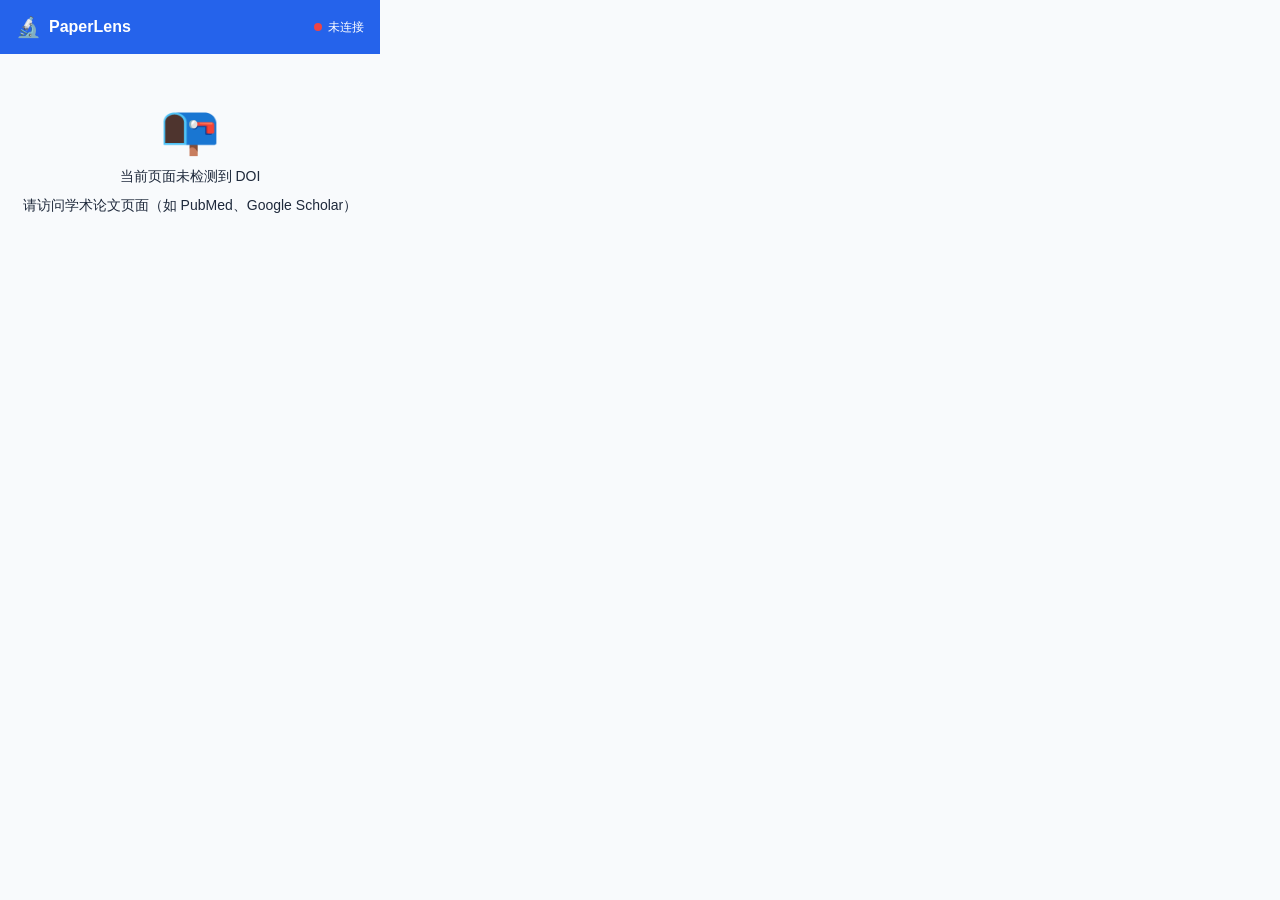
<file: chrome-extension/popup.html>
<!DOCTYPE html>
<html lang="zh-CN">
<head>
  <meta charset="UTF-8">
  <meta name="viewport" content="width=device-width, initial-scale=1.0">
  <title>PaperLens DOI Lookup</title>
  <link rel="stylesheet" href="styles.css">
</head>
<body>
  <div class="container">
    <!-- 头部 -->
    <header class="header">
      <div class="logo">
        <span class="logo-icon">🔬</span>
        <h1>PaperLens</h1>
      </div>
      <div class="connection-status" id="connectionStatus">
        <span class="status-dot"></span>
        <span class="status-text">检测中...</span>
      </div>
    </header>

    <!-- DOI 列表 -->
    <section class="dois-section" id="doisSection">
      <h2>检测到的 DOI</h2>
      <div class="dois-list" id="doisList">
        <div class="loading">正在检测页面 DOI...</div>
      </div>
    </section>

    <!-- 论文详情 -->
    <section class="paper-section" id="paperSection" style="display: none;">
      <div class="paper-header">
        <h2 class="paper-title" id="paperTitle"></h2>
        <div class="paper-meta">
          <span class="paper-authors" id="paperAuthors"></span>
          <span class="paper-journal" id="paperJournal"></span>
          <span class="paper-year" id="paperYear"></span>
        </div>
      </div>

      <div class="paper-stats">
        <div class="stat">
          <span class="stat-label">被引</span>
          <span class="stat-value" id="paperCitations">-</span>
        </div>
        <div class="stat">
          <span class="stat-label">DOI</span>
          <span class="stat-value doi-value" id="paperDoi">-</span>
        </div>
      </div>

      <div class="paper-abstract" id="paperAbstract"></div>

      <div class="paper-actions">
        <button class="btn btn-primary" id="btnCollect" disabled>
          <span class="btn-icon">⭐</span>
          <span class="btn-text">收藏到 PaperLens</span>
        </button>
        <button class="btn btn-outline" id="btnZotero" disabled>
          <span class="btn-icon">📤</span>
          <span class="btn-text">同步到 Zotero</span>
        </button>
        <a class="btn btn-outline" id="btnOpenOa" href="#" target="_blank" style="display: none;">
          <span class="btn-icon">📄</span>
          <span class="btn-text">获取全文</span>
        </a>
      </div>

      <div class="paper-keywords" id="paperKeywords"></div>
    </section>

    <!-- 状态消息 -->
    <div class="message" id="message" style="display: none;"></div>

    <!-- 空状态 -->
    <div class="empty-state" id="emptyState" style="display: none;">
      <span class="empty-icon">📭</span>
      <p>当前页面未检测到 DOI</p>
      <p class="empty-hint">请访问学术论文页面（如 PubMed、Google Scholar）</p>
    </div>

    <!-- 错误状态 -->
    <div class="error-state" id="errorState" style="display: none;">
      <span class="error-icon">⚠️</span>
      <p class="error-message" id="errorMessage"></p>
      <button class="btn btn-outline" id="btnRetry">重试</button>
    </div>
  </div>

  <script src="popup.js"></script>
</body>
</html>
</file>
<file: chrome-extension/styles.css>
/* PaperLens DOI Lookup 样式 */

:root {
  --primary: #2563eb;
  --primary-hover: #1d4ed8;
  --bg: #f8fafc;
  --card: #ffffff;
  --border: #e2e8f0;
  --text: #1e293b;
  --text-secondary: #64748b;
  --success: #10b981;
  --danger: #ef4444;
  --warning: #f59e0b;
  --radius: 8px;
  --shadow: 0 1px 3px rgba(0,0,0,0.1);
}

* {
  margin: 0;
  padding: 0;
  box-sizing: border-box;
}

body {
  width: 380px;
  min-height: 200px;
  max-height: 500px;
  font-family: -apple-system, BlinkMacSystemFont, "Segoe UI", "Microsoft YaHei", sans-serif;
  background: var(--bg);
  color: var(--text);
  line-height: 1.5;
  font-size: 13px;
}

.container {
  display: flex;
  flex-direction: column;
  height: 100%;
}

/* 头部 */
.header {
  background: var(--primary);
  color: white;
  padding: 12px 16px;
  display: flex;
  align-items: center;
  justify-content: space-between;
  flex-shrink: 0;
}

.logo {
  display: flex;
  align-items: center;
  gap: 8px;
}

.logo-icon {
  font-size: 20px;
}

.logo h1 {
  font-size: 16px;
  font-weight: 600;
}

.connection-status {
  display: flex;
  align-items: center;
  gap: 6px;
  font-size: 12px;
}

.status-dot {
  width: 8px;
  height: 8px;
  border-radius: 50%;
  background: var(--warning);
}

.status-dot.connected {
  background: var(--success);
}

.status-dot.disconnected {
  background: var(--danger);
}

/* DOI 列表 */
.dois-section {
  padding: 16px;
  flex: 1;
  overflow-y: auto;
}

.dois-section h2 {
  font-size: 14px;
  font-weight: 600;
  margin-bottom: 12px;
  color: var(--text-secondary);
}

.dois-list {
  display: flex;
  flex-direction: column;
  gap: 8px;
}

.doi-item {
  display: flex;
  align-items: center;
  justify-content: space-between;
  padding: 10px 12px;
  background: var(--card);
  border: 1px solid var(--border);
  border-radius: var(--radius);
  transition: all 0.2s;
}

.doi-item:hover {
  border-color: var(--primary);
  box-shadow: var(--shadow);
}

.doi-text {
  font-family: monospace;
  font-size: 12px;
  color: var(--text);
  word-break: break-all;
  flex: 1;
  margin-right: 8px;
}

/* 论文详情 */
.paper-section {
  padding: 16px;
  flex: 1;
  overflow-y: auto;
}

.paper-header {
  margin-bottom: 12px;
}

.paper-title {
  font-size: 15px;
  font-weight: 600;
  line-height: 1.4;
  margin-bottom: 8px;
}

.paper-meta {
  display: flex;
  flex-wrap: wrap;
  gap: 8px;
  font-size: 12px;
  color: var(--text-secondary);
}

.paper-meta span {
  display: inline-flex;
  align-items: center;
}

.paper-meta span::before {
  content: "•";
  margin-right: 8px;
  color: var(--border);
}

.paper-meta span:first-child::before {
  display: none;
}

/* 论文统计 */
.paper-stats {
  display: flex;
  gap: 16px;
  padding: 12px;
  background: var(--card);
  border: 1px solid var(--border);
  border-radius: var(--radius);
  margin-bottom: 12px;
}

.stat {
  display: flex;
  flex-direction: column;
  align-items: center;
  gap: 4px;
}

.stat-label {
  font-size: 11px;
  color: var(--text-secondary);
}

.stat-value {
  font-size: 16px;
  font-weight: 600;
  color: var(--primary);
}

.doi-value {
  font-size: 11px;
  font-family: monospace;
  word-break: break-all;
  max-width: 200px;
  text-align: center;
}

/* 摘要 */
.paper-abstract {
  font-size: 12px;
  line-height: 1.6;
  color: var(--text);
  margin-bottom: 12px;
  padding: 12px;
  background: var(--card);
  border: 1px solid var(--border);
  border-radius: var(--radius);
  max-height: 120px;
  overflow-y: auto;
}

.paper-abstract strong {
  display: block;
  margin-bottom: 4px;
  color: var(--text-secondary);
  font-size: 11px;
}

/* 关键词 */
.paper-keywords {
  font-size: 12px;
  color: var(--text-secondary);
  margin-bottom: 12px;
}

.paper-keywords strong {
  display: block;
  margin-bottom: 6px;
  font-size: 11px;
}

.keyword {
  display: inline-block;
  padding: 2px 8px;
  background: var(--bg);
  border: 1px solid var(--border);
  border-radius: 12px;
  font-size: 11px;
  margin: 2px;
}

/* 操作按钮 */
.paper-actions {
  display: flex;
  gap: 8px;
  margin-bottom: 12px;
  flex-wrap: wrap;
}

.btn {
  display: inline-flex;
  align-items: center;
  justify-content: center;
  gap: 6px;
  padding: 8px 16px;
  border: none;
  border-radius: var(--radius);
  font-size: 13px;
  font-weight: 500;
  cursor: pointer;
  transition: all 0.2s;
  text-decoration: none;
}

.btn:disabled {
  opacity: 0.6;
  cursor: not-allowed;
}

.btn-primary {
  background: var(--primary);
  color: white;
  flex: 1;
}

.btn-primary:hover:not(:disabled) {
  background: var(--primary-hover);
}

.btn-outline {
  background: white;
  color: var(--text);
  border: 1px solid var(--border);
}

.btn-outline:hover {
  background: var(--bg);
}

.btn-sm {
  padding: 6px 12px;
  font-size: 12px;
}

.btn-icon {
  font-size: 14px;
}

/* 消息 */
.message {
  padding: 12px 16px;
  text-align: center;
  font-size: 13px;
  flex-shrink: 0;
}

.message.loading {
  background: var(--bg);
  color: var(--text-secondary);
}

.message.success {
  background: #d1fae5;
  color: #065f46;
}

.message.error {
  background: #fee2e2;
  color: #991b1b;
}

/* 空状态 */
.empty-state {
  display: flex;
  flex-direction: column;
  align-items: center;
  justify-content: center;
  padding: 40px 20px;
  text-align: center;
}

.empty-icon {
  font-size: 48px;
  margin-bottom: 16px;
}

.empty-state p {
  font-size: 14px;
  color: var(--text);
  margin-bottom: 8px;
}

.empty-hint {
  font-size: 12px;
  color: var(--text-secondary);
}

/* 错误状态 */
.error-state {
  display: flex;
  flex-direction: column;
  align-items: center;
  justify-content: center;
  padding: 40px 20px;
  text-align: center;
}

.error-icon {
  font-size: 48px;
  margin-bottom: 16px;
}

.error-message {
  font-size: 13px;
  color: var(--danger);
  margin-bottom: 16px;
}

/* 加载动画 */
.loading {
  display: flex;
  align-items: center;
  justify-content: center;
  gap: 8px;
  color: var(--text-secondary);
}

.loading::after {
  content: "";
  width: 16px;
  height: 16px;
  border: 2px solid var(--border);
  border-top-color: var(--primary);
  border-radius: 50%;
  animation: spin 1s linear infinite;
}

@keyframes spin {
  to {
    transform: rotate(360deg);
  }
}
</file>
